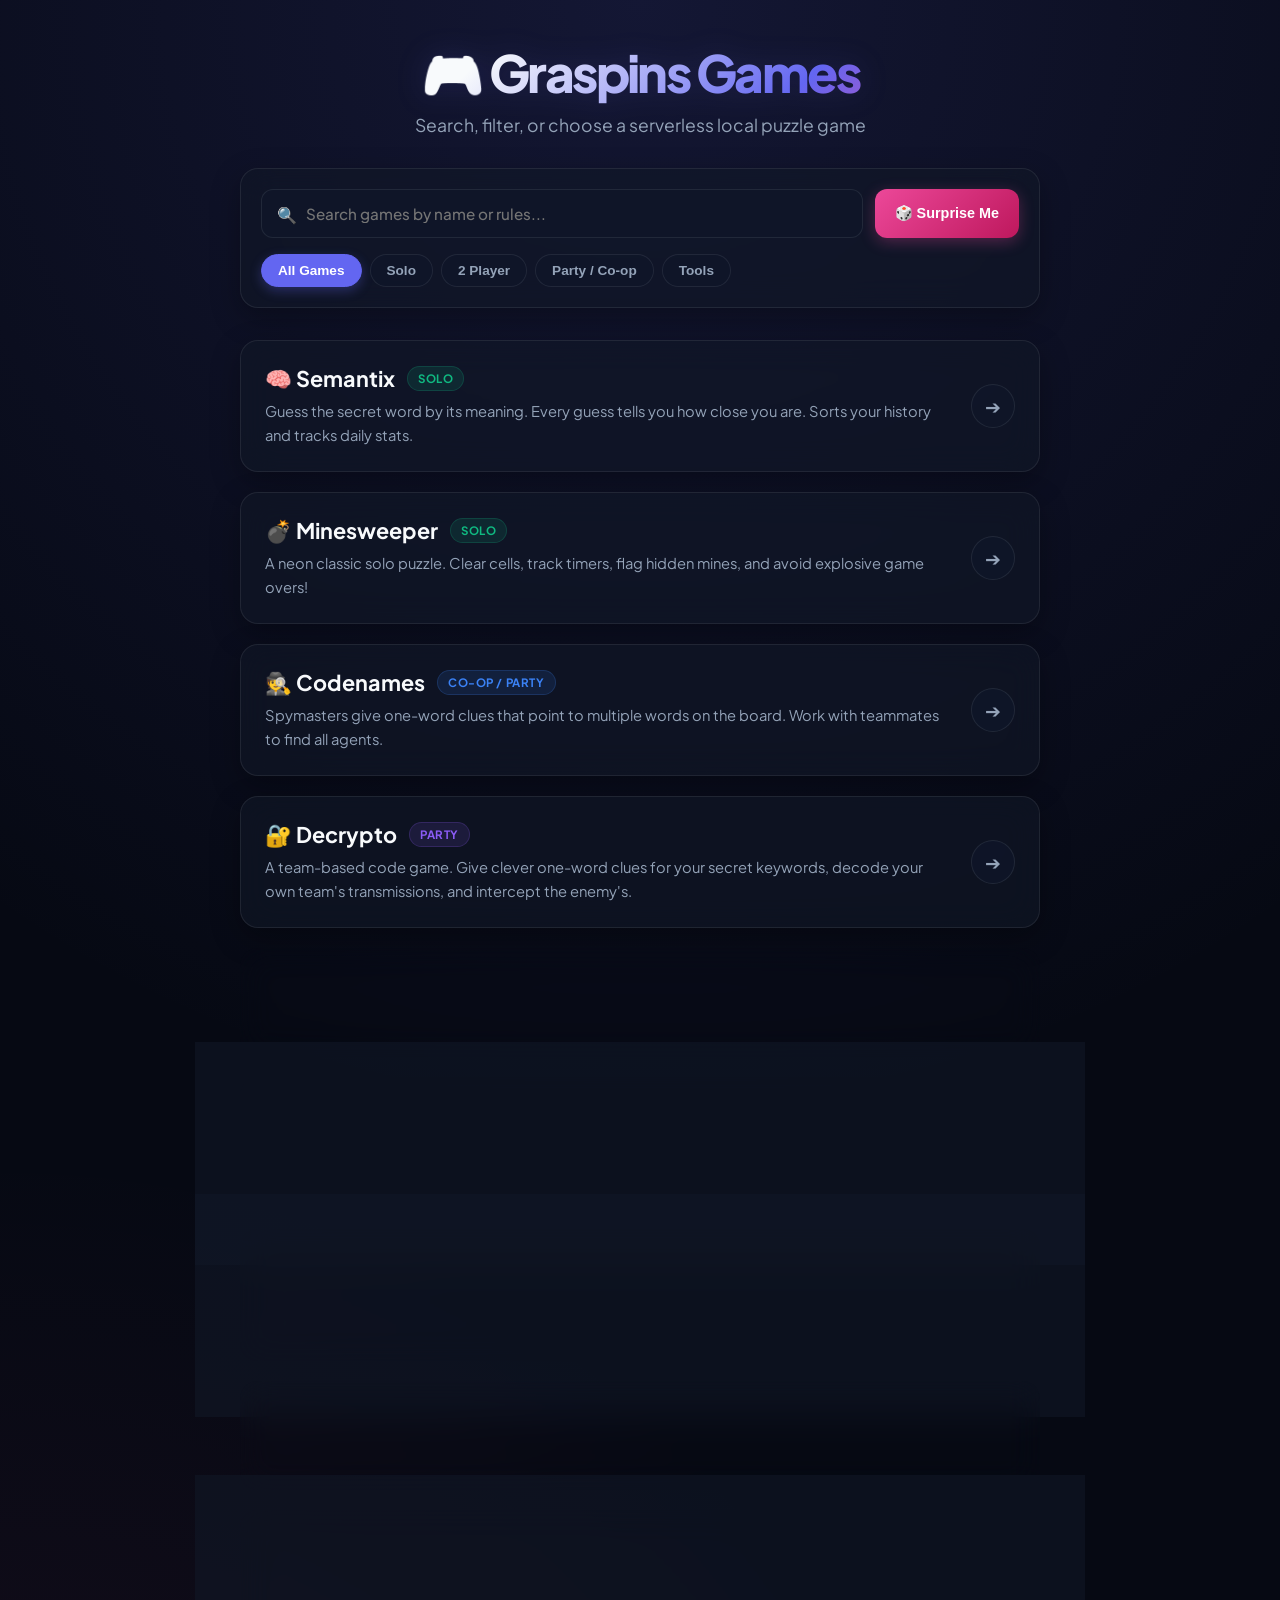
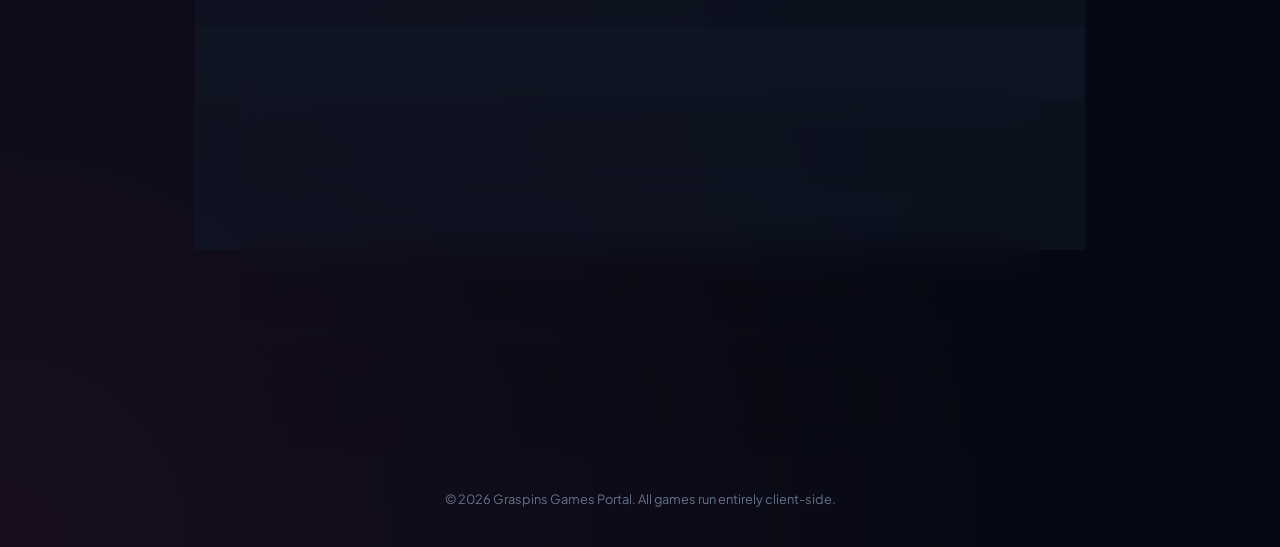
<file: index.html>
<!DOCTYPE html>
<html lang="en">
<head>
    <meta charset="UTF-8">
    <meta name="viewport" content="width=device-width, initial-scale=1.0">
    <title>Graspins Games Portal</title>
    <meta name="description" content="Play online word, logic, and local 2-player board games. Select a category or search to find your game.">
    <link rel="icon" href="data:image/svg+xml,<svg xmlns='http://www.w3.org/2000/svg' viewBox='0 0 100 100'><text y='.9em' font-size='90'>🎮</text></svg>">
    <link href="https://fonts.googleapis.com/css2?family=Plus+Jakarta+Sans:wght@300;400;500;600;700;800&display=swap" rel="stylesheet">
    <style>
        :root {
            --bg-page: #060913;
            --bg-card: rgba(17, 24, 39, 0.6);
            --bg-hover: rgba(30, 41, 59, 0.8);
            --border: rgba(255, 255, 255, 0.08);
            --border-hover: rgba(99, 102, 241, 0.4);
            --text-primary: #f8fafc;
            --text-secondary: #94a3b8;
            --text-muted: #64748b;
            --accent: #6366f1;
            --accent-hover: #4f46e5;
            --radius: 18px;
            --shadow: 0 10px 30px rgba(0, 0, 0, 0.3);
            --transition: all 0.3s cubic-bezier(0.4, 0, 0.2, 1);
        }

        * {
            box-sizing: border-box;
            margin: 0;
            padding: 0;
        }

        body {
            font-family: 'Plus Jakarta Sans', sans-serif;
            background: var(--bg-page);
            background-image: 
                radial-gradient(circle at 50% 0%, rgba(99, 102, 241, 0.15) 0%, transparent 50%),
                radial-gradient(circle at 0% 100%, rgba(236, 72, 153, 0.08) 0%, transparent 40%);
            color: var(--text-primary);
            min-height: 100vh;
            display: flex;
            flex-direction: column;
            align-items: center;
            justify-content: flex-start;
            padding: 40px 24px;
            overflow-y: scroll;
        }

        .container {
            width: 100%;
            max-width: 800px;
            text-align: center;
        }

        header {
            margin-bottom: 32px;
        }

        .logo {
            font-size: 3.2rem;
            font-weight: 800;
            letter-spacing: -0.05em;
            margin-bottom: 8px;
            background: linear-gradient(135deg, #f8fafc 30%, #6366f1 70%, #ec4899 100%);
            -webkit-background-clip: text;
            background-clip: text;
            -webkit-text-fill-color: transparent;
            filter: drop-shadow(0 0 15px rgba(99, 102, 241, 0.15));
            display: flex;
            align-items: center;
            justify-content: center;
            gap: 16px;
        }

        .subtitle {
            color: var(--text-secondary);
            font-size: 1.1rem;
            font-weight: 400;
        }

        /* Filter & Search Bar Section */
        .controls-panel {
            background: var(--bg-card);
            border: 1px solid var(--border);
            backdrop-filter: blur(16px);
            border-radius: var(--radius);
            padding: 20px;
            margin-bottom: 32px;
            box-shadow: var(--shadow);
            display: flex;
            flex-direction: column;
            gap: 16px;
        }

        .search-row {
            display: flex;
            gap: 12px;
            width: 100%;
        }

        .search-wrapper {
            position: relative;
            flex: 1;
        }

        .search-wrapper::before {
            content: "🔍";
            position: absolute;
            left: 16px;
            top: 50%;
            transform: translateY(-50%);
            font-size: 1rem;
            color: var(--text-secondary);
            pointer-events: none;
        }

        .search-input {
            width: 100%;
            background: rgba(15, 23, 42, 0.8);
            border: 1px solid var(--border);
            border-radius: 12px;
            padding: 14px 14px 14px 44px;
            color: #fff;
            font-family: inherit;
            font-size: 0.95rem;
            font-weight: 500;
            transition: var(--transition);
        }

        .search-input:focus {
            outline: none;
            border-color: var(--accent);
            box-shadow: 0 0 15px rgba(99, 102, 241, 0.2);
            background: rgba(15, 23, 42, 0.95);
        }

        .btn-surprise {
            background: linear-gradient(135deg, #ec4899 0%, #be185d 100%);
            color: #fff;
            border: none;
            border-radius: 12px;
            padding: 0 20px;
            font-size: 0.9rem;
            font-weight: 700;
            cursor: pointer;
            box-shadow: 0 4px 15px rgba(236, 72, 153, 0.3);
            white-space: nowrap;
            transition: var(--transition);
            display: flex;
            align-items: center;
            gap: 8px;
        }

        .btn-surprise:hover {
            transform: translateY(-1px);
            box-shadow: 0 6px 20px rgba(236, 72, 153, 0.45);
        }

        .btn-surprise:disabled {
            background: var(--bg-hover);
            color: var(--text-muted);
            box-shadow: none;
            cursor: not-allowed;
            transform: none;
        }

        .filter-tabs {
            display: flex;
            gap: 8px;
            flex-wrap: wrap;
            justify-content: flex-start;
        }

        .filter-tab {
            background: rgba(15, 23, 42, 0.5);
            border: 1px solid var(--border);
            color: var(--text-secondary);
            padding: 8px 16px;
            border-radius: 20px;
            font-size: 0.85rem;
            font-weight: 600;
            cursor: pointer;
            transition: var(--transition);
        }

        .filter-tab:hover {
            color: var(--text-primary);
            border-color: rgba(255, 255, 255, 0.2);
        }

        .filter-tab--active {
            background: var(--accent);
            border-color: var(--accent);
            color: #fff;
            box-shadow: 0 4px 12px rgba(99, 102, 241, 0.3);
        }

        /* Games Grid List */
        .games-grid {
            display: grid;
            grid-template-columns: 1fr;
            gap: 20px;
            margin-bottom: 40px;
        }

        .game-card {
            background: var(--bg-card);
            border: 1px solid var(--border);
            border-radius: var(--radius);
            backdrop-filter: blur(16px);
            padding: 24px;
            text-align: left;
            text-decoration: none;
            color: inherit;
            box-shadow: var(--shadow);
            display: flex;
            justify-content: space-between;
            align-items: center;
            transition: var(--transition);
            cursor: pointer;
            position: relative;
            animation: fadeIn 0.4s cubic-bezier(0.2, 0.8, 0.2, 1) forwards;
        }

        .game-card.hidden {
            display: none !important;
        }

        @keyframes fadeIn {
            from { opacity: 0; transform: translateY(16px) scale(0.98); }
            to { opacity: 1; transform: translateY(0) scale(1); }
        }

        .game-card:hover {
            transform: translateY(-3px);
            border-color: var(--border-hover);
            box-shadow: 0 10px 30px rgba(99, 102, 241, 0.15);
            background: var(--bg-hover);
        }

        /* Card highlight during Shuffle */
        .game-card.card--highlighted {
            border-color: #ec4899 !important;
            box-shadow: 0 0 25px rgba(236, 72, 153, 0.6) !important;
            transform: translateY(-6px) scale(1.02) !important;
            background: rgba(236, 72, 153, 0.12) !important;
        }

        .game-info {
            flex: 1;
            padding-right: 20px;
        }

        .game-title {
            font-size: 1.35rem;
            font-weight: 700;
            margin-bottom: 8px;
            display: flex;
            align-items: center;
            gap: 12px;
            color: var(--text-primary);
        }

        .game-desc {
            font-size: 0.92rem;
            color: var(--text-secondary);
            line-height: 1.6;
        }

        .game-arrow {
            width: 44px;
            height: 44px;
            background: rgba(15, 23, 42, 0.8);
            border: 1px solid var(--border);
            border-radius: 50%;
            display: flex;
            align-items: center;
            justify-content: center;
            font-size: 1.2rem;
            color: var(--text-secondary);
            transition: var(--transition);
        }

        .game-card:hover .game-arrow {
            background: var(--accent);
            border-color: var(--accent);
            color: #fff;
            transform: translateX(4px);
        }

        /* Disabled Card */
        .game-card--disabled {
            cursor: not-allowed;
            opacity: 0.5;
        }

        .game-card--disabled:hover {
            transform: none;
            border-color: var(--border);
            box-shadow: var(--shadow);
            background: var(--bg-card);
        }

        /* Categorized Badges */
        .badge {
            font-size: 0.72rem;
            font-weight: 700;
            padding: 4px 10px;
            border-radius: 999px;
            text-transform: uppercase;
            letter-spacing: 0.05em;
            border: 1px solid transparent;
        }

        .badge--solo { background: rgba(16, 185, 129, 0.12); color: #10b981; border-color: rgba(16, 185, 129, 0.2); }
        .badge--coop { background: rgba(59, 130, 246, 0.12); color: #3b82f6; border-color: rgba(59, 130, 246, 0.2); }
        .badge--party { background: rgba(139, 92, 246, 0.12); color: #8b5cf6; border-color: rgba(139, 92, 246, 0.2); }
        .badge--2player { background: rgba(239, 68, 68, 0.12); color: #ef4444; border-color: rgba(239, 68, 68, 0.2); }
        .badge--tool { background: rgba(13, 148, 136, 0.12); color: #0d9488; border-color: rgba(13, 148, 136, 0.2); }

        .badge--coming-soon {
            background: rgba(255, 255, 255, 0.05);
            color: var(--text-secondary);
            border-color: var(--border);
        }

        footer {
            font-size: 0.8rem;
            color: var(--text-muted);
            margin-top: 20px;
        }

        @media (max-width: 640px) {
            .logo { font-size: 2.4rem; }
            .controls-panel { padding: 14px; }
            .search-row { flex-direction: column; }
            .btn-surprise { height: 48px; justify-content: center; }
            .game-arrow { display: none; }
        }
    </style>
</head>
<body>

    <div class="container">
        <header>
            <div class="logo">🎮 Graspins Games</div>
            <div class="subtitle">Search, filter, or choose a serverless local puzzle game</div>
        </header>

        <!-- Controls Dashboard -->
        <div class="controls-panel">
            <div class="search-row">
                <div class="search-wrapper">
                    <input type="text" id="search-input" class="search-input" placeholder="Search games by name or rules..." autocomplete="off">
                </div>
                <button class="btn-surprise" id="btn-surprise">🎲 Surprise Me</button>
            </div>
            
            <div class="filter-tabs">
                <button class="filter-tab filter-tab--active" data-filter="all">All Games</button>
                <button class="filter-tab" data-filter="solo">Solo</button>
                <button class="filter-tab" data-filter="2player">2 Player</button>
                <button class="filter-tab" data-filter="party">Party / Co-op</button>
                <button class="filter-tab" data-filter="tool">Tools</button>
            </div>
        </div>

        <!-- Games List Grid -->
        <main class="games-grid" id="games-grid">

            <!-- SEMANTIX -->
            <a href="Semantix/index.html" class="game-card" data-category="solo">
                <div class="game-info">
                    <div class="game-title">
                        🧠 Semantix
                        <span class="badge badge--solo">Solo</span>
                    </div>
                    <div class="game-desc">Guess the secret word by its meaning. Every guess tells you how close you
                        are. Sorts your history and tracks daily stats.</div>
                </div>
                <div class="game-arrow">➔</div>
            </a>

            <!-- MINESWEEPER -->
            <a href="minesweeper/index.html" class="game-card" data-category="solo">
                <div class="game-info">
                    <div class="game-title">
                        💣 Minesweeper
                        <span class="badge badge--solo">Solo</span>
                    </div>
                    <div class="game-desc">A neon classic solo puzzle. Clear cells, track timers, flag hidden mines, and avoid explosive game overs!</div>
                </div>
                <div class="game-arrow">➔</div>
            </a>

            <!-- CODENAMES -->
            <a href="codenames/index.html" class="game-card" data-category="party">
                <div class="game-info">
                    <div class="game-title">
                        🕵️ Codenames
                        <span class="badge badge--coop">Co-op / Party</span>
                    </div>
                    <div class="game-desc">Spymasters give one-word clues that point to multiple words on the board.
                        Work with teammates to find all agents.</div>
                </div>
                <div class="game-arrow">➔</div>
            </a>

            <!-- DECRYPTO -->
            <a href="http://decrypto.graspins.com/" class="game-card" data-category="party">
                <div class="game-info">
                    <div class="game-title">
                        🔐 Decrypto
                        <span class="badge badge--party">Party</span>
                    </div>
                    <div class="game-desc">A team-based code game. Give clever one-word clues for your secret keywords, decode your own team's transmissions, and intercept the enemy's.</div>
                </div>
                <div class="game-arrow">➔</div>
            </a>

            <!-- CONNECT FOUR -->
            <a href="connect4/index.html" class="game-card" data-category="2player">
                <div class="game-info">
                    <div class="game-title">
                        🔴 Connect Four
                        <span class="badge badge--2player">2 Player</span>
                    </div>
                    <div class="game-desc">Drop chips into slots to form a line of four matching colors. Interactive gravity-bouncing physics!</div>
                </div>
                <div class="game-arrow">➔</div>
            </a>

            <!-- TIC-TAC-TOE -->
            <a href="tictactoe/index.html" class="game-card" data-category="2player">
                <div class="game-info">
                    <div class="game-title">
                        ❌ Tic-Tac-Toe (x0x)
                        <span class="badge badge--2player">2 Player</span>
                    </div>
                    <div class="game-desc">The classic game of X and O with a glowing neon layout, SVG mark drawing effects, and scoreboards.</div>
                </div>
                <div class="game-arrow">➔</div>
            </a>

            <!-- DOTS AND BOXES -->
            <a href="dotsandboxes/index.html" class="game-card" data-category="2player">
                <div class="game-info">
                    <div class="game-title">
                        📦 Dots & Boxes
                        <span class="badge badge--2player">2 Player</span>
                    </div>
                    <div class="game-desc">Draw lines between dots to claim boxes. A classic strategic board game, optimized for touch screens and local 2-player matches.</div>
                </div>
                <div class="game-arrow">➔</div>
            </a>

            <!-- SPY -->
            <a href="spy/index.html" class="game-card" data-category="party">
                <div class="game-info">
                    <div class="game-title">
                        🕶️ Spy (Who is the Spy?)
                        <span class="badge badge--party">Party</span>
                    </div>
                    <div class="game-desc">Find the spy among the players by asking clever questions without giving away
                        the secret location.</div>
                </div>
                <div class="game-arrow">➔</div>
            </a>

            <!-- JUST ONE -->
            <a href="justone/index.html" class="game-card" data-category="party">
                <div class="game-info">
                    <div class="game-title">
                        ☝️ Just One
                        <span class="badge badge--coop">Co-op</span>
                    </div>
                    <div class="game-desc">A cooperative party game. Write unique one-word clues to help your teammate
                        guess the secret word, but duplicates are discarded!</div>
                </div>
                <div class="game-arrow">➔</div>
            </a>

            <!-- COIN TOSS -->
            <a href="cointoss/index.html" class="game-card" data-category="tool">
                <div class="game-info">
                    <div class="game-title">
                        🪙 Coin Toss
                        <span class="badge badge--tool">Tool</span>
                    </div>
                    <div class="game-desc">Flip a custom 3D gold coin featuring a Dog Head (🐶) and Dog (🐕) with physical spinning transitions and synthesized chimes.</div>
                </div>
                <div class="game-arrow">➔</div>
            </a>

            <!-- MIXER -->
            <a href="mixer/index.html" class="game-card" data-category="tool">
                <div class="game-info">
                    <div class="game-title">
                        🎛️ Mixer
                        <span class="badge badge--tool">Tool</span>
                    </div>
                    <div class="game-desc">A handy tool to randomize teams, group pairings, and distribute players for
                        activities.</div>
                </div>
                <div class="game-arrow">➔</div>
            </a>

            <!-- FUTURE -->
            <div class="game-card game-card--disabled" id="game-future">
                <div class="game-info">
                    <div class="game-title">
                        ✨ More Games
                        <span class="badge badge--coming-soon">Planned</span>
                    </div>
                    <div class="game-desc">Stay tuned for more puzzle and multiplayer games hosted directly here.</div>
                </div>
            </div>
        </main>

        <footer>
            &copy; 2026 Graspins Games Portal. All games run entirely client-side.
        </footer>
    </div>

    <script>
        // Web Audio context for Surprise Me wheel sounds
        let audioCtx = null;
        function playTickSound(pitch = 600) {
            try {
                if (!audioCtx) {
                    audioCtx = new (window.AudioContext || window.webkitAudioContext)();
                }
                if (audioCtx.state === 'suspended') {
                    audioCtx.resume();
                }
                const osc = audioCtx.createOscillator();
                const gain = audioCtx.createGain();
                
                osc.type = 'sine';
                osc.frequency.setValueAtTime(pitch, audioCtx.currentTime);
                
                gain.gain.setValueAtTime(0.06, audioCtx.currentTime);
                gain.gain.exponentialRampToValueAtTime(0.001, audioCtx.currentTime + 0.05);
                
                osc.connect(gain);
                gain.connect(audioCtx.destination);
                osc.start();
                osc.stop(audioCtx.currentTime + 0.06);
            } catch(e) {}
        }

        // Filtering Logic
        const searchInput = document.getElementById('search-input');
        const filterTabs = document.querySelectorAll('.filter-tab');
        const cards = document.querySelectorAll('.game-card:not(#game-future)');
        let currentFilter = 'all';

        function filterGames() {
            const query = searchInput.value.toLowerCase().trim();
            cards.forEach(card => {
                const title = card.querySelector('.game-title').textContent.toLowerCase();
                const desc = card.querySelector('.game-desc').textContent.toLowerCase();
                const category = card.getAttribute('data-category');

                const matchesSearch = title.includes(query) || desc.includes(query);
                const matchesFilter = currentFilter === 'all' || category === currentFilter;

                if (matchesSearch && matchesFilter) {
                    card.classList.remove('hidden');
                } else {
                    card.classList.add('hidden');
                }
            });
        }

        // Event listeners for searching & filtering
        searchInput.addEventListener('input', filterGames);

        filterTabs.forEach(tab => {
            tab.addEventListener('click', () => {
                filterTabs.forEach(t => t.classList.remove('filter-tab--active'));
                tab.classList.add('filter-tab--active');
                currentFilter = tab.getAttribute('data-filter');
                filterGames();
            });
        });

        // "Surprise Me" Shuffle Picker
        const btnSurprise = document.getElementById('btn-surprise');
        let isShuffling = false;

        btnSurprise.addEventListener('click', () => {
            if (isShuffling) return;

            // Gather currently visible cards
            const visibleCards = Array.from(cards).filter(c => !c.classList.contains('hidden'));
            if (visibleCards.length === 0) return;

            isShuffling = true;
            btnSurprise.disabled = true;

            let currentIndex = 0;
            let duration = 60; // flash interval in ms
            let steps = 14 + Math.floor(Math.random() * 10); // total shuffle jumps
            let currentStep = 0;

            function shuffleCycle() {
                // Clear highlights
                visibleCards.forEach(c => c.classList.remove('card--highlighted'));

                // Set highlight on current element
                const activeCard = visibleCards[currentIndex];
                activeCard.classList.add('card--highlighted');
                
                // Play arcade ticking sound
                playTickSound(600 + (currentIndex * 60));

                // Move index
                currentIndex = (currentIndex + 1) % visibleCards.length;
                currentStep++;

                if (currentStep < steps) {
                    // Slow down progressively
                    if (currentStep > steps * 0.75) {
                        duration += 60;
                    } else if (currentStep > steps * 0.45) {
                        duration += 25;
                    }
                    setTimeout(shuffleCycle, duration);
                } else {
                    // Final Stop Highlight
                    playTickSound(1000);
                    setTimeout(() => {
                        activeCard.classList.remove('card--highlighted');
                        isShuffling = false;
                        btnSurprise.disabled = false;
                        activeCard.click(); // Open the chosen game!
                    }, 800);
                }
            }

            shuffleCycle();
        });
    </script>
</body>
</html>
</file>
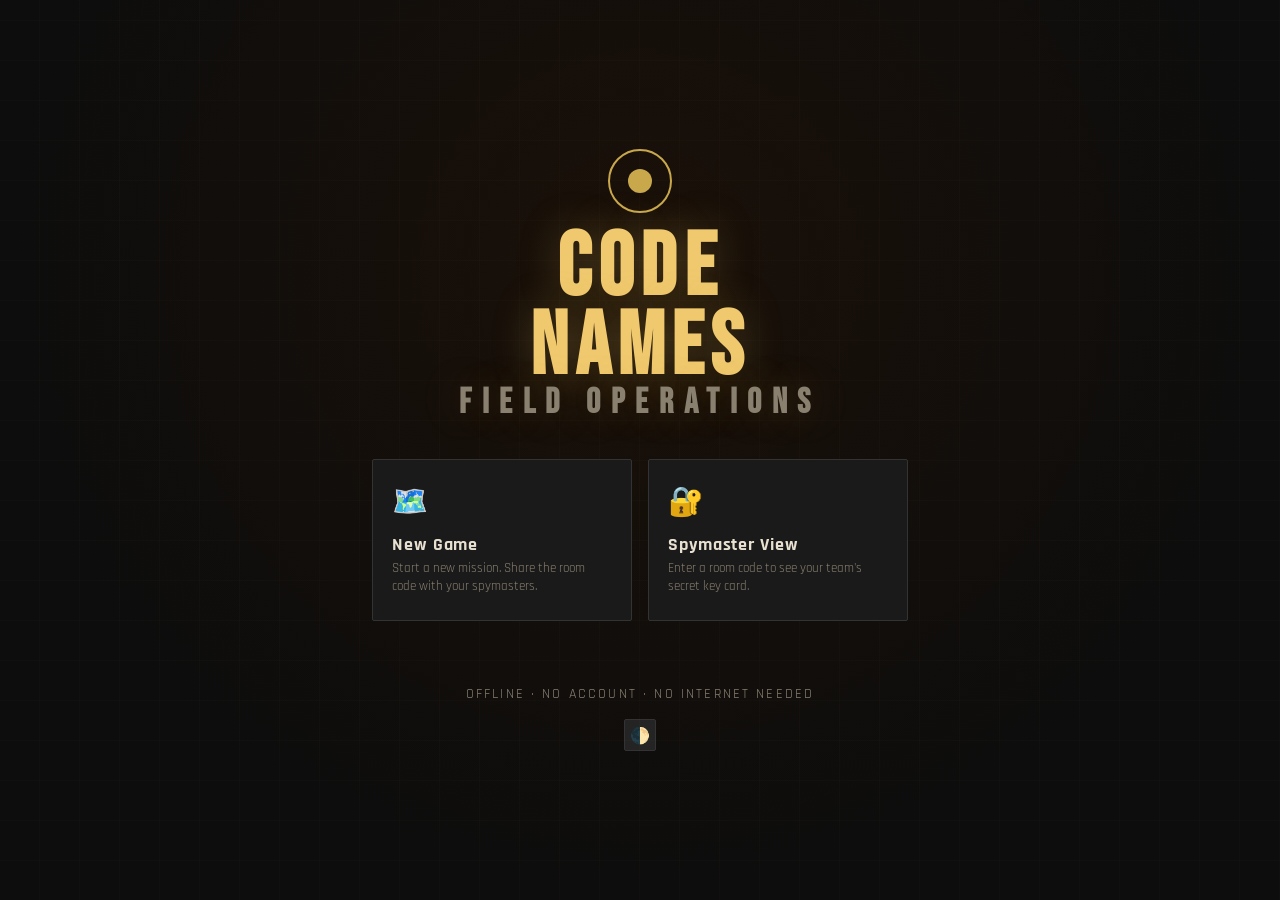
<file: codenames/index.html>
<!doctype html>
<html lang="en">
  <head>
    <meta charset="UTF-8" />
    <meta
      name="viewport"
      content="width=device-width, initial-scale=1.0, maximum-scale=1.0, user-scalable=no"
    />
    <title>Codenames</title>
    <style>
      @import url("https://fonts.googleapis.com/css2?family=Bebas+Neue&family=Rajdhani:wght@400;500;600;700&display=swap");

      :root {
        --red: #c0392b;
        --red-light: #e74c3c;
        --blue: #1a5276;
        --blue-light: #2980b9;
        --neutral: #7f8c8d;
        --assassin: #1a1a1a;
        --bystander: #d4b896;
        --bystander-dark: #b8986a;
        --bg: #0d0d0d;
        --surface: #1a1a1a;
        --surface2: #242424;
        --text: #e8e0d0;
        --text-dim: #8a8070;
        --gold: #c9a84c;
        --gold-light: #f0c96e;
        --border: #333;
      }

      /* ── LIGHT THEME ── */
      body.light {
        --bg: #f0ece4;
        --surface: #e8e2d8;
        --surface2: #ddd8ce;
        --text: #2a2218;
        --text-dim: #7a6e5e;
        --gold: #a07828;
        --gold-light: #c49a3c;
        --border: #c8c0b0;
        --assassin: #2a2a2a;
        --bystander: #c4a878;
        --bystander-dark: #9a7c4e;
      }

      body.light #home {
        background: radial-gradient(
          ellipse at 50% 30%,
          #e8dcc8 0%,
          #f0ece4 70%
        );
      }

      body.light #home::before {
        background-image:
          repeating-linear-gradient(
            0deg,
            transparent,
            transparent 39px,
            rgba(160, 120, 40, 0.06) 40px
          ),
          repeating-linear-gradient(
            90deg,
            transparent,
            transparent 39px,
            rgba(160, 120, 40, 0.06) 40px
          );
      }

      body.light input[type="text"] {
        background: #fff;
      }

      body.light .card:not(.revealed) {
        background: #fff;
      }
      body.light .card-word {
        color: var(--text);
      }
      body.light .revealed-bystander .card-word {
        color: #fff;
      }
      body.light .revealed-assassin {
        background: #2a2a2a;
      }
      body.light .revealed-assassin .card-word {
        color: #666;
      }

      body.light .spy-cell.type-bystander {
        color: #5a3a10;
      }

      /* theme toggle button */
      .theme-toggle {
        background: var(--surface2);
        border: 1px solid var(--border);
        color: var(--text-dim);
        font-size: 1rem;
        width: 32px;
        height: 32px;
        display: flex;
        align-items: center;
        justify-content: center;
        cursor: pointer;
        border-radius: 2px;
        transition: all 0.15s;
        flex-shrink: 0;
      }
      .theme-toggle:hover {
        border-color: var(--gold);
        color: var(--text);
      }

      * {
        box-sizing: border-box;
        margin: 0;
        padding: 0;
      }

      body {
        font-family: "Rajdhani", sans-serif;
        background: var(--bg);
        color: var(--text);
        min-height: 100vh;
        overflow-x: hidden;
      }

      /* ── SCREENS ── */
      .screen {
        display: none;
        min-height: 100vh;
      }
      .screen.active {
        display: flex;
        flex-direction: column;
      }

      /* ── HOME ── */
      #home {
        align-items: center;
        justify-content: center;
        background: radial-gradient(
          ellipse at 50% 30%,
          #1a1008 0%,
          #0d0d0d 70%
        );
        padding: 2rem;
        text-align: center;
        position: relative;
        overflow: hidden;
      }

      #home::before {
        content: "";
        position: absolute;
        inset: 0;
        background-image:
          repeating-linear-gradient(
            0deg,
            transparent,
            transparent 39px,
            rgba(201, 168, 76, 0.04) 40px
          ),
          repeating-linear-gradient(
            90deg,
            transparent,
            transparent 39px,
            rgba(201, 168, 76, 0.04) 40px
          );
        pointer-events: none;
      }

      .logo-wrap {
        margin-bottom: 2.5rem;
        position: relative;
      }

      .logo-eye {
        width: 64px;
        height: 64px;
        margin: 0 auto 1rem;
        border: 2px solid var(--gold);
        border-radius: 50%;
        display: flex;
        align-items: center;
        justify-content: center;
        position: relative;
        animation: pulse 3s ease-in-out infinite;
      }

      .logo-eye::after {
        content: "";
        width: 24px;
        height: 24px;
        background: var(--gold);
        border-radius: 50%;
      }

      @keyframes pulse {
        0%,
        100% {
          box-shadow: 0 0 0 0 rgba(201, 168, 76, 0.4);
        }
        50% {
          box-shadow: 0 0 0 12px rgba(201, 168, 76, 0);
        }
      }

      h1.title {
        font-family: "Bebas Neue", sans-serif;
        font-size: clamp(3rem, 10vw, 5.5rem);
        letter-spacing: 0.08em;
        color: var(--gold-light);
        text-shadow: 0 0 40px rgba(201, 168, 76, 0.3);
        line-height: 0.9;
      }

      h1.title span {
        color: var(--text-dim);
        font-size: 0.4em;
        display: block;
        letter-spacing: 0.3em;
      }

      .tagline {
        font-size: 0.9rem;
        color: var(--text-dim);
        letter-spacing: 0.15em;
        text-transform: uppercase;
        margin-top: 0.5rem;
      }

      .home-cards {
        display: flex;
        gap: 1rem;
        flex-wrap: wrap;
        justify-content: center;
        width: 100%;
        max-width: 600px;
        margin-bottom: 2rem;
      }

      .mode-card {
        flex: 1;
        min-width: 160px;
        max-width: 260px;
        background: var(--surface);
        border: 1px solid var(--border);
        border-radius: 2px;
        padding: 1.5rem 1.2rem;
        cursor: pointer;
        transition: all 0.2s;
        text-align: left;
        position: relative;
        overflow: hidden;
      }

      .mode-card::before {
        content: "";
        position: absolute;
        top: 0;
        left: 0;
        right: 0;
        height: 2px;
        transition: opacity 0.2s;
        opacity: 0;
      }

      .mode-card.red-card::before {
        background: var(--red-light);
      }
      .mode-card.blue-card::before {
        background: var(--blue-light);
      }
      .mode-card.neutral-card::before {
        background: var(--gold);
      }

      .mode-card:hover {
        border-color: var(--gold);
        transform: translateY(-2px);
      }
      .mode-card:hover::before {
        opacity: 1;
      }

      .mode-icon {
        font-size: 1.8rem;
        margin-bottom: 0.8rem;
      }
      .mode-title {
        font-size: 1.1rem;
        font-weight: 700;
        color: var(--text);
        letter-spacing: 0.05em;
        margin-bottom: 0.3rem;
      }
      .mode-desc {
        font-size: 0.8rem;
        color: var(--text-dim);
        line-height: 1.4;
      }

      .room-form {
        display: flex;
        flex-direction: column;
        gap: 0.75rem;
        width: 100%;
        max-width: 340px;
      }

      .home-section {
        display: flex;
        flex-direction: column;
        gap: 0.7rem;
        width: 100%;
        max-width: 340px;
        text-align: left;
      }

      .home-section .btn-primary {
        margin-top: 0.6rem;
      }
      .home-section .back-btn {
        width: 100%;
      }

      .hint-text {
        font-size: 0.75rem;
        color: var(--text-dim);
        margin-top: -0.3rem;
      }

      .field-label {
        font-size: 0.7rem;
        letter-spacing: 0.2em;
        text-transform: uppercase;
        color: var(--text-dim);
        margin-bottom: 0.3rem;
      }

      input[type="text"] {
        width: 100%;
        background: var(--surface2);
        border: 1px solid var(--border);
        color: var(--text);
        font-family: "Bebas Neue", sans-serif;
        font-size: 1.8rem;
        letter-spacing: 0.15em;
        padding: 0.6rem 0.8rem;
        outline: none;
        border-radius: 2px;
        text-align: center;
        text-transform: uppercase;
        transition: border-color 0.2s;
      }

      input[type="text"]:focus {
        border-color: var(--gold);
      }
      input[type="text"]::placeholder {
        color: var(--text-dim);
        opacity: 0.4;
      }

      .team-toggle {
        display: flex;
        gap: 0.5rem;
      }

      .team-btn {
        flex: 1;
        padding: 0.7rem;
        border: 1px solid var(--border);
        background: var(--surface2);
        color: var(--text-dim);
        font-family: "Rajdhani", sans-serif;
        font-size: 0.9rem;
        font-weight: 700;
        letter-spacing: 0.1em;
        text-transform: uppercase;
        cursor: pointer;
        border-radius: 2px;
        transition: all 0.15s;
      }

      .team-btn.red.active {
        background: var(--red);
        border-color: var(--red-light);
        color: white;
      }
      .team-btn.blue.active {
        background: var(--blue);
        border-color: var(--blue-light);
        color: white;
      }
      .team-btn:not(.active):hover {
        border-color: var(--gold);
        color: var(--text);
      }

      .category-toggle {
        display: flex;
        gap: 0.5rem;
      }

      .category-btn {
        flex: 1;
        padding: 0.6rem 0.3rem;
        border: 1px solid var(--border);
        background: var(--surface2);
        color: var(--text-dim);
        font-family: "Rajdhani", sans-serif;
        font-size: 0.72rem;
        font-weight: 700;
        letter-spacing: 0.05em;
        text-transform: uppercase;
        cursor: pointer;
        border-radius: 2px;
        transition: all 0.15s;
        display: flex;
        flex-direction: column;
        align-items: center;
        justify-content: flex-start;
        gap: 0.3rem;
        line-height: 1.15;
        text-align: center;
        min-width: 0;
      }

      .category-btn .cat-icon {
        font-size: 1.4rem;
        line-height: 1;
      }

      .category-btn.active {
        background: var(--gold);
        color: #0d0d0d;
        border-color: var(--gold);
      }

      .category-btn:not(.active):hover {
        border-color: var(--gold);
        color: var(--text);
      }

      .era-filter {
        display: flex;
        flex-direction: column;
        gap: 0.35rem;
        animation: era-reveal 0.2s ease-out;
      }

      @keyframes era-reveal {
        from {
          opacity: 0;
          transform: translateY(-4px);
        }
        to {
          opacity: 1;
          transform: translateY(0);
        }
      }

      .era-chips {
        display: flex;
        flex-wrap: wrap;
        gap: 0.35rem;
      }

      .era-btn {
        padding: 0.4rem 0.7rem;
        border: 1px solid var(--border);
        background: var(--surface2);
        color: var(--text-dim);
        font-family: "Rajdhani", sans-serif;
        font-size: 0.75rem;
        font-weight: 600;
        letter-spacing: 0.06em;
        text-transform: uppercase;
        cursor: pointer;
        border-radius: 12px;
        transition: all 0.15s;
        white-space: nowrap;
      }

      .era-btn.active {
        background: var(--gold);
        color: #0d0d0d;
        border-color: var(--gold);
      }

      .era-btn:not(.active):hover {
        border-color: var(--gold);
        color: var(--text);
      }

      .btn-primary {
        background: var(--gold);
        color: #0d0d0d;
        border: none;
        font-family: "Bebas Neue", sans-serif;
        font-size: 1.2rem;
        letter-spacing: 0.15em;
        padding: 0.8rem 2rem;
        cursor: pointer;
        border-radius: 2px;
        transition: all 0.15s;
        width: 100%;
      }

      .btn-primary:hover {
        background: var(--gold-light);
        transform: translateY(-1px);
      }
      .btn-primary:active {
        transform: translateY(0);
      }

      .divider {
        display: flex;
        align-items: center;
        gap: 1rem;
        color: var(--text-dim);
        font-size: 0.75rem;
        letter-spacing: 0.1em;
        margin: 0.5rem 0;
      }

      .divider::before,
      .divider::after {
        content: "";
        flex: 1;
        height: 1px;
        background: var(--border);
      }

      /* ── BOARD SCREEN ── */
      #board-screen {
        background: var(--bg);
      }

      .board-header {
        display: grid;
        grid-template-columns: auto 1fr auto auto;
        align-items: center;
        padding: 0.6rem 1rem;
        background: var(--surface);
        border-bottom: 1px solid var(--border);
        gap: 0.6rem 1rem;
      }

      .board-header .score-display {
        justify-self: center;
      }
      .board-header .turn-indicator {
        justify-self: end;
      }

      @media (max-width: 720px) {
        .board-header {
          grid-template-columns: 1fr auto;
          grid-template-areas:
            "room actions"
            "score score"
            "turn turn";
          row-gap: 0.5rem;
        }
        .board-header > .room-badge {
          grid-area: room;
          justify-self: start;
        }
        .board-header > .header-actions {
          grid-area: actions;
          justify-self: end;
        }
        .board-header > .score-display {
          grid-area: score;
          justify-self: center;
        }
        .board-header > .turn-indicator {
          grid-area: turn;
          justify-self: center;
        }
      }

      .room-badge {
        font-family: "Bebas Neue", sans-serif;
        font-size: 0.85rem;
        letter-spacing: 0.2em;
        color: var(--text-dim);
      }

      .room-badge span {
        color: var(--gold);
        font-size: 1.1rem;
      }

      .score-display {
        display: flex;
        gap: 1.5rem;
        align-items: center;
      }

      .score-team {
        display: flex;
        flex-direction: column;
        align-items: center;
        line-height: 1;
      }

      .score-num {
        font-family: "Bebas Neue", sans-serif;
        font-size: 2rem;
      }

      .score-label {
        font-size: 0.6rem;
        letter-spacing: 0.15em;
        text-transform: uppercase;
        color: var(--text-dim);
      }

      .score-team.red .score-num {
        color: var(--red-light);
      }
      .score-team.blue .score-num {
        color: var(--blue-light);
      }

      .turn-indicator {
        font-family: "Bebas Neue", sans-serif;
        font-size: 1rem;
        letter-spacing: 0.1em;
        padding: 0.3rem 0.8rem;
        border-radius: 2px;
        border: 1px solid currentColor;
      }

      .turn-indicator.red {
        color: var(--red-light);
        border-color: var(--red);
      }
      .turn-indicator.blue {
        color: var(--blue-light);
        border-color: var(--blue);
      }

      .header-actions {
        display: flex;
        gap: 0.5rem;
      }

      .btn-sm {
        background: var(--surface2);
        border: 1px solid var(--border);
        color: var(--text-dim);
        font-family: "Rajdhani", sans-serif;
        font-size: 0.75rem;
        font-weight: 600;
        letter-spacing: 0.1em;
        text-transform: uppercase;
        padding: 0.4rem 0.8rem;
        cursor: pointer;
        border-radius: 2px;
        transition: all 0.15s;
      }

      .btn-sm:hover {
        border-color: var(--gold);
        color: var(--text);
      }
      .btn-sm.danger:hover {
        border-color: var(--red-light);
        color: var(--red-light);
      }

      /* ── GRID ── */
      .grid-wrap {
        flex: 1;
        display: flex;
        align-items: center;
        justify-content: center;
        padding: 1rem;
      }

      .grid {
        display: grid;
        grid-template-columns: repeat(5, 1fr);
        gap: 0.5rem;
        width: 100%;
        max-width: 900px;
      }

      .card {
        aspect-ratio: 3/2;
        background: var(--surface2);
        border: 1px solid var(--border);
        border-radius: 3px;
        display: flex;
        align-items: center;
        justify-content: center;
        cursor: pointer;
        position: relative;
        overflow: hidden;
        transition: all 0.15s;
        user-select: none;
      }

      .card:hover:not(.revealed) {
        border-color: var(--gold);
        transform: scale(1.02);
      }
      .card:active:not(.revealed) {
        transform: scale(0.98);
      }

      .card-word {
        font-family: "Bebas Neue", sans-serif;
        font-size: clamp(1.1rem, 3vw, 1.7rem);
        letter-spacing: 0.06em;
        color: var(--text);
        text-align: center;
        padding: 0.2rem;
        transition: color 0.2s;
        z-index: 1;
        line-height: 1.05;
        word-break: break-word;
        hyphens: auto;
      }

      /* Adaptive sizing for long titles on the main board */
      .card[data-len="long"] .card-word {
        font-size: clamp(0.95rem, 2.4vw, 1.35rem);
      }
      .card[data-len="xlong"] .card-word {
        font-size: clamp(0.75rem, 1.9vw, 1.05rem);
        letter-spacing: 0.02em;
      }

      /* ── Pictures mode (official rules: 20 cards, 5x4) ── */
      .grid.pictures-mode {
        grid-template-columns: repeat(5, 1fr);
        max-width: 1000px;
      }

      .card.pic {
        aspect-ratio: 4/3;
        padding: 0;
        background: var(--surface2);
      }

      .card-pic {
        width: 100%;
        height: 100%;
        object-fit: cover;
        display: block;
        transition:
          opacity 0.2s,
          filter 0.2s;
      }

      /* Revealed picture cards: photo dims, team color floods over it */
      .card.pic.revealed .card-pic {
        opacity: 0.25;
        filter: grayscale(0.8);
      }
      .card.pic.revealed::after {
        content: "";
        position: absolute;
        inset: 0;
        pointer-events: none;
        border-radius: inherit;
      }
      .card.pic.revealed-red {
        border: 3px solid var(--red);
      }
      .card.pic.revealed-red::after {
        background: rgba(192, 57, 43, 0.45);
      }
      .card.pic.revealed-blue {
        border: 3px solid var(--blue);
      }
      .card.pic.revealed-blue::after {
        background: rgba(41, 128, 185, 0.45);
      }
      .card.pic.revealed-bystander {
        border: 3px solid var(--bystander);
      }
      .card.pic.revealed-bystander::after {
        background: rgba(212, 184, 150, 0.45);
      }
      .card.pic.revealed-assassin {
        border: 3px solid #000;
      }
      .card.pic.revealed-assassin::after {
        background: rgba(0, 0, 0, 0.75);
      }

      /* Spymaster overlay (colored background hint) */
      .card.spy-red {
        border-color: rgba(192, 57, 43, 0.6);
        background: rgba(192, 57, 43, 0.15);
      }
      .card.spy-blue {
        border-color: rgba(41, 128, 185, 0.5);
        background: rgba(41, 128, 185, 0.15);
      }
      .card.spy-assassin {
        border-color: rgba(30, 30, 30, 0.9);
        background: rgba(10, 10, 10, 0.6);
      }
      .card.spy-bystander {
        border-color: rgba(212, 184, 150, 0.4);
        background: rgba(212, 184, 150, 0.08);
      }

      /* Revealed states */
      .card.revealed {
        cursor: default;
      }
      .card.revealed:hover {
        transform: none;
        border-color: var(--border);
      }

      .card.revealed-red {
        background: var(--red);
        border-color: var(--red-light);
      }

      .card.revealed-red .card-word {
        color: white;
      }

      .card.revealed-blue {
        background: var(--blue);
        border-color: var(--blue-light);
      }

      .card.revealed-blue .card-word {
        color: white;
      }

      .card.revealed-bystander {
        background: var(--bystander-dark);
        border-color: var(--bystander);
      }

      .card.revealed-bystander .card-word {
        color: #2d1a00;
      }

      .card.revealed-assassin {
        background: #111;
        border-color: #333;
      }

      .card.revealed-assassin .card-word {
        color: #555;
      }

      .card.revealed-assassin::after {
        content: "✕";
        position: absolute;
        font-size: 2rem;
        color: #333;
        font-family: sans-serif;
      }

      .card-badge {
        position: absolute;
        top: 4px;
        right: 4px;
        width: 8px;
        height: 8px;
        border-radius: 50%;
      }

      .spy-red .card-badge {
        background: var(--red-light);
      }
      .spy-blue .card-badge {
        background: var(--blue-light);
      }
      .spy-assassin .card-badge {
        background: #555;
      }

      /* ── SPYMASTER SCREEN ── */
      #spy-screen {
        background: var(--bg);
      }

      .spy-header {
        padding: 0.6rem 0.8rem;
        background: var(--surface);
        border-bottom: 1px solid var(--border);
        display: grid;
        grid-template-columns: 1fr auto;
        gap: 0.5rem 0.8rem;
        align-items: center;
      }

      .spy-header-top {
        display: flex;
        align-items: center;
        gap: 0.8rem;
        flex-wrap: wrap;
        min-width: 0;
      }

      .spy-header-actions {
        display: flex;
        gap: 0.4rem;
        align-items: center;
        flex-shrink: 0;
      }

      .spy-header-bottom {
        grid-column: 1 / -1;
        display: flex;
        align-items: center;
        justify-content: space-between;
        gap: 0.5rem;
        flex-wrap: wrap;
      }

      @media (min-width: 600px) {
        .spy-header {
          grid-template-columns: auto 1fr auto auto;
        }
        .spy-header-bottom {
          grid-column: auto;
          justify-content: flex-end;
          gap: 1rem;
        }
      }

      .spy-title {
        font-family: "Bebas Neue", sans-serif;
        font-size: 1.1rem;
        letter-spacing: 0.15em;
      }

      .spy-title.red {
        color: var(--red-light);
      }
      .spy-title.blue {
        color: var(--blue-light);
      }

      .spy-grid-wrap {
        flex: 1;
        display: flex;
        align-items: center;
        justify-content: center;
        padding: 0.6rem;
      }

      .spy-grid {
        display: grid;
        grid-template-columns: repeat(5, 1fr);
        gap: 4px;
        width: 100%;
        max-width: 100%;
      }

      @media (min-width: 600px) {
        .spy-grid {
          max-width: 480px;
        }
        .spy-grid-wrap {
          padding: 1rem;
        }
      }

      .spy-cell {
        aspect-ratio: 1;
        border-radius: 3px;
        display: flex;
        flex-direction: column;
        align-items: center;
        justify-content: center;
        font-family: "Bebas Neue", sans-serif;
        font-size: clamp(0.7rem, 2.8vw, 1.05rem);
        letter-spacing: 0.04em;
        text-align: center;
        padding: 3px;
        border: 1px solid transparent;
        position: relative;
        transition: opacity 0.3s;
        gap: 1px;
      }

      .spy-cell.type-red {
        background: var(--red);
        color: white;
        border-color: var(--red-light);
      }
      .spy-cell.type-blue {
        background: var(--blue);
        color: white;
        border-color: var(--blue-light);
      }
      .spy-cell.type-assassin {
        background: #111;
        color: #555;
        border-color: #333;
      }
      .spy-cell.type-bystander {
        background: var(--bystander-dark);
        color: #2d1a00;
        border-color: var(--bystander);
      }
      .spy-cell.done {
        opacity: 0.35;
      }
      .spy-cell.done .spy-word {
        text-decoration: line-through;
        opacity: 0.5;
      }
      .spy-cell.done::before {
        content: "✓";
        position: absolute;
        top: 2px;
        right: 4px;
        font-size: 0.75em;
        color: rgba(255, 255, 255, 0.7);
        font-family: sans-serif;
        line-height: 1;
      }

      /* Word label centered inside cell */
      .spy-word {
        font-size: clamp(0.95rem, 3.6vw, 1.25rem);
        text-align: center;
        overflow: hidden;
        width: 100%;
        padding: 0 2px;
        opacity: 1;
        line-height: 1.05;
        letter-spacing: 0.02em;
        /* Allow wrapping for multi-word titles, with bounded line count */
        display: -webkit-box;
        -webkit-line-clamp: 3;
        -webkit-box-orient: vertical;
        word-break: break-word;
        hyphens: auto;
      }

      /* Auto-shrink the word in cells that hold longer titles */
      .spy-cell[data-len="long"] .spy-word {
        font-size: clamp(0.7rem, 2.6vw, 0.95rem);
      }
      .spy-cell[data-len="xlong"] .spy-word {
        font-size: clamp(0.55rem, 2.1vw, 0.8rem);
      }

      /* ── Spy view pictures mode ── */
      .spy-grid.pictures-mode {
        grid-template-columns: repeat(4, 1fr);
      }

      @media (min-width: 600px) {
        .spy-grid.pictures-mode {
          grid-template-columns: repeat(5, 1fr);
          max-width: 560px;
        }
      }

      .spy-cell.pic {
        aspect-ratio: 4/3;
        padding: 0;
        overflow: hidden;
        border-width: 3px;
        border-style: solid;
      }

      .spy-pic {
        width: 100%;
        height: 100%;
        object-fit: cover;
        display: block;
      }

      /* Team color comes from the border + a subtle tint overlay so the photo stays visible */
      .spy-cell.pic.type-red {
        border-color: var(--red);
        background: var(--red);
      }
      .spy-cell.pic.type-blue {
        border-color: var(--blue);
        background: var(--blue);
      }
      .spy-cell.pic.type-assassin {
        border-color: #000;
        background: #000;
      }
      .spy-cell.pic.type-bystander {
        border-color: var(--bystander);
        background: var(--bystander);
      }

      .spy-cell.pic::after {
        content: "";
        position: absolute;
        inset: 0;
        pointer-events: none;
      }
      .spy-cell.pic.type-red::after {
        background: rgba(192, 57, 43, 0.22);
      }
      .spy-cell.pic.type-blue::after {
        background: rgba(41, 128, 185, 0.22);
      }
      .spy-cell.pic.type-bystander::after {
        background: rgba(212, 184, 150, 0.18);
      }
      .spy-cell.pic.type-assassin .spy-pic {
        opacity: 0.5;
        filter: grayscale(1);
      }

      .spy-cell.pic.done .spy-pic {
        opacity: 0.25;
        filter: grayscale(0.8);
      }
      .spy-cell.pic.done::before {
        font-size: 1.3em;
        top: 4px;
        right: 6px;
        text-shadow: 0 0 4px rgba(0, 0, 0, 0.8);
      }

      .spy-legend {
        display: flex;
        justify-content: center;
        gap: 1rem;
        padding: 0.8rem 1rem;
        border-top: 1px solid var(--border);
        background: var(--surface);
        flex-wrap: wrap;
      }

      .legend-item {
        display: flex;
        align-items: center;
        gap: 0.4rem;
        font-size: 0.75rem;
        color: var(--text-dim);
        letter-spacing: 0.05em;
      }

      .legend-dot {
        width: 10px;
        height: 10px;
        border-radius: 2px;
        flex-shrink: 0;
      }

      .legend-dot.red {
        background: var(--red-light);
      }
      .legend-dot.blue {
        background: var(--blue-light);
      }
      .legend-dot.assassin {
        background: #333;
        border: 1px solid #555;
      }
      .legend-dot.bystander {
        background: var(--bystander-dark);
      }

      /* ── OVERLAY / MODALS ── */
      .modal-overlay {
        position: fixed;
        inset: 0;
        background: rgba(0, 0, 0, 0.85);
        display: flex;
        align-items: center;
        justify-content: center;
        z-index: 100;
        padding: 1rem;
      }

      .modal {
        background: var(--surface);
        border: 1px solid var(--border);
        border-radius: 3px;
        padding: 2rem;
        max-width: 400px;
        width: 100%;
        text-align: center;
      }

      .modal h2 {
        font-family: "Bebas Neue", sans-serif;
        font-size: 2rem;
        letter-spacing: 0.1em;
        margin-bottom: 0.5rem;
      }

      .modal h2.red {
        color: var(--red-light);
      }
      .modal h2.blue {
        color: var(--blue-light);
      }
      .modal h2.assassin {
        color: #888;
      }

      .modal p {
        color: var(--text-dim);
        margin-bottom: 1.5rem;
        line-height: 1.5;
      }

      .modal-btns {
        display: flex;
        gap: 0.5rem;
        align-items: stretch;
      }
      .modal-btns .btn-sm {
        padding: 0.6rem 0.8rem;
        font-size: 0.85rem;
      }

      /* ── TOAST ── */
      .toast {
        position: fixed;
        bottom: 1.5rem;
        left: 50%;
        transform: translateX(-50%) translateY(100px);
        background: var(--surface);
        border: 1px solid var(--gold);
        color: var(--gold);
        font-family: "Bebas Neue", sans-serif;
        font-size: 0.9rem;
        letter-spacing: 0.15em;
        padding: 0.6rem 1.5rem;
        border-radius: 2px;
        transition: transform 0.3s;
        z-index: 200;
        white-space: nowrap;
      }

      .toast.show {
        transform: translateX(-50%) translateY(0);
      }

      /* ── JOIN FORM IN SPYMASTER ── */
      .join-wrap {
        flex: 1;
        display: flex;
        flex-direction: column;
        align-items: center;
        justify-content: center;
        padding: 2rem;
        gap: 1.2rem;
        text-align: center;
      }

      .join-wrap h2 {
        font-family: "Bebas Neue", sans-serif;
        font-size: 1.8rem;
        letter-spacing: 0.1em;
        color: var(--gold-light);
      }

      .badge-team {
        display: inline-block;
        font-family: "Bebas Neue", sans-serif;
        font-size: 1rem;
        letter-spacing: 0.15em;
        padding: 0.2rem 0.8rem;
        border-radius: 2px;
      }

      .badge-team.red {
        background: var(--red);
        color: white;
      }
      .badge-team.blue {
        background: var(--blue);
        color: white;
      }

      /* ── HINT BAR ── */
      .hint-bar {
        padding: 0.5rem 1rem;
        background: var(--surface2);
        border-top: 1px solid var(--border);
        display: flex;
        align-items: center;
        gap: 0.5rem;
        font-size: 0.75rem;
        color: var(--text-dim);
        letter-spacing: 0.05em;
      }

      .hint-bar span {
        color: var(--gold);
      }

      /* Responsive */
      @media (max-width: 480px) {
        .board-header {
          padding: 0.4rem 0.6rem;
        }
        .grid-wrap {
          padding: 0.4rem;
        }
        .grid {
          gap: 0.3rem;
        }
        .card-word {
          font-size: 0.65rem;
        }
        .score-num {
          font-size: 1.5rem;
        }
      }
      /* ══════════════════════════════════════════════════
     MOTION & CELEBRATION
     ══════════════════════════════════════════════════ */

      /* Screen transitions: each screen fades and rises on entry */
      .screen.active {
        animation: screen-enter 0.28s cubic-bezier(0.22, 1, 0.36, 1);
      }
      @keyframes screen-enter {
        from {
          opacity: 0;
          transform: translateY(10px);
        }
        to {
          opacity: 1;
          transform: translateY(0);
        }
      }

      /* Card reveal: only the freshly revealed card flips (class set in JS) */
      .card.just-revealed {
        animation: card-flip 0.45s cubic-bezier(0.34, 1.3, 0.64, 1);
        backface-visibility: hidden;
      }
      @keyframes card-flip {
        0% {
          transform: rotateY(0deg) scale(1);
        }
        45% {
          transform: rotateY(90deg) scale(1.06);
        }
        100% {
          transform: rotateY(0deg) scale(1);
        }
      }

      .spy-cell.just-revealed {
        animation: spy-done-pop 0.4s cubic-bezier(0.34, 1.4, 0.64, 1);
      }
      @keyframes spy-done-pop {
        0% {
          transform: scale(1);
        }
        40% {
          transform: scale(0.88);
        }
        100% {
          transform: scale(1);
        }
      }

      /* Turn indicator: pulse on change (class re-triggered in JS) */
      .turn-indicator.turn-changed {
        animation: turn-pulse 0.5s cubic-bezier(0.34, 1.4, 0.64, 1);
      }
      @keyframes turn-pulse {
        0% {
          transform: scale(1);
        }
        35% {
          transform: scale(1.18);
        }
        100% {
          transform: scale(1);
        }
      }

      /* Win flash overlay: covers viewport briefly in team color */
      #win-flash {
        position: fixed;
        inset: 0;
        pointer-events: none;
        opacity: 0;
        z-index: 250;
      }
      #win-flash.flash-red {
        background: var(--red);
      }
      #win-flash.flash-blue {
        background: var(--blue);
      }
      #win-flash.flash-dark {
        background: #000;
      }
      #win-flash.flashing {
        animation: win-flash 0.5s ease-out;
      }
      @keyframes win-flash {
        0% {
          opacity: 0;
        }
        25% {
          opacity: 0.55;
        }
        100% {
          opacity: 0;
        }
      }

      /* Confetti canvas sits above everything except the modal content */
      #confetti-canvas {
        position: fixed;
        inset: 0;
        pointer-events: none;
        z-index: 300;
        display: none;
      }
      #confetti-canvas.running {
        display: block;
      }

      /* Winner modal: dramatic entrance */
      .modal.celebrate {
        animation: modal-pop 0.45s cubic-bezier(0.34, 1.56, 0.64, 1);
      }
      @keyframes modal-pop {
        0% {
          opacity: 0;
          transform: scale(0.6) translateY(30px);
        }
        100% {
          opacity: 1;
          transform: scale(1) translateY(0);
        }
      }

      .modal.celebrate #winner-title {
        animation: title-spread 0.7s 0.15s cubic-bezier(0.22, 1, 0.36, 1)
          backwards;
      }
      @keyframes title-spread {
        from {
          letter-spacing: -0.05em;
          opacity: 0;
        }
        to {
          letter-spacing: 0.12em;
          opacity: 1;
        }
      }

      /* Buttons: subtle press feedback everywhere */
      button {
        transition: transform 0.1s ease;
      }
      button:active {
        transform: scale(0.96);
      }

      /* Respect reduced motion: no flips, no confetti, no flashes */
      @media (prefers-reduced-motion: reduce) {
        .screen.active,
        .card.just-revealed,
        .spy-cell.just-revealed,
        .turn-indicator.turn-changed,
        #win-flash.flashing,
        .modal.celebrate,
        .modal.celebrate #winner-title {
          animation: none !important;
        }
        #confetti-canvas {
          display: none !important;
        }
        button {
          transition: none;
        }
      }
    </style>
  </head>
  <body>
    <!-- ══════════════════ HOME SCREEN ══════════════════ -->
    <div id="home" class="screen active">
      <div class="logo-wrap">
        <div class="logo-eye"></div>
        <h1 class="title">Code<br />names<span>field operations</span></h1>
      </div>

      <div class="home-cards">
        <div class="mode-card neutral-card" onclick="showSection('new-game')">
          <div class="mode-icon">🗺️</div>
          <div class="mode-title">New Game</div>
          <div class="mode-desc">
            Start a new mission. Share the room code with your spymasters.
          </div>
        </div>
        <div class="mode-card red-card" onclick="showSection('join-spy')">
          <div class="mode-icon">🔐</div>
          <div class="mode-title">Spymaster View</div>
          <div class="mode-desc">
            Enter a room code to see your team's secret key card.
          </div>
        </div>
      </div>

      <!-- New Game section -->
      <div id="section-new-game" class="home-section" style="display: none">
        <p class="field-label">Word Pack</p>
        <div class="category-toggle">
          <button
            class="category-btn active"
            id="cat-words"
            onclick="selectCategory('words')"
          >
            <span class="cat-icon">📝</span>
            <span class="cat-label">English Words</span>
          </button>
          <button
            class="category-btn"
            id="cat-movies"
            onclick="selectCategory('movies')"
          >
            <span class="cat-icon">🎬</span>
            <span class="cat-label">Telugu Movies</span>
          </button>
          <button
            class="category-btn"
            id="cat-pictures"
            onclick="selectCategory('pictures')"
          >
            <span class="cat-icon">🖼️</span>
            <span class="cat-label">Pictures</span>
          </button>
        </div>
        <div id="era-filter" class="era-filter" style="display: none">
          <p class="field-label">Era</p>
          <div class="era-chips">
            <button
              class="era-btn active"
              data-era="all"
              onclick="selectEra('all')"
            >
              All
            </button>
            <button
              class="era-btn"
              data-era="classics"
              onclick="selectEra('classics')"
            >
              Classics
            </button>
            <button
              class="era-btn"
              data-era="2000plus"
              onclick="selectEra('2000plus')"
            >
              2000s+
            </button>
            <button
              class="era-btn"
              data-era="2010plus"
              onclick="selectEra('2010plus')"
            >
              2010s+
            </button>
            <button
              class="era-btn"
              data-era="2020only"
              onclick="selectEra('2020only')"
            >
              2020s only
            </button>
          </div>
        </div>
        <p id="pictures-note" class="hint-text" style="display: none">
          🖼️ Pictures mode uses 20 photo cards (official Pictures rules) and
          needs an internet connection to load images.
        </p>
        <p class="field-label" style="margin-top: 0.4rem">
          Room Code (4 letters — share with spymasters)
        </p>
        <input
          type="text"
          id="room-code-input"
          maxlength="6"
          placeholder="AUTO"
          oninput="this.value = this.value.toUpperCase().replace(/[^A-Z]/g, '')"
        />
        <p class="hint-text">Leave blank to generate automatically</p>
        <button class="btn-primary" onclick="startNewGame()">
          ▶ Launch Mission
        </button>
        <button class="btn-sm back-btn" onclick="hideSection('new-game')">
          ← Back
        </button>
      </div>

      <!-- Join as Spymaster section -->
      <div id="section-join-spy" class="home-section" style="display: none">
        <p class="field-label">Room Code</p>
        <input
          type="text"
          id="spy-room-input"
          maxlength="8"
          placeholder="ENTER"
          oninput="
            this.value = this.value.toUpperCase().replace(/[^A-Z0-9-]/g, '')
          "
        />
        <p class="field-label" style="margin-top: 0.4rem">Your Team</p>
        <div class="team-toggle">
          <button class="team-btn red" id="btn-red" onclick="selectTeam('red')">
            🔴 Red
          </button>
          <button
            class="team-btn blue"
            id="btn-blue"
            onclick="selectTeam('blue')"
          >
            🔵 Blue
          </button>
        </div>
        <button class="btn-primary" onclick="joinAsSpy()">
          🔑 View Key Card
        </button>
        <button class="btn-sm back-btn" onclick="hideSection('join-spy')">
          ← Back
        </button>
      </div>

      <p class="tagline" style="margin-top: 2rem">
        Offline · No account · No internet needed
      </p>
      <button
        class="theme-toggle"
        onclick="toggleTheme()"
        title="Toggle theme"
        style="margin-top: 1rem"
      >
        🌓
      </button>
    </div>

    <!-- ══════════════════ BOARD SCREEN ══════════════════ -->
    <div id="board-screen" class="screen">
      <div class="board-header">
        <div class="room-badge">
          ROOM: <span id="display-room-code">----</span>
        </div>
        <div class="score-display">
          <div class="score-team red">
            <div class="score-num" id="red-remaining">0</div>
            <div class="score-label">Red</div>
          </div>
          <div class="score-team blue">
            <div class="score-num" id="blue-remaining">0</div>
            <div class="score-label">Blue</div>
          </div>
        </div>
        <div class="turn-indicator" id="turn-badge">RED's TURN</div>
        <div class="header-actions">
          <button
            class="theme-toggle sound-toggle"
            onclick="toggleSound(this)"
            title="Mute sounds"
          >
            🔊
          </button>
          <button
            class="theme-toggle"
            onclick="toggleTheme()"
            title="Toggle theme"
          >
            🌓
          </button>
          <button class="btn-sm" onclick="endTurn()">End Turn</button>
          <button class="btn-sm danger" onclick="confirmNewGame()">New</button>
          <button class="btn-sm" onclick="goHome()">Exit</button>
        </div>
      </div>
      <div class="grid-wrap">
        <div class="grid" id="main-grid"></div>
      </div>
      <div class="hint-bar">
        📡 Spymasters: open this game on your device and enter room code
        <span id="hint-code"></span>
      </div>
    </div>

    <!-- ══════════════════ SPYMASTER SCREEN ══════════════════ -->
    <div id="spy-screen" class="screen">
      <div class="spy-header">
        <div class="spy-header-top">
          <div class="spy-title" id="spy-team-title">SPYMASTER</div>
          <div class="room-badge">
            ROOM: <span id="spy-display-code">----</span>
          </div>
        </div>
        <div class="spy-header-actions">
          <button
            class="theme-toggle sound-toggle"
            onclick="toggleSound(this)"
            title="Mute sounds"
          >
            🔊
          </button>
          <button
            class="theme-toggle"
            onclick="toggleTheme()"
            title="Toggle theme"
          >
            🌓
          </button>
          <button class="btn-sm" onclick="goHome()">Exit</button>
        </div>
        <div class="spy-header-bottom">
          <div class="score-display">
            <div class="score-team red">
              <div class="score-num" id="spy-red-remaining">0</div>
              <div class="score-label">Red</div>
            </div>
            <div class="score-team blue">
              <div class="score-num" id="spy-blue-remaining">0</div>
              <div class="score-label">Blue</div>
            </div>
          </div>
          <div class="turn-indicator" id="spy-turn-badge">RED's TURN</div>
        </div>
      </div>
      <div class="spy-grid-wrap">
        <div class="spy-grid" id="spy-key-grid"></div>
      </div>
      <div class="spy-legend">
        <div class="legend-item">
          <div class="legend-dot red"></div>
          Red agents
        </div>
        <div class="legend-item">
          <div class="legend-dot blue"></div>
          Blue agents
        </div>
        <div class="legend-item">
          <div class="legend-dot bystander"></div>
          Bystanders
        </div>
        <div class="legend-item">
          <div class="legend-dot assassin"></div>
          Assassin
        </div>
      </div>
    </div>

    <!-- ══════════════════ WINNER MODAL ══════════════════ -->
    <div class="modal-overlay" id="winner-modal" style="display: none">
      <div class="modal">
        <h2 id="winner-title" class="red">RED WINS</h2>
        <p id="winner-msg">
          All red agents have been found. Mission accomplished!
        </p>
        <div class="modal-btns">
          <button
            class="btn-primary"
            onclick="startNewGame(true)"
            style="flex: 1"
          >
            New Game
          </button>
          <button
            class="btn-sm"
            onclick="
              document.getElementById('winner-modal').style.display = 'none'
            "
            style="flex: 1"
          >
            Review Board
          </button>
        </div>
      </div>
    </div>

    <div class="toast" id="toast"></div>

    <!-- Win celebration layers -->
    <div id="win-flash"></div>
    <canvas id="confetti-canvas"></canvas>

    <script>
      // ══════════════════════════════════════════════════════
      // WORD LISTS
      // ══════════════════════════════════════════════════════
      const WORDS = [
        "AFRICA",
        "AGENT",
        "AIR",
        "ALIEN",
        "ALPS",
        "AMAZON",
        "ANGEL",
        "ANTARCTICA",
        "APPLE",
        "ARM",
        "BACK",
        "BALL",
        "BAND",
        "BANK",
        "BAR",
        "BARK",
        "BAT",
        "BATTERY",
        "BEACH",
        "BEAR",
        "BEAT",
        "BED",
        "BELL",
        "BELT",
        "BERLIN",
        "BILL",
        "BLOCK",
        "BOARD",
        "BOLT",
        "BOMB",
        "BOND",
        "BOOM",
        "BOOT",
        "BOTTLE",
        "BOW",
        "BOX",
        "BRIDGE",
        "BUCK",
        "BUG",
        "BUGLE",
        "BUNKER",
        "BUSH",
        "BUTTON",
        "CAP",
        "CAPITAL",
        "CAR",
        "CARD",
        "CAST",
        "CAT",
        "CELL",
        "CHAIR",
        "CHANGE",
        "CHARGE",
        "CHECK",
        "CHEST",
        "CHICKEN",
        "CHICK",
        "CHINA",
        "CHOCOLATE",
        "CIRCLE",
        "CLIFF",
        "CLUB",
        "COAT",
        "CODE",
        "COLD",
        "COLUMN",
        "COMPOUND",
        "CONDUCTOR",
        "CONTRACT",
        "COOK",
        "COPPER",
        "COTTON",
        "COURT",
        "COVER",
        "CRANE",
        "CRASH",
        "CROSS",
        "CROWN",
        "CYCLE",
        "CZECH",
        "DANCE",
        "DATE",
        "DAY",
        "DEATH",
        "DECK",
        "DEGREE",
        "DIAMOND",
        "DICE",
        "DINOSAUR",
        "DISEASE",
        "DOCTOR",
        "DOG",
        "DOOR",
        "DRAFT",
        "DRAGON",
        "DRESS",
        "DRILL",
        "DRIVE",
        "DRUM",
        "DUCK",
        "DUST",
        "EAGLE",
        "EAR",
        "EARTH",
        "EGG",
        "EGYPT",
        "ENGINE",
        "EUROPE",
        "EYE",
        "FACE",
        "FAIR",
        "FALL",
        "FAN",
        "FENCE",
        "FIELD",
        "FILE",
        "FILM",
        "FIRE",
        "FISH",
        "FLUTE",
        "FLY",
        "FOOT",
        "FORCE",
        "FOREST",
        "FORK",
        "FRANCE",
        "FREEZE",
        "FROG",
        "FUEL",
        "GAME",
        "GAS",
        "GENIUS",
        "GERMANY",
        "GHOST",
        "GIANT",
        "GLASS",
        "GLOVE",
        "GOLD",
        "GRACE",
        "GRASS",
        "GREECE",
        "GREEN",
        "GROUND",
        "GUN",
        "HAMMER",
        "HAND",
        "HAM",
        "HAWK",
        "HEAD",
        "HEART",
        "HELICOPTER",
        "HIMALAYAS",
        "HOLE",
        "HOLLYWOOD",
        "HOOK",
        "HORN",
        "HORSE",
        "HOSPITAL",
        "HOTEL",
        "ICE",
        "INDIA",
        "IRON",
        "IVORY",
        "JAM",
        "JAPAN",
        "JET",
        "JUDGE",
        "JUPITER",
        "KANGAROO",
        "KIWI",
        "KNIFE",
        "KNIGHT",
        "LAB",
        "LAMP",
        "LASER",
        "LAWYER",
        "LEAD",
        "LEATHER",
        "LEMON",
        "LEPRECHAUN",
        "LIFE",
        "LIGHT",
        "LIMOUSINE",
        "LINE",
        "LINK",
        "LION",
        "LOCH NESS",
        "LOG",
        "LONDON",
        "LUCK",
        "MAIL",
        "MAMMOTH",
        "MAN",
        "MAP",
        "MARBLE",
        "MARCH",
        "MATCH",
        "MERCURY",
        "MEXICO",
        "MINE",
        "MISSILE",
        "MOLE",
        "MOON",
        "MOSCOW",
        "MOUTH",
        "MUMMY",
        "NAIL",
        "NEEDLE",
        "NET",
        "NEW YORK",
        "NIGHT",
        "NINJA",
        "NOTE",
        "NUT",
        "OIL",
        "OLIVE",
        "OLYMPUS",
        "OPERA",
        "ORANGE",
        "ORBIT",
        "ORGAN",
        "PALM",
        "PAN",
        "PAPER",
        "PARK",
        "PART",
        "PASS",
        "PASTE",
        "PENGUIN",
        "PIANO",
        "PIE",
        "PILOT",
        "PIN",
        "PIPE",
        "PIRATE",
        "PISTOL",
        "PITCH",
        "PLANE",
        "PLANT",
        "PLATE",
        "PLATYPUS",
        "PLAY",
        "PLOT",
        "POINT",
        "POISON",
        "POLAR BEAR",
        "POLICE",
        "POOL",
        "PORT",
        "POST",
        "POUND",
        "PRESS",
        "PRINCESS",
        "PRISON",
        "PROFESSOR",
        "PUMP",
        "PUMPKIN",
        "PUPIL",
        "PYRAMID",
        "QUEEN",
        "RABBIT",
        "RACKET",
        "RAY",
        "RING",
        "ROCK",
        "ROME",
        "ROOT",
        "ROSE",
        "ROUND",
        "RUBBER",
        "RUSSIA",
        "SATELLITE",
        "SATURN",
        "SCHOOL",
        "SCIENTIST",
        "SCORPION",
        "SCREEN",
        "SCUBA DIVER",
        "SEAL",
        "SERVER",
        "SHADOW",
        "SHARK",
        "SHIP",
        "SHOE",
        "SHOT",
        "SINK",
        "SLAVE",
        "SLIP",
        "SMUGGLER",
        "SNAKE",
        "SNOW",
        "SOCK",
        "SOLDIER",
        "SOUL",
        "SOUND",
        "SPACE",
        "SPELL",
        "SPIDER",
        "SPIKE",
        "SPINE",
        "SPOT",
        "SPRING",
        "SPY",
        "SQUARE",
        "STAFF",
        "STAR",
        "STATE",
        "STICK",
        "STRAW",
        "STREAM",
        "STRIKE",
        "STUDENT",
        "SUB",
        "SUIT",
        "SUPER",
        "SUPERHERO",
        "SWITCH",
        "TABLE",
        "TANK",
        "TEACHER",
        "TELESCOPE",
        "TIME",
        "TIP",
        "TOKYO",
        "TOOTH",
        "TORCH",
        "TOWER",
        "TRACK",
        "TRAIN",
        "TRIP",
        "TRUNK",
        "TUBE",
        "TURKEY",
        "UNDERTAKER",
        "UNICORN",
        "VAN",
        "VENUS",
        "VICE",
        "WAKE",
        "WALL",
        "WAR",
        "WASHINGTON",
        "WATCH",
        "WAVE",
        "WEB",
        "WELL",
        "WHALE",
        "WITCH",
        "WIZARD",
        "WORM",
      ];

      // Telugu Movies (Tollywood) — 323 unique titles, bucketed by era
      // Active pool is built by combining selected eras (see MOVIE_ERA_POOLS)
      const MOVIES_CLASSICS = [
        "MAYABAZAR",
        "PATHALA BHAIRAVI",
        "DEVADASU",
        "MISSAMMA",
        "GUNDAMMA KATHA",
        "LAVAKUSA",
        "NARTANASALA",
        "DANA VEERA SURA KARNA",
        "ADIVI RAMUDU",
        "VETAGADU",
        "DRIVER RAMUDU",
        "RAM ROBERT RAHIM",
        "BHAKTHA PRAHLADA",
        "BANGARU PAPA",
        "SAMSARAM",
        "PELLI CHESI CHOODU",
        "MOOGA MANASULU",
        "KANYASULKAM",
        "CHENCHU LAKSHMI",
        "BHOOKAILAS",
        "JAGADEKA VEERUDU",
        "DONGA RAMUDU",
        "MAYA NETHRI",
        "DEVATA",
        "BANDIPOTU",
        "DAGUDU MOOTHALU",
        "VARASATWAM",
        "JAYABHERI",
        "SIRI SAMPADALU",
        "TODI KODALLU",
        "MAALA PILLA",
        "UMA SUNDARI",
        "PELLI SANDADI",
        "JEEVITHA CHAKRAM",
        "PRATIGYA",
        "SAMPRAPTHI",
        "GUDACHARI 116",
        "YAMAGOLA",
        "ADAVI RAMUDU",
        "SANKARABHARANAM",
        "SAGARA SANGAMAM",
        "SWATHI MUTYAM",
        "SWAYAM KRUSHI",
        "RUDRAVEENA",
        "SAPTAPADI",
        "SIRIVENNELA",
        "SIRI SIRI MUVVA",
        "KHAIDI",
        "BOBBILI PULI",
        "SIMHASANAM",
        "CHALLENGE",
        "AAKHARI POARATAM",
        "KOKILAMMA",
        "STATE RAOWDY",
        "MAHARSHI",
        "SUTRADHARULU",
        "CHITRAM BHALARE VICHITRAM",
        "AAKALI RAJYAM",
        "SARDAR PAAPA RAYUDU",
        "AJEYA",
        "KONDAVEETI DONGA",
        "NIPPULANTI MANISHI",
        "PRESIDENT GARI PELLAM",
        "MAGAADU",
        "ANTULU LENI KATHA",
        "BOTTU",
        "MOSAGADU",
        "PADAHARELLA VAYASU",
        "ALLU RAMA LINGAIAH",
        "ABHILASHA",
        "JUSTICE CHAUDHARY",
        "SARDAAR PAPARAYUDU",
        "GHARANA MOGUDU",
        "BOBBILI RAJA",
        "ROJA",
        "BOMBAY",
        "NUVVE KAVALI",
        "NUVVU NAAKU NACHAV",
        "PREMIKULA ROJU",
        "TAJ MAHAL",
        "MANMADHUDU",
        "MURARI",
        "NINNE PELLADATHA",
        "SHOWMAN",
        "SUBHALAGNAM",
        "HITLER",
        "SAMARA SIMHA REDDY",
        "NARASIMHA NAIDU",
        "INDRA",
        "CHOODALANI VUNDI",
        "ANANDAM",
        "ANTAHPURAM",
        "SHIVA",
        "GAAYAM",
        "GANG LEADER",
        "ALLUDA MAJAKA",
        "PEDARAYUDU",
        "ANNAMAYYA",
        "SRI KRISHNARJUNA YUDHAM",
        "SWARNA KAMALAM",
        "SUBHA SANKALPAM",
        "BHARATHIYUDU",
        "BAVAGARU BAGUNNARA",
        "CHANDRALEKHA",
        "CHIRUNAVVUTHO",
        "KHADGAM",
        "SISINDRI",
        "NIRNAYAM",
        "GENTLEMAN",
        "SREE",
        "TAMMUDU",
        "JODI",
        "PRINCE",
        "MUTAMESTRI",
        "SAMARASIMHA REDDY",
        "MANCHI MANUSHULU",
        "VAARASUDU",
        "ARDHANGI",
        "RAYUDU",
        "CHITTI ABBAYI",
        "KUTUMBA GOWRAVAM",
        "ROWDY ALLUDU",
        "TANIKELLA",
        "KSHANA KSHANAM",
      ];

      const MOVIES_2000S = [
        "OKKADU",
        "ATHADU",
        "POKIRI",
        "JALSA",
        "ARJUN",
        "ARYA",
        "ARYA 2",
        "BUNNY",
        "HAPPY",
        "DESAMUDURU",
        "PARUGU",
        "NUVVOSTANANTE NENODDANTANI",
        "BOMMARILLU",
        "GODAVARI",
        "ANAND",
        "NUVVU NENU",
        "DIL",
        "SYE",
        "CHATRAPATI",
        "STALIN",
        "BANGARAM",
        "YAMADONGA",
        "SAINIKUDU",
        "ATHIDHI",
        "GAMYAM",
        "KANTRI",
        "KING",
        "TAGORE",
        "BOSS",
        "SHANKAR DADA MBBS",
        "SHOCK",
        "SUNDARAKANDA",
        "BUDDHA",
        "VIKRAMARKUDU",
        "ASHOK",
        "CHIRUTHA",
        "BHALEVADIVI BASU",
        "KICK",
        "CHENNAKESAVA REDDY",
        "SANDADE SANDADI",
        "VEEDU",
        "RAKHI",
        "BILLA",
        "KOMARAM PULI",
        "SIMHADRI",
        "NAYAK",
        "ANUKOKUNDA OKA ROJU",
        "NIJAM",
        "SANTOSHAM",
        "STUDENT NO 1",
        "VENKY",
        "CHEPALA POOLA STORY",
        "DEVI PUTRUDU",
        "NANI",
        "AVAKAYI BIRYANI",
        "ANUKOKKUNDA",
        "ULTIMATE STAR",
        "SONTHAMOORA",
        "PILLA",
        "TULASI",
        "ATHANOKKADE",
        "GHARSHANA",
        "MAGADU",
        "TAKKARI DONGA",
        "ROBO",
        "HOMAM",
        "EE ROJULLO",
        "ONE OK",
        "MAGADHEERA",
      ];

      const MOVIES_2010S = [
        "EEGA",
        "BAAHUBALI",
        "BAAHUBALI 2",
        "SRIMANTHUDU",
        "BHAARAT ANE NENU",
        "RANGASTHALAM",
        "ATHARINTIKI DAAREDI",
        "JULAYI",
        "DOOKUDU",
        "BUSINESSMAN",
        "RACE GURRAM",
        "SARRAINODU",
        "TEMPER",
        "JANATHA GARAGE",
        "KHAIDI NO 150",
        "SARDAAR GABBAR SINGH",
        "NANNAKU PREMATHO",
        "BRUCE LEE",
        "BABU BANGARAM",
        "OOPIRI",
        "A AA",
        "SARILERU NEEKEVVARU",
        "ALA VAIKUNTHAPURRAMULOO",
        "VENKATADRI EXPRESS",
        "SOGGADE CHINNI NAYANA",
        "MIRCHI",
        "RAMAYYA VASTHAVAYYA",
        "RABHASA",
        "AAGADU",
        "LOUKYAM",
        "GOVINDUDU ANDARIVADELE",
        "MANAM",
        "RACHA",
        "NUVVILA",
        "DHADA",
        "GABBAR SINGH",
        "BADRINATH",
        "BODYGUARD",
        "SHIRDI SAI",
        "ENDUKANTE PREMANTA",
        "KICK 2",
        "LEGEND",
        "RUDHRAMADEVI",
        "SOUKHYAM",
        "SIZE ZERO",
        "DICTATOR",
        "NENU LOCAL",
        "KATAMARAYUDU",
        "DUVVADA JAGANNADHAM",
        "SPYDER",
        "JAI LAVA KUSA",
        "FIDAA",
        "ARJUN REDDY",
        "PELLI CHOOPULU",
        "KSHANAM",
        "GHAZI",
        "BHAAGAMATHIE",
        "TAXIWALA",
        "AGENT SAI SRINIVASA ATHREYA",
        "MAJILI",
        "JERSEY",
        "DEAR COMRADE",
        "EVARU",
        "MATHU VADALARA",
        "COLOUR PHOTO",
        "RACE",
        "NUVVANTE NAKISHTAM",
        "VEDAM",
      ];

      const MOVIES_2020S = [
        "RRR",
        "PUSHPA",
        "PUSHPA 2",
        "SALAAR",
        "HI NANNA",
        "KGF",
        "JATHI RATNALU",
        "UPPENA",
        "LOVE STORY",
        "SHYAM SINGHA ROY",
        "AKHANDA",
        "BHEEMLA NAYAK",
        "DJ TILLU",
        "TILLU SQUARE",
        "KARTHIKEYA 2",
        "HANU MAN",
        "KALKI",
        "DEVARA",
        "GAME CHANGER",
        "SITA RAMAM",
        "MAJOR",
        "BIMBISARA",
        "VIRUPAKSHA",
        "BABY",
        "BALAGAM",
        "DASARA",
        "BHOLAA SHANKAR",
        "WALTAIR VEERAYYA",
        "RAVANASURA",
        "VEERA SIMHA REDDY",
        "VAATHI",
        "KUSHI",
        "SKANDA",
        "BRO",
        "MAD",
        "MAX",
        "18 PAGES",
        "RADHE SHYAM",
        "ACHARYA",
        "NAANDHI",
        "DRUSHYAM 2",
        "GANGUBAI",
        "BHAGAVANTH KESARI",
        "TIGER NAGESWARA RAO",
        "EAGLE",
        "EXTRA",
        "SARKARU VAARI PAATA",
        "KRACK",
        "VAKEEL SAAB",
        "NARAPPA",
        "REKKA",
        "SOLO BRATHUKE SO BETTER",
        "KILLER SOUP",
        "GOODACHARI",
        "SAINDHAV",
        "SAMAJAVARAGAMANA",
        "TUCK JAGADISH",
        "CHECK",
        "SHAAKUNTALAM",
        "MAESTRO",
        "MANCHI ROJULOCHAYI",
        "DRINKER SAI",
      ];

      // All movies combined (default when era = "all")
      const MOVIES = [
        ...MOVIES_CLASSICS,
        ...MOVIES_2000S,
        ...MOVIES_2010S,
        ...MOVIES_2020S,
      ];

      // Era key → pool of movies (built lazily so the combined arrays are correct)
      const MOVIE_ERA_POOLS = {
        all: MOVIES, // MA-XXXX
        classics: MOVIES_CLASSICS, // M9-XXXX (pre-2000s)
        "2000plus": [...MOVIES_2000S, ...MOVIES_2010S, ...MOVIES_2020S], // M0-XXXX
        "2010plus": [...MOVIES_2010S, ...MOVIES_2020S], // M1-XXXX
        "2020only": MOVIES_2020S, // M2-XXXX
      };

      // ══════════════════════════════════════════════════════
      // PICTURES MODE — image source configuration
      // ══════════════════════════════════════════════════════
      // The game derives 20 deterministic pictures from the room code so all
      // devices (board + spymasters) see the same cards with no server sync.
      //
      // SETUP FOR YOUR OWN SERVER:
      //   1. Put this file (renamed index.html) and a "photos" folder side by side
      //   2. Fill photos/ with images named 0.jpg, 1.jpg, ... up to poolSize-1
      //      (run the provided download_photos.py to fill it automatically)
      //   3. Make sure poolSize below matches how many photos you have
      //
      // If a photo fails to load (missing file, offline folder), the card
      // automatically falls back to a deterministic picsum.photos image,
      // so the game never breaks.
      const PICTURES_CONFIG = {
        source: "folder", // 'folder' = your photos/ directory, 'picsum' = online photos only
        folderPath: "photos/", // relative to this HTML file
        poolSize: 200, // photos are named 0.jpg ... (poolSize-1).jpg
        extension: ".jpg",
      };

      // Deterministic online fallback image for a seed string
      function picsumUrlForSeed(seed) {
        return `https://picsum.photos/seed/${encodeURIComponent(seed)}/400/300`;
      }

      // Builds 20 deterministic picture card entries for a given room code.
      // Folder mode picks 20 DISTINCT indices from the pool (no duplicate photos
      // in one game). Each card also carries a deterministic fallback URL.
      function buildPictureCards(code, rng) {
        const cards = [];
        const useFolder = PICTURES_CONFIG.source === "folder";

        let indices = [];
        if (useFolder) {
          const all = Array.from(
            { length: PICTURES_CONFIG.poolSize },
            (_, i) => i,
          );
          indices = shuffle(all, rng).slice(0, 20);
        }

        for (let i = 0; i < 20; i++) {
          const salt = Math.floor(rng() * 1e9);
          const seed = `${code}-${i}-${salt}`;
          const fallback = picsumUrlForSeed(seed);
          const img = useFolder
            ? PICTURES_CONFIG.folderPath +
              indices[i] +
              PICTURES_CONFIG.extension
            : fallback;
          cards.push({
            word: `PIC ${i + 1}`, // fallback label + accessibility
            img,
            fallbackImg: fallback,
            type: null, // assigned later
            revealed: false,
          });
        }
        return cards;
      }

      function pickWordPool(category, era) {
        if (category !== "movies") return WORDS;
        return MOVIE_ERA_POOLS[era] || MOVIES;
      }

      // Maps the single-char era code (after 'M') to an era key
      const ERA_CODE_TO_KEY = {
        A: "all", // MA-XXXX
        9: "classics", // M9-XXXX (pre-2000s)
        0: "2000plus", // M0-XXXX
        1: "2010plus", // M1-XXXX
        2: "2020only", // M2-XXXX
      };
      const ERA_KEY_TO_CODE = Object.fromEntries(
        Object.entries(ERA_CODE_TO_KEY).map(([k, v]) => [v, k]),
      );

      // ══════════════════════════════════════════════════════
      // STATE
      // ══════════════════════════════════════════════════════
      let gameState = null;
      let selectedTeam = "red";
      let selectedCategory = "words"; // 'words' or 'movies'
      let selectedEra = "all"; // 'all', 'classics', '2000plus', '2010plus', '2020only'
      let spyRoomCode = null;
      let pollInterval = null;

      function selectCategory(cat) {
        selectedCategory = cat;
        document
          .getElementById("cat-words")
          .classList.toggle("active", cat === "words");
        document
          .getElementById("cat-movies")
          .classList.toggle("active", cat === "movies");
        document
          .getElementById("cat-pictures")
          .classList.toggle("active", cat === "pictures");
        // Inline reveal of era filter only when Movies is active
        const eraFilter = document.getElementById("era-filter");
        if (eraFilter)
          eraFilter.style.display = cat === "movies" ? "flex" : "none";
        // Pictures mode needs internet - show a gentle note
        const picNote = document.getElementById("pictures-note");
        if (picNote)
          picNote.style.display = cat === "pictures" ? "block" : "none";
      }

      function selectEra(era) {
        selectedEra = era;
        document.querySelectorAll(".era-btn").forEach((btn) => {
          btn.classList.toggle("active", btn.dataset.era === era);
        });
      }

      // ══════════════════════════════════════════════════════
      // CONFETTI ENGINE (self-contained, no libraries, offline-safe)
      // ══════════════════════════════════════════════════════
      const Confetti = (() => {
        let canvas,
          ctx,
          particles = [],
          raf = null,
          endTime = 0;

        const TEAM_COLORS = {
          red: ["#c0392b", "#e74c3c", "#ff7461", "#d4af37", "#f1c40f"],
          blue: ["#2980b9", "#3498db", "#5dade2", "#d4af37", "#f1c40f"],
        };

        function ensureCanvas() {
          if (!canvas) {
            canvas = document.getElementById("confetti-canvas");
            ctx = canvas.getContext("2d");
          }
          canvas.width = window.innerWidth;
          canvas.height = window.innerHeight;
        }

        function spawnBurst(
          x,
          y,
          angle,
          spread,
          count,
          colors,
          speedMin,
          speedMax,
        ) {
          for (let i = 0; i < count; i++) {
            const a = angle + (Math.random() - 0.5) * spread;
            const speed = speedMin + Math.random() * (speedMax - speedMin);
            particles.push({
              x,
              y,
              vx: Math.cos(a) * speed,
              vy: Math.sin(a) * speed,
              size: 5 + Math.random() * 6,
              color: colors[Math.floor(Math.random() * colors.length)],
              rotation: Math.random() * Math.PI * 2,
              rotSpeed: (Math.random() - 0.5) * 0.3,
              shape: Math.random() < 0.5 ? "rect" : "circle",
              gravity: 0.18 + Math.random() * 0.08,
              drag: 0.985,
              opacity: 1,
              fade: 0.004 + Math.random() * 0.006,
            });
          }
        }

        function tick() {
          ctx.clearRect(0, 0, canvas.width, canvas.height);
          particles = particles.filter(
            (p) => p.opacity > 0 && p.y < canvas.height + 30,
          );

          for (const p of particles) {
            p.vx *= p.drag;
            p.vy = p.vy * p.drag + p.gravity;
            p.x += p.vx;
            p.y += p.vy;
            p.rotation += p.rotSpeed;
            p.opacity -= p.fade;

            ctx.save();
            ctx.globalAlpha = Math.max(0, p.opacity);
            ctx.translate(p.x, p.y);
            ctx.rotate(p.rotation);
            ctx.fillStyle = p.color;
            if (p.shape === "rect") {
              ctx.fillRect(-p.size / 2, -p.size / 4, p.size, p.size / 2);
            } else {
              ctx.beginPath();
              ctx.arc(0, 0, p.size / 2.4, 0, Math.PI * 2);
              ctx.fill();
            }
            ctx.restore();
          }

          if (particles.length > 0 || Date.now() < endTime) {
            raf = requestAnimationFrame(tick);
          } else {
            stop();
          }
        }

        function stop() {
          if (raf) cancelAnimationFrame(raf);
          raf = null;
          particles = [];
          if (canvas) {
            ctx.clearRect(0, 0, canvas.width, canvas.height);
            canvas.classList.remove("running");
          }
        }

        function celebrate(team) {
          if (window.matchMedia("(prefers-reduced-motion: reduce)").matches)
            return;
          ensureCanvas();
          canvas.classList.add("running");
          const colors = TEAM_COLORS[team] || TEAM_COLORS.red;
          const W = canvas.width,
            H = canvas.height;

          // Center burst immediately
          spawnBurst(
            W / 2,
            H * 0.4,
            -Math.PI / 2,
            Math.PI * 1.6,
            60,
            colors,
            4,
            11,
          );

          // Two corner cannons, repeated volleys for ~2.2 seconds
          let volleys = 0;
          const cannonTimer = setInterval(() => {
            spawnBurst(0, H, -Math.PI / 3.2, 0.5, 28, colors, 9, 15); // bottom-left, up-right
            spawnBurst(W, H, -Math.PI + Math.PI / 3.2, 0.5, 28, colors, 9, 15); // bottom-right, up-left
            volleys++;
            if (volleys >= 5) clearInterval(cannonTimer);
          }, 380);

          endTime = Date.now() + 2600;
          if (!raf) tick();
        }

        window.addEventListener("resize", () => {
          if (canvas && raf) ensureCanvas();
        });

        return { celebrate, stop };
      })();

      // ══════════════════════════════════════════════════════
      // SOUND ENGINE (WebAudio synthesis, no audio files)
      // ══════════════════════════════════════════════════════
      const Sound = (() => {
        let actx = null;
        let muted = localStorage.getItem("cn_muted") === "true";

        function ctxGet() {
          if (!actx) {
            const AC = window.AudioContext || window.webkitAudioContext;
            if (!AC) return null;
            actx = new AC();
          }
          if (actx.state === "suspended") actx.resume();
          return actx;
        }

        function tone(freq, duration, type = "sine", volume = 0.12, delay = 0) {
          const ac = ctxGet();
          if (!ac || muted) return;
          const osc = ac.createOscillator();
          const gain = ac.createGain();
          osc.type = type;
          osc.frequency.value = freq;
          const t0 = ac.currentTime + delay;
          gain.gain.setValueAtTime(0, t0);
          gain.gain.linearRampToValueAtTime(volume, t0 + 0.012);
          gain.gain.exponentialRampToValueAtTime(0.0001, t0 + duration);
          osc.connect(gain).connect(ac.destination);
          osc.start(t0);
          osc.stop(t0 + duration + 0.05);
        }

        return {
          // Soft tick for any card press
          reveal() {
            tone(660, 0.07, "triangle", 0.08);
          },
          // Pleasant blip when a team agent is found
          agent() {
            tone(523, 0.1, "triangle", 0.1);
            tone(784, 0.12, "triangle", 0.09, 0.06);
          },
          // Dull thud for bystander
          bystander() {
            tone(180, 0.18, "sine", 0.12);
          },
          // Low dramatic hit for assassin
          assassin() {
            tone(98, 0.5, "sawtooth", 0.1);
            tone(73, 0.6, "sine", 0.12, 0.08);
          },
          // Small ascending fanfare for the win
          fanfare() {
            tone(523, 0.14, "triangle", 0.11, 0);
            tone(659, 0.14, "triangle", 0.11, 0.12);
            tone(784, 0.16, "triangle", 0.11, 0.24);
            tone(1047, 0.4, "triangle", 0.12, 0.36);
          },
          // Gentle whoosh-like swap for turn changes
          turn() {
            tone(440, 0.06, "sine", 0.06);
            tone(330, 0.08, "sine", 0.06, 0.05);
          },
          toggleMute() {
            muted = !muted;
            localStorage.setItem("cn_muted", muted);
            return muted;
          },
          isMuted() {
            return muted;
          },
        };
      })();

      function toggleSound(btn) {
        const muted = Sound.toggleMute();
        document.querySelectorAll(".sound-toggle").forEach((b) => {
          b.textContent = muted ? "🔇" : "🔊";
          b.title = muted ? "Unmute sounds" : "Mute sounds";
        });
        if (!muted) Sound.reveal(); // tiny confirmation blip
      }

      // ══════════════════════════════════════════════════════
      // THEME
      // ══════════════════════════════════════════════════════
      function toggleTheme() {
        document.body.classList.toggle("light");
        localStorage.setItem(
          "cn_theme",
          document.body.classList.contains("light") ? "light" : "dark",
        );
      }

      // Restore saved theme on load
      if (localStorage.getItem("cn_theme") === "light") {
        document.body.classList.add("light");
      }

      // ══════════════════════════════════════════════════════
      // SEEDED RANDOM
      // ══════════════════════════════════════════════════════
      function seedRandom(seed) {
        let s = seed;
        return function () {
          s = (s * 1664525 + 1013904223) & 0xffffffff;
          return (s >>> 0) / 0xffffffff;
        };
      }

      function codeToSeed(code) {
        let n = 0;
        for (let i = 0; i < code.length; i++) {
          n = n * 31 + code.charCodeAt(i);
        }
        return Math.abs(n);
      }

      function shuffle(arr, rng) {
        const a = [...arr];
        for (let i = a.length - 1; i > 0; i--) {
          const j = Math.floor(rng() * (i + 1));
          [a[i], a[j]] = [a[j], a[i]];
        }
        return a;
      }

      // Category and era are encoded as a prefix in the room code itself,
      // so spymasters joining with just the code automatically get the right pool.
      // Formats:
      //   M<era>-XXXX → movies, <era> is A/9/0/1/2
      //   P-XXXX     → pictures
      //   XXXX       → english words
      function parseRoomCode(code) {
        if (typeof code === "string") {
          if (code.length >= 2 && code[0] === "P" && code[1] === "-") {
            return { category: "pictures", era: null };
          }
          if (code.length >= 3 && code[0] === "M" && code[2] === "-") {
            const era = ERA_CODE_TO_KEY[code[1]];
            if (era) return { category: "movies", era };
          }
        }
        return { category: "words", era: null };
      }

      // Backward-compat helper for any callers that only need the category
      function getCategoryFromCode(code) {
        return parseRoomCode(code).category;
      }

      // ══════════════════════════════════════════════════════
      // GAME GENERATION
      // ══════════════════════════════════════════════════════
      function generateGame(code) {
        const rng = seedRandom(codeToSeed(code));
        const { category, era } = parseRoomCode(code);

        let cards, redTotal, blueTotal, firstTurn;

        if (category === "pictures") {
          // Official Codenames Pictures rules: 20 cards, 8-7-1-4 distribution
          cards = buildPictureCards(code, rng);
          firstTurn = rng() < 0.5 ? "red" : "blue";
          redTotal = firstTurn === "red" ? 8 : 7;
          blueTotal = firstTurn === "blue" ? 8 : 7;
          const types = [
            ...Array(redTotal).fill("red"),
            ...Array(blueTotal).fill("blue"),
            ...Array(1).fill("assassin"),
            ...Array(4).fill("bystander"),
          ];
          const shuffledTypes = shuffle(types, rng);
          cards.forEach((card, i) => {
            card.type = shuffledTypes[i];
          });
        } else {
          // Word-based modes: 25 cards, 9-8-1-7 distribution
          const pool = pickWordPool(category, era);
          const words = shuffle(pool, rng).slice(0, 25);

          firstTurn = rng() < 0.5 ? "red" : "blue";
          redTotal = firstTurn === "red" ? 9 : 8;
          blueTotal = firstTurn === "blue" ? 9 : 8;

          const types = [
            ...Array(redTotal).fill("red"),
            ...Array(blueTotal).fill("blue"),
            ...Array(1).fill("assassin"),
            ...Array(7).fill("bystander"),
          ];
          const shuffledTypes = shuffle(types, rng);

          cards = words.map((word, i) => ({
            word,
            type: shuffledTypes[i],
            revealed: false,
          }));
        }

        return {
          code,
          category,
          era,
          cards,
          turn: firstTurn,
          redTotal,
          blueTotal,
          redRemaining: redTotal,
          blueRemaining: blueTotal,
          winner: null,
          timestamp: Date.now(),
        };
      }

      // ══════════════════════════════════════════════════════
      // STORAGE
      // ══════════════════════════════════════════════════════
      function saveGame(state) {
        localStorage.setItem("cn_game_" + state.code, JSON.stringify(state));
      }

      function loadGame(code) {
        const raw = localStorage.getItem("cn_game_" + code);
        return raw ? JSON.parse(raw) : null;
      }

      function randomCode() {
        const chars = "ABCDEFGHJKLMNPQRSTUVWXYZ";
        let code = "";
        for (let i = 0; i < 4; i++)
          code += chars[Math.floor(Math.random() * chars.length)];
        return code;
      }

      // ══════════════════════════════════════════════════════
      // UI HELPERS
      // ══════════════════════════════════════════════════════
      function showScreen(id) {
        document
          .querySelectorAll(".screen")
          .forEach((s) => s.classList.remove("active"));
        document.getElementById(id).classList.add("active");
      }

      function showSection(name) {
        document
          .querySelectorAll('[id^="section-"]')
          .forEach((s) => (s.style.display = "none"));
        document.getElementById("section-" + name).style.display = "block";
        document
          .querySelectorAll(".home-cards")
          .forEach((c) => (c.style.display = "none"));
      }

      function hideSection(name) {
        document.getElementById("section-" + name).style.display = "none";
        document
          .querySelectorAll(".home-cards")
          .forEach((c) => (c.style.display = "flex"));
      }

      function showToast(msg) {
        const t = document.getElementById("toast");
        t.textContent = msg;
        t.classList.add("show");
        setTimeout(() => t.classList.remove("show"), 2000);
      }

      function selectTeam(team) {
        selectedTeam = team;
        document
          .getElementById("btn-red")
          .classList.toggle("active", team === "red");
        document
          .getElementById("btn-blue")
          .classList.toggle("active", team === "blue");
      }

      selectTeam("red");

      // Initialize sound toggle icons from saved preference
      if (Sound.isMuted()) {
        document.querySelectorAll(".sound-toggle").forEach((b) => {
          b.textContent = "🔇";
          b.title = "Unmute sounds";
        });
      }

      // ══════════════════════════════════════════════════════
      // BOARD RENDERING
      // ══════════════════════════════════════════════════════
      // Tracks revealed card indices from the previous render per view,
      // so re-renders only animate freshly revealed cards (not all of them)
      const prevRevealed = { board: new Set(), spy: new Set() };

      function renderBoard(state, isSpymaster = false) {
        const grid = document.getElementById(
          isSpymaster ? "spy-key-grid" : "main-grid",
        );
        grid.innerHTML = "";

        const viewKey = isSpymaster ? "spy" : "board";
        const seen = prevRevealed[viewKey];
        const nowRevealed = new Set();

        const isPictures = state.category === "pictures";
        grid.classList.toggle("pictures-mode", isPictures);

        state.cards.forEach((card, idx) => {
          const el = document.createElement("div");
          if (card.revealed) nowRevealed.add(idx);
          const isFreshReveal = card.revealed && !seen.has(idx);

          if (isSpymaster) {
            el.className = `spy-cell type-${card.type}${card.revealed ? " done" : ""}`;
            if (isFreshReveal) el.classList.add("just-revealed");
            if (isPictures) {
              el.classList.add("pic");
              const imgEl = document.createElement("img");
              imgEl.className = "spy-pic";
              imgEl.src = card.img;
              imgEl.alt = card.word;
              imgEl.loading = "lazy";
              if (card.fallbackImg && card.img !== card.fallbackImg) {
                imgEl.onerror = () => {
                  imgEl.onerror = null;
                  imgEl.src = card.fallbackImg;
                };
              }
              el.appendChild(imgEl);
            } else {
              // Adaptive size hint for long titles (movies often run long)
              const len = card.word.length;
              if (len > 18) el.dataset.len = "xlong";
              else if (len > 11) el.dataset.len = "long";
              const wordEl = document.createElement("div");
              wordEl.className = "spy-word";
              wordEl.textContent = card.word;
              el.appendChild(wordEl);
            }
          } else {
            el.className = "card";

            if (card.revealed) {
              el.classList.add("revealed", "revealed-" + card.type);
              if (isFreshReveal) el.classList.add("just-revealed");
            }

            if (isPictures) {
              el.classList.add("pic");
              const imgEl = document.createElement("img");
              imgEl.className = "card-pic";
              imgEl.src = card.img;
              imgEl.alt = card.word;
              imgEl.loading = "lazy";
              if (card.fallbackImg && card.img !== card.fallbackImg) {
                imgEl.onerror = () => {
                  imgEl.onerror = null;
                  imgEl.src = card.fallbackImg;
                };
              }
              el.appendChild(imgEl);
            } else {
              // Adaptive size hint for long titles
              const len = card.word.length;
              if (len > 18) el.dataset.len = "xlong";
              else if (len > 11) el.dataset.len = "long";

              const wordEl = document.createElement("div");
              wordEl.className = "card-word";
              wordEl.textContent = card.word;
              el.appendChild(wordEl);
            }

            if (!card.revealed) {
              el.addEventListener("click", () => revealCard(idx));
            }
          }

          grid.appendChild(el);
        });

        // Update score
        const reds = state.cards.filter(
          (c) => c.type === "red" && !c.revealed,
        ).length;
        const blues = state.cards.filter(
          (c) => c.type === "blue" && !c.revealed,
        ).length;

        if (isSpymaster) {
          document.getElementById("spy-red-remaining").textContent = reds;
          document.getElementById("spy-blue-remaining").textContent = blues;
          const spyTurn = document.getElementById("spy-turn-badge");
          updateTurnBadge(spyTurn, state, " WINS");
        } else {
          document.getElementById("red-remaining").textContent = reds;
          document.getElementById("blue-remaining").textContent = blues;
          const turnBadge = document.getElementById("turn-badge");
          updateTurnBadge(turnBadge, state, " WINS!");
        }

        // Remember which cards were revealed for next render's animation diff
        prevRevealed[viewKey] = nowRevealed;
      }

      // Sets the turn badge text/class; pulses it when the turn actually changed
      function updateTurnBadge(badge, state, winSuffix) {
        const newText = state.winner
          ? state.winner.toUpperCase() + winSuffix
          : state.turn.toUpperCase() + "'S TURN";
        const changed =
          badge.textContent !== newText && badge.textContent.trim() !== "";
        badge.textContent = newText;
        badge.className = "turn-indicator " + (state.winner || state.turn);
        if (changed && !state.winner) {
          badge.classList.remove("turn-changed");
          void badge.offsetWidth; // restart animation
          badge.classList.add("turn-changed");
        }
      }

      // ══════════════════════════════════════════════════════
      // ACTIONS
      // ══════════════════════════════════════════════════════
      function startNewGame(force = false) {
        // Strip any existing prefix the user might have pasted in
        const input = document
          .getElementById("room-code-input")
          .value.trim()
          .toUpperCase()
          .replace(/^M[A-Z0-9]-/, "")
          .replace(/^P-/, "");
        const baseCode = input || randomCode();
        let code;
        if (selectedCategory === "movies") {
          const eraChar = ERA_KEY_TO_CODE[selectedEra] || "A";
          code = "M" + eraChar + "-" + baseCode;
        } else if (selectedCategory === "pictures") {
          code = "P-" + baseCode;
        } else {
          code = baseCode;
        }
        gameState = generateGame(code);
        saveGame(gameState);
        prevRevealed.board = new Set();

        document.getElementById("display-room-code").textContent = code;
        document.getElementById("hint-code").textContent = code;
        renderBoard(gameState);
        showScreen("board-screen");
        hideSection("new-game");
        document.getElementById("room-code-input").value = "";

        if (document.getElementById("winner-modal").style.display !== "none") {
          document.getElementById("winner-modal").style.display = "none";
        }
        Confetti.stop();

        showToast("ROOM: " + code + " — MISSION START");
      }

      function revealCard(idx) {
        if (!gameState || gameState.winner) return;
        const card = gameState.cards[idx];
        if (card.revealed) return;

        card.revealed = true;
        const currentTurn = gameState.turn;

        if (card.type === "assassin") {
          Sound.assassin();
          gameState.winner = currentTurn === "red" ? "blue" : "red";
        } else if (card.type === "red") {
          Sound.agent();
          gameState.redRemaining--;
          if (gameState.redRemaining === 0) {
            gameState.winner = "red";
          } else if (currentTurn !== "red") {
            gameState.turn = "red";
          }
        } else if (card.type === "blue") {
          Sound.agent();
          gameState.blueRemaining--;
          if (gameState.blueRemaining === 0) {
            gameState.winner = "blue";
          } else if (currentTurn !== "blue") {
            gameState.turn = "blue";
          }
        } else {
          // Bystander → always end current turn
          Sound.bystander();
          gameState.turn = currentTurn === "red" ? "blue" : "red";
        }

        saveGame(gameState);
        renderBoard(gameState);

        if (gameState.winner)
          showWinner(gameState.winner, card.type === "assassin");
      }

      function endTurn() {
        if (!gameState || gameState.winner) return;
        gameState.turn = gameState.turn === "red" ? "blue" : "red";
        Sound.turn();
        saveGame(gameState);
        renderBoard(gameState);
        showToast(gameState.turn.toUpperCase() + "'S TURN");
      }

      function showWinner(team, byAssassin) {
        const modal = document.getElementById("winner-modal");
        const box = modal.querySelector(".modal");
        const title = document.getElementById("winner-title");
        const msg = document.getElementById("winner-msg");
        title.textContent = team.toUpperCase() + " WINS";
        title.className = team;
        msg.textContent = byAssassin
          ? `The assassin was found! ${team.toUpperCase()} team wins by default.`
          : `All ${team} agents have been contacted. Mission accomplished!`;

        // ── Orchestration ──
        // 1. Screen flash: team color for a clean win, blackout for assassin endings
        const flash = document.getElementById("win-flash");
        flash.className = byAssassin ? "flash-dark" : "flash-" + team;
        flash.classList.remove("flashing");
        void flash.offsetWidth;
        flash.classList.add("flashing");

        // 2. Modal pops in after the flash peaks
        modal.style.display = "none";
        setTimeout(() => {
          modal.style.display = "flex";
          box.classList.remove("celebrate");
          void box.offsetWidth;
          box.classList.add("celebrate");
        }, 350);

        // 3. Confetti cannons + fanfare ride in with the modal
        setTimeout(() => {
          Confetti.celebrate(team);
          Sound.fanfare();
        }, 500);
      }

      function confirmNewGame() {
        if (confirm("Start a new game? Current game will be lost.")) {
          startNewGame(true);
        }
      }

      function joinAsSpy() {
        const code = document
          .getElementById("spy-room-input")
          .value.trim()
          .toUpperCase();
        if (code.length < 2) {
          showToast("ENTER A ROOM CODE");
          return;
        }

        // Try to load existing game; if not found, generate from code so it's deterministic
        let state = loadGame(code);
        if (!state) {
          state = generateGame(code);
          // Don't save — board device is the host
        }

        spyRoomCode = code;
        gameState = state;

        // Prime the animation tracker so joining an in-progress game
        // doesn't animate every already-revealed card at once
        prevRevealed.spy = new Set(
          state.cards
            .map((c, i) => (c.revealed ? i : -1))
            .filter((i) => i >= 0),
        );

        document.getElementById("spy-display-code").textContent = code;
        const teamTitle = document.getElementById("spy-team-title");
        teamTitle.textContent = selectedTeam.toUpperCase() + " SPYMASTER";
        teamTitle.className = "spy-title " + selectedTeam;

        renderBoard(state, true);
        showScreen("spy-screen");
        hideSection("join-spy");
        document.getElementById("spy-room-input").value = "";

        // Poll for updates
        if (pollInterval) clearInterval(pollInterval);
        pollInterval = setInterval(() => {
          const fresh = loadGame(code);
          if (fresh && fresh.timestamp !== gameState.timestamp) {
            gameState = fresh;
            renderBoard(fresh, true);
          }
        }, 1000);
      }

      function goHome() {
        if (pollInterval) {
          clearInterval(pollInterval);
          pollInterval = null;
        }
        spyRoomCode = null;
        showScreen("home");
        document
          .querySelectorAll('[id^="section-"]')
          .forEach((s) => (s.style.display = "none"));
        document
          .querySelectorAll(".home-cards")
          .forEach((c) => (c.style.display = "flex"));
      }

      // Re-render spy view when this tab gets focus (in case board changed)
      document.addEventListener("visibilitychange", () => {
        if (!document.hidden && spyRoomCode) {
          const fresh = loadGame(spyRoomCode);
          if (fresh) {
            gameState = fresh;
            renderBoard(fresh, true);
          }
        }
      });
    </script>
  </body>
</html>
</file>
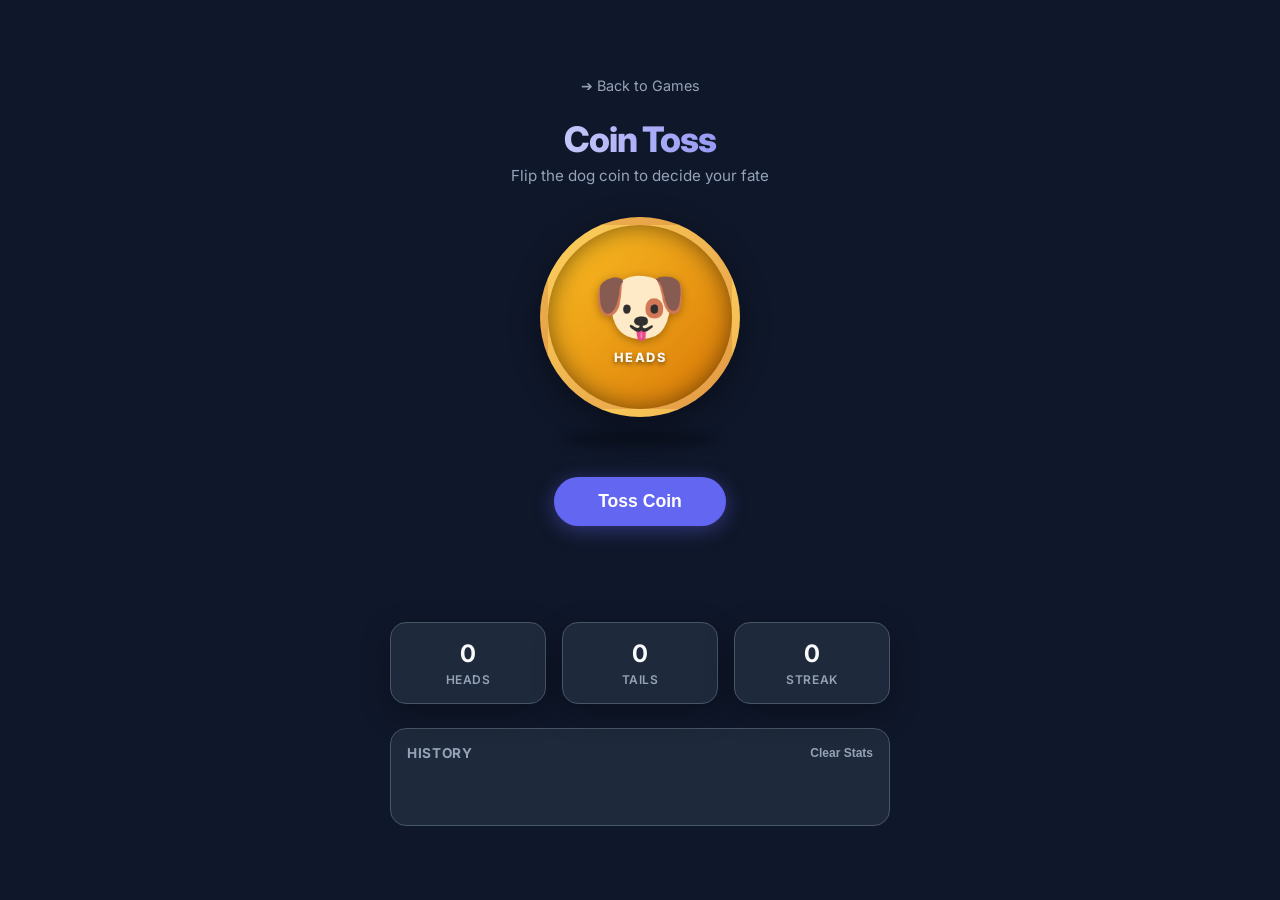
<file: cointoss/index.html>
<!DOCTYPE html>
<html lang="en">
<head>
    <meta charset="UTF-8">
    <meta name="viewport" content="width=device-width, initial-scale=1.0">
    <title>Coin Toss — Graspins Games</title>
    <meta name="description" content="Flip a coin with realistic 3D animations and audio feedback. Featuring a custom dog coin.">
    <link rel="icon" href="data:image/svg+xml,<svg xmlns='http://www.w3.org/2000/svg' viewBox='0 0 100 100'><text y='.9em' font-size='90'>🪙</text></svg>">
    <link href="https://fonts.googleapis.com/css2?family=Inter:wght@300;400;500;600;700;800&display=swap" rel="stylesheet">
    <style>
        :root {
            --bg-page: #0f172a;
            --bg-card: #1e293b;
            --bg-hover: #334155;
            --border: #475569;
            --text-primary: #f8fafc;
            --text-secondary: #94a3b8;
            --accent: #6366f1;
            --accent-hover: #4f46e5;
            --gold: linear-gradient(135deg, #fbbf24 0%, #d97706 100%);
            --radius: 16px;
            --shadow: 0 10px 30px rgba(0, 0, 0, 0.3);
            --transition: all 0.3s cubic-bezier(0.4, 0, 0.2, 1);
        }

        * {
            box-sizing: border-box;
            margin: 0;
            padding: 0;
        }

        body {
            font-family: 'Inter', -apple-system, BlinkMacSystemFont, sans-serif;
            background: var(--bg-page);
            color: var(--text-primary);
            min-height: 100vh;
            display: flex;
            flex-direction: column;
            align-items: center;
            justify-content: center;
            padding: 24px;
            overflow-x: hidden;
        }

        .container {
            width: 100%;
            max-width: 500px;
            text-align: center;
        }

        .back-link {
            display: inline-flex;
            align-items: center;
            gap: 8px;
            color: var(--text-secondary);
            text-decoration: none;
            font-size: 0.9rem;
            margin-bottom: 24px;
            transition: var(--transition);
        }

        .back-link:hover {
            color: var(--text-primary);
            transform: translateX(-4px);
        }

        header {
            margin-bottom: 32px;
        }

        .title {
            font-size: 2.2rem;
            font-weight: 800;
            letter-spacing: -0.03em;
            margin-bottom: 6px;
            background: linear-gradient(to right, #f8fafc, #6366f1);
            -webkit-background-clip: text;
            background-clip: text;
            -webkit-text-fill-color: transparent;
        }

        .subtitle {
            color: var(--text-secondary);
            font-size: 0.95rem;
        }

        /* 3D Coin Container */
        .coin-wrapper {
            perspective: 1000px;
            width: 200px;
            height: 200px;
            margin: 0 auto 36px auto;
            position: relative;
        }

        .coin {
            width: 100%;
            height: 100%;
            position: absolute;
            transform-style: preserve-3d;
            transition: transform 0.1s linear;
            cursor: pointer;
        }

        .coin-shadow {
            width: 160px;
            height: 12px;
            background: rgba(0, 0, 0, 0.4);
            border-radius: 50%;
            margin: -20px auto 32px auto;
            filter: blur(6px);
            transition: var(--transition);
        }

        .coin.flipping + .coin-shadow {
            transform: scale(0.6);
            opacity: 0.3;
            filter: blur(10px);
        }

        .side {
            position: absolute;
            width: 100%;
            height: 100%;
            border-radius: 50%;
            backface-visibility: hidden;
            display: flex;
            flex-direction: column;
            align-items: center;
            justify-content: center;
            font-weight: 800;
            background: var(--gold);
            border: 8px solid rgba(255, 255, 255, 0.25);
            box-shadow: inset 0 0 24px rgba(0, 0, 0, 0.5), 0 8px 30px rgba(0, 0, 0, 0.4);
            color: #fff;
        }

        .side.tails {
            transform: rotateY(180deg);
        }

        .coin-icon {
            font-size: 4.8rem;
            margin-bottom: 2px;
            line-height: 1;
            filter: drop-shadow(0 2px 4px rgba(0,0,0,0.3));
        }

        .coin-label {
            font-size: 0.8rem;
            font-weight: 800;
            letter-spacing: 0.12em;
            text-transform: uppercase;
            color: rgba(255, 255, 255, 0.95);
            text-shadow: 0 2px 4px rgba(0, 0, 0, 0.5);
            margin-top: 4px;
        }

        /* Controls */
        .btn-flip {
            background: var(--accent);
            color: #fff;
            border: none;
            padding: 14px 44px;
            font-size: 1.1rem;
            font-weight: 700;
            border-radius: 30px;
            cursor: pointer;
            box-shadow: 0 4px 20px rgba(99, 102, 241, 0.4);
            transition: var(--transition);
            margin-bottom: 24px;
        }

        .btn-flip:hover {
            background: var(--accent-hover);
            transform: translateY(-2px);
            box-shadow: 0 6px 24px rgba(99, 102, 241, 0.5);
        }

        .btn-flip:active {
            transform: translateY(0);
        }

        /* Result display */
        .result-box {
            min-height: 48px;
            margin-bottom: 24px;
        }

        .result-text {
            font-size: 1.8rem;
            font-weight: 800;
            letter-spacing: -0.02em;
            opacity: 0;
            transform: translateY(10px);
            transition: var(--transition);
        }

        .result-text.visible {
            opacity: 1;
            transform: translateY(0);
        }

        .result-text--heads {
            background: linear-gradient(to right, #fbbf24, #f59e0b);
            -webkit-background-clip: text;
            background-clip: text;
            -webkit-text-fill-color: transparent;
        }

        .result-text--tails {
            background: linear-gradient(to right, #fbbf24, #ea580c);
            -webkit-background-clip: text;
            background-clip: text;
            -webkit-text-fill-color: transparent;
        }

        /* Stats Panel */
        .stats-grid {
            display: grid;
            grid-template-columns: repeat(3, 1fr);
            gap: 16px;
            margin-bottom: 24px;
        }

        .stat-card {
            background: var(--bg-card);
            border: 1px solid var(--border);
            border-radius: var(--radius);
            padding: 16px 12px;
            box-shadow: var(--shadow);
        }

        .stat-value {
            font-size: 1.5rem;
            font-weight: 700;
            margin-bottom: 4px;
        }

        .stat-label {
            font-size: 0.75rem;
            color: var(--text-secondary);
            text-transform: uppercase;
            font-weight: 600;
            letter-spacing: 0.05em;
        }

        /* History roll */
        .history-box {
            background: var(--bg-card);
            border: 1px solid var(--border);
            border-radius: var(--radius);
            padding: 16px;
            text-align: left;
        }

        .history-title {
            font-size: 0.85rem;
            font-weight: 700;
            color: var(--text-secondary);
            margin-bottom: 12px;
            text-transform: uppercase;
            letter-spacing: 0.05em;
            display: flex;
            justify-content: space-between;
            align-items: center;
        }

        .btn-reset {
            background: none;
            border: none;
            color: var(--text-secondary);
            font-size: 0.75rem;
            cursor: pointer;
            font-weight: 600;
            transition: var(--transition);
        }

        .btn-reset:hover {
            color: #ef4444;
        }

        .history-items {
            display: flex;
            gap: 8px;
            overflow-x: auto;
            padding-bottom: 4px;
            min-height: 36px;
            align-items: center;
        }

        .history-item {
            width: 32px;
            height: 32px;
            border-radius: 50%;
            display: flex;
            align-items: center;
            justify-content: center;
            font-weight: 800;
            font-size: 0.8rem;
            flex-shrink: 0;
            animation: popIn 0.3s cubic-bezier(0.34, 1.56, 0.64, 1) forwards;
            box-shadow: 0 2px 6px rgba(0,0,0,0.3);
        }

        .history-item--heads {
            background: var(--gold);
            color: #fff;
        }

        .history-item--tails {
            background: var(--gold);
            color: #fff;
            filter: hue-rotate(15deg) brightness(0.9);
        }

        @keyframes popIn {
            0% { transform: scale(0); opacity: 0; }
            100% { transform: scale(1); opacity: 1; }
        }

        @media (max-width: 480px) {
            .title { font-size: 1.8rem; }
            .coin-wrapper { width: 160px; height: 160px; }
            .side { border-width: 6px; }
            .coin-icon { font-size: 3.8rem; }
            .btn-flip { width: 100%; }
        }
    </style>
</head>
<body>

    <div class="container">
        <a href="../index.html" class="back-link">➔ Back to Games</a>

        <header>
            <h1 class="title">Coin Toss</h1>
            <p class="subtitle">Flip the dog coin to decide your fate</p>
        </header>

        <!-- Dynamic 3D Coin -->
        <div class="coin-wrapper" id="coin-container">
            <div class="coin" id="coin-element">
                <div class="side heads">
                    <span class="coin-icon">🐶</span>
                    <span class="coin-label">Heads</span>
                </div>
                <div class="side tails">
                    <span class="coin-icon">🐕</span>
                    <span class="coin-label">Tails</span>
                </div>
            </div>
        </div>
        <div class="coin-shadow"></div>

        <!-- Controls -->
        <button class="btn-flip" id="btn-flip">Toss Coin</button>

        <!-- Result announcement -->
        <div class="result-box">
            <div class="result-text" id="result-text">Heads</div>
        </div>

        <!-- Stats Grid -->
        <div class="stats-grid">
            <div class="stat-card">
                <div class="stat-value" id="stat-heads">0</div>
                <div class="stat-label">Heads</div>
            </div>
            <div class="stat-card">
                <div class="stat-value" id="stat-tails">0</div>
                <div class="stat-label">Tails</div>
            </div>
            <div class="stat-card">
                <div class="stat-value" id="stat-streak">0</div>
                <div class="stat-label">Streak</div>
            </div>
        </div>

        <!-- Flip History -->
        <div class="history-box">
            <div class="history-title">
                <span>History</span>
                <button class="btn-reset" id="btn-reset">Clear Stats</button>
            </div>
            <div class="history-items" id="history-container">
                <!-- Rolling history tokens -->
            </div>
        </div>
    </div>

    <script>
        // Web Audio Context Synthesizer
        let audioCtx = null;
        function getAudioContext() {
            if (!audioCtx) {
                audioCtx = new (window.AudioContext || window.webkitAudioContext)();
            }
            if (audioCtx.state === 'suspended') {
                audioCtx.resume();
            }
            return audioCtx;
        }

        // Sound 1: Coin flip ring
        function playFlipSound() {
            try {
                const ctx = getAudioContext();
                const now = ctx.currentTime;
                
                // Ring tone oscillators
                const osc1 = ctx.createOscillator();
                const osc2 = ctx.createOscillator();
                const gainNode = ctx.createGain();

                osc1.type = 'sine';
                osc1.frequency.setValueAtTime(880, now); // A5
                osc1.frequency.exponentialRampToValueAtTime(1200, now + 0.4);

                osc2.type = 'sine';
                osc2.frequency.setValueAtTime(885, now); // slightly detuned for chorus ring
                osc2.frequency.exponentialRampToValueAtTime(1205, now + 0.4);

                gainNode.gain.setValueAtTime(0.15, now);
                gainNode.gain.exponentialRampToValueAtTime(0.001, now + 0.5);

                osc1.connect(gainNode);
                osc2.connect(gainNode);
                gainNode.connect(ctx.destination);

                osc1.start(now);
                osc2.start(now);
                osc1.stop(now + 0.5);
                osc2.stop(now + 0.5);
            } catch (e) {
                console.error("Audio synthesis blocked", e);
            }
        }

        // Sound 2: Catch/Bounce
        function playCatchSound() {
            try {
                const ctx = getAudioContext();
                const now = ctx.currentTime;
                
                const osc = ctx.createOscillator();
                const gainNode = ctx.createGain();
                const filter = ctx.createBiquadFilter();

                osc.type = 'triangle';
                osc.frequency.setValueAtTime(150, now);
                osc.frequency.exponentialRampToValueAtTime(40, now + 0.1);

                filter.type = 'lowpass';
                filter.frequency.setValueAtTime(200, now);

                gainNode.gain.setValueAtTime(0.3, now);
                gainNode.gain.exponentialRampToValueAtTime(0.001, now + 0.12);

                osc.connect(filter);
                filter.connect(gainNode);
                gainNode.connect(ctx.destination);

                osc.start(now);
                osc.stop(now + 0.15);
            } catch (e) {
                console.error(e);
            }
        }

        // State & Settings
        let headsCount = 0;
        let tailsCount = 0;
        let currentStreak = 0;
        let streakType = ''; // 'H' or 'T'
        let history = [];
        let isFlipping = false;

        const STORAGE_KEY = 'graspins_cointoss_v1';

        // Elements
        const coinEl = document.getElementById('coin-element');
        const btnFlip = document.getElementById('btn-flip');
        const resultText = document.getElementById('result-text');
        const statHeads = document.getElementById('stat-heads');
        const statTails = document.getElementById('stat-tails');
        const statStreak = document.getElementById('stat-streak');
        const historyContainer = document.getElementById('history-container');
        const btnReset = document.getElementById('btn-reset');

        // Load stats
        function loadStats() {
            try {
                const saved = localStorage.getItem(STORAGE_KEY);
                if (saved) {
                    const data = JSON.parse(saved);
                    headsCount = data.headsCount || 0;
                    tailsCount = data.tailsCount || 0;
                    currentStreak = data.currentStreak || 0;
                    streakType = data.streakType || '';
                    history = data.history || [];
                    
                    updateUIStats();
                    renderHistory();
                }
            } catch (e) {}
        }

        // Save stats
        function saveStats() {
            try {
                const data = {
                    headsCount,
                    tailsCount,
                    currentStreak,
                    streakType,
                    history
                };
                localStorage.setItem(STORAGE_KEY, JSON.stringify(data));
            } catch(e) {}
        }

        function updateUIStats() {
            statHeads.textContent = headsCount;
            statTails.textContent = tailsCount;
            statStreak.textContent = currentStreak > 0 ? `${currentStreak}${streakType}` : '0';
        }

        function renderHistory() {
            historyContainer.innerHTML = '';
            const recent = history.slice(-10);
            recent.forEach(outcome => {
                const item = document.createElement('div');
                item.className = `history-item history-item--${outcome === 'H' ? 'heads' : 'tails'}`;
                item.textContent = outcome;
                historyContainer.appendChild(item);
            });
        }

        // Toss Coin
        function flipCoin() {
            if (isFlipping) return;
            isFlipping = true;
            resultText.classList.remove('visible');

            playFlipSound();
            coinEl.classList.add('flipping');

            // Generate result
            const isHeads = Math.random() < 0.5;
            const outcome = isHeads ? 'H' : 'T';

            const rotationsX = 1440 + Math.floor(Math.random() * 360);
            const rotationsY = 1440 + (isHeads ? 0 : 180);

            // Trigger physical transition
            coinEl.style.transition = 'transform 1.4s cubic-bezier(0.25, 1, 0.2, 1)';
            coinEl.style.transform = `rotateX(${rotationsX}deg) rotateY(${rotationsY}deg)`;

            setTimeout(() => {
                coinEl.classList.remove('flipping');
                playCatchSound();

                // Reset rotation cleanly
                coinEl.style.transition = 'none';
                coinEl.style.transform = `rotateX(0deg) rotateY(${isHeads ? 0 : 180}deg)`;

                // Update data
                if (isHeads) {
                    headsCount++;
                    if (streakType === 'H') currentStreak++;
                    else { currentStreak = 1; streakType = 'H'; }
                } else {
                    tailsCount++;
                    if (streakType === 'T') currentStreak++;
                    else { currentStreak = 1; streakType = 'T'; }
                }

                history.push(outcome);
                if (history.length > 20) history.shift();

                saveStats();
                updateUIStats();
                renderHistory();

                // Display result text
                resultText.textContent = isHeads ? 'Heads' : 'Tails';
                resultText.className = `result-text visible result-text--${isHeads ? 'heads' : 'tails'}`;

                isFlipping = false;
            }, 1400);
        }

        // Listeners
        btnFlip.addEventListener('click', flipCoin);
        coinEl.addEventListener('click', flipCoin);

        btnReset.addEventListener('click', () => {
            if (isFlipping) return;
            if (confirm('Clear all statistics and history?')) {
                headsCount = 0;
                tailsCount = 0;
                currentStreak = 0;
                streakType = '';
                history = [];
                saveState();
                updateUIStats();
                renderHistory();
                resultText.classList.remove('visible');
            }
        });

        // Init
        loadStats();
    </script>
</body>
</html>
</file>
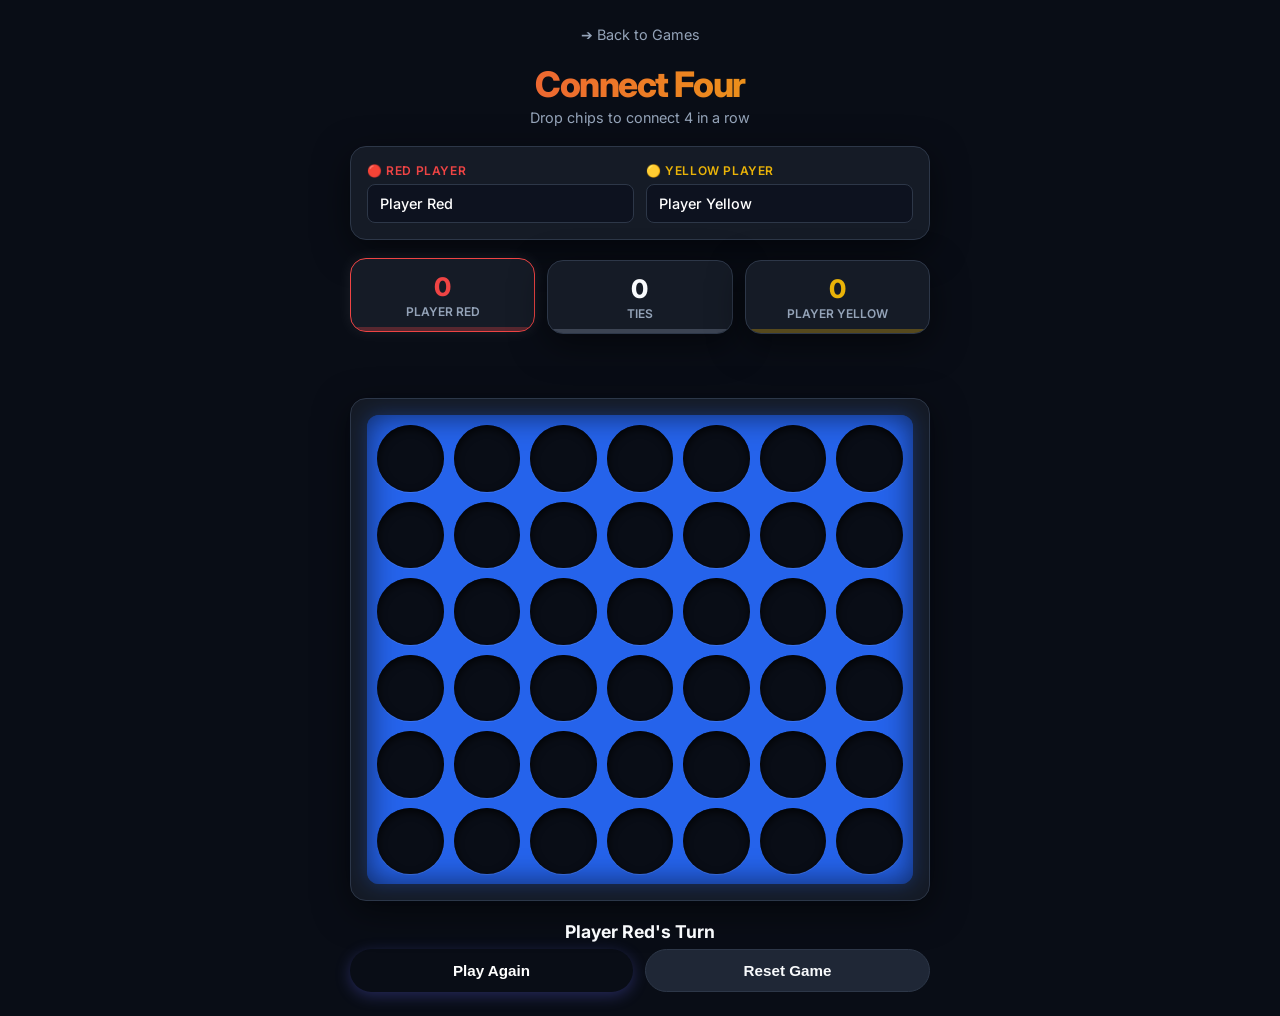
<file: connect4/index.html>
<!DOCTYPE html>
<html lang="en">
<head>
    <meta charset="UTF-8">
    <meta name="viewport" content="width=device-width, initial-scale=1.0">
    <title>Connect Four — Graspins Games</title>
    <meta name="description" content="Play local 2-player Connect Four with physical gravity animations and synthesized audio drops.">
    <link rel="icon" href="data:image/svg+xml,<svg xmlns='http://www.w3.org/2000/svg' viewBox='0 0 100 100'><text y='.9em' font-size='90'>🔴</text></svg>">
    <link href="https://fonts.googleapis.com/css2?family=Inter:wght@300;400;500;600;700;800&display=swap" rel="stylesheet">
    <style>
        :root {
            --bg-page: #090d16;
            --bg-card: #151b26;
            --bg-hover: #1f2736;
            --border: #2d3748;
            --text-primary: #f8fafc;
            --text-secondary: #94a3b8;
            --red-player: #ef4444;
            --red-glow: rgba(239, 68, 68, 0.4);
            --yellow-player: #eab308;
            --yellow-glow: rgba(234, 179, 8, 0.4);
            --board-color: #2563eb;
            --board-glow: rgba(37, 99, 235, 0.35);
            --radius: 16px;
            --shadow: 0 10px 35px rgba(0, 0, 0, 0.5);
            --transition: all 0.3s cubic-bezier(0.4, 0, 0.2, 1);
        }

        * {
            box-sizing: border-box;
            margin: 0;
            padding: 0;
        }

        body {
            font-family: 'Inter', -apple-system, BlinkMacSystemFont, sans-serif;
            background: var(--bg-page);
            color: var(--text-primary);
            min-height: 100vh;
            display: flex;
            flex-direction: column;
            align-items: center;
            justify-content: center;
            padding: 24px;
            overflow-x: hidden;
        }

        .container {
            width: 100%;
            max-width: 580px;
            text-align: center;
        }

        .back-link {
            display: inline-flex;
            align-items: center;
            gap: 8px;
            color: var(--text-secondary);
            text-decoration: none;
            font-size: 0.9rem;
            margin-bottom: 20px;
            transition: var(--transition);
        }

        .back-link:hover {
            color: var(--text-primary);
            transform: translateX(-4px);
        }

        header {
            margin-bottom: 20px;
        }

        .title {
            font-size: 2.2rem;
            font-weight: 800;
            letter-spacing: -0.04em;
            margin-bottom: 4px;
            background: linear-gradient(to right, #ef4444, #eab308);
            -webkit-background-clip: text;
            -webkit-text-fill-color: transparent;
        }

        .subtitle {
            color: var(--text-secondary);
            font-size: 0.9rem;
        }

        /* Players Config */
        .config-card {
            background: var(--bg-card);
            border: 1px solid var(--border);
            border-radius: var(--radius);
            padding: 16px;
            box-shadow: var(--shadow);
            margin-bottom: 20px;
        }

        .input-row {
            display: grid;
            grid-template-columns: 1fr 1fr;
            gap: 12px;
        }

        .input-group {
            text-align: left;
        }

        .input-label {
            font-size: 0.75rem;
            font-weight: 600;
            margin-bottom: 6px;
            text-transform: uppercase;
            letter-spacing: 0.05em;
            display: flex;
            align-items: center;
            gap: 6px;
        }

        .input-label--red { color: var(--red-player); }
        .input-label--yellow { color: var(--yellow-player); }

        .input-field {
            width: 100%;
            background: #0d121f;
            border: 1px solid var(--border);
            border-radius: 8px;
            padding: 10px 12px;
            color: #fff;
            font-family: inherit;
            font-size: 0.9rem;
            font-weight: 500;
            transition: var(--transition);
        }

        .input-field:focus {
            outline: none;
            border-color: var(--text-secondary);
        }

        /* Scoreboard */
        .scoreboard {
            display: grid;
            grid-template-columns: repeat(3, 1fr);
            gap: 12px;
            margin-bottom: 20px;
        }

        .score-card {
            background: var(--bg-card);
            border: 1px solid var(--border);
            border-radius: var(--radius);
            padding: 12px;
            box-shadow: var(--shadow);
            position: relative;
            overflow: hidden;
            transition: var(--transition);
        }

        .score-card::after {
            content: '';
            position: absolute;
            bottom: 0;
            left: 0;
            width: 100%;
            height: 4px;
            opacity: 0.3;
        }

        .score-card--red::after { background: var(--red-player); }
        .score-card--yellow::after { background: var(--yellow-player); }
        .score-card--draw::after { background: var(--text-secondary); }

        .score-card--active {
            transform: translateY(-2px);
            box-shadow: 0 0 15px rgba(255, 255, 255, 0.08);
        }
        .score-card--active.score-card--red { border-color: var(--red-player); }
        .score-card--active.score-card--yellow { border-color: var(--yellow-player); }

        .score-val {
            font-size: 1.6rem;
            font-weight: 800;
            margin-bottom: 2px;
        }

        .score-card--red .score-val { color: var(--red-player); }
        .score-card--yellow .score-val { color: var(--yellow-player); }

        .score-lbl {
            font-size: 0.75rem;
            color: var(--text-secondary);
            font-weight: 600;
            text-transform: uppercase;
        }

        /* Interactive Column Hover Slots */
        .preview-row {
            display: grid;
            grid-template-columns: repeat(7, 1fr);
            gap: 8px;
            padding: 0 16px;
            height: 44px;
            align-items: center;
        }

        .preview-slot {
            aspect-ratio: 1;
            border-radius: 50%;
            opacity: 0;
            transform: scale(0.7);
            transition: var(--transition);
        }

        .preview-slot.visible {
            opacity: 0.5;
            transform: scale(0.9);
        }

        .preview-slot--red { background: var(--red-player); box-shadow: 0 0 10px var(--red-glow); }
        .preview-slot--yellow { background: var(--yellow-player); box-shadow: 0 0 10px var(--yellow-glow); }

        /* Connect Four Grid Board */
        .board-wrapper {
            background: var(--bg-card);
            border: 1px solid var(--border);
            border-radius: var(--radius);
            padding: 16px;
            box-shadow: var(--shadow);
            margin-bottom: 20px;
        }

        .board-frame {
            position: relative;
            background: var(--board-color);
            border-radius: 12px;
            padding: 10px;
            box-shadow: inset 0 0 30px rgba(0,0,0,0.6), 0 0 20px var(--board-glow);
            overflow: hidden;
        }

        .board-grid {
            display: grid;
            grid-template-columns: repeat(7, 1fr);
            gap: 10px;
            position: relative;
            z-index: 5;
        }

        .board-column {
            display: contents; /* flat rendering for grid cell placement */
        }

        .board-cell {
            aspect-ratio: 1;
            background: #090d16; /* hollow slot look */
            border-radius: 50%;
            box-shadow: inset 0 3px 8px rgba(0, 0, 0, 0.8), 0 1px 0 rgba(255, 255, 255, 0.1);
            position: relative;
            cursor: pointer;
            overflow: hidden;
        }

        /* Chip rendering */
        .chip {
            position: absolute;
            top: 2px;
            left: 2px;
            right: 2px;
            bottom: 2px;
            border-radius: 50%;
            box-shadow: inset 0 -4px 10px rgba(0,0,0,0.4), inset 0 4px 10px rgba(255,255,255,0.3), 0 4px 12px rgba(0,0,0,0.5);
            animation: dropBounce 0.45s cubic-bezier(0.25, 1, 0.5, 1.1) forwards;
            z-index: 2;
        }

        .chip--red {
            background: radial-gradient(circle at 35% 35%, #fca5a5 0%, #ef4444 50%, #991b1b 100%);
            border: 2px solid #b91c1c;
        }

        .chip--yellow {
            background: radial-gradient(circle at 35% 35%, #fef08a 0%, #eab308 50%, #854d0e 100%);
            border: 2px solid #a16207;
        }

        .chip--winning {
            animation: pulseWin 0.8s ease-in-out infinite alternate;
        }

        @keyframes dropBounce {
            0% { transform: translateY(-400px); }
            60% { transform: translateY(0); }
            75% { transform: translateY(-20px); }
            90% { transform: translateY(0); }
            95% { transform: translateY(-6px); }
            100% { transform: translateY(0); }
        }

        @keyframes pulseWin {
            0% { transform: scale(1); filter: brightness(1) drop-shadow(0 0 4px rgba(255,255,255,0.4)); }
            100% { transform: scale(1.1); filter: brightness(1.3) drop-shadow(0 0 12px #fff); }
        }

        /* Action Controls */
        .controls-row {
            display: flex;
            gap: 12px;
        }

        .btn {
            flex: 1;
            padding: 12px 20px;
            font-size: 0.95rem;
            font-weight: 700;
            border-radius: 30px;
            cursor: pointer;
            border: none;
            transition: var(--transition);
        }

        .btn-reset-board {
            background: var(--accent);
            color: #fff;
            box-shadow: 0 4px 15px rgba(99, 102, 241, 0.3);
        }

        .btn-reset-board:hover {
            background: var(--accent-hover);
            transform: translateY(-1px);
        }

        .btn-clear-scores {
            background: var(--bg-hover);
            color: var(--text-primary);
            border: 1px solid var(--border);
        }

        .btn-clear-scores:hover {
            background: #ef4444;
            border-color: #ef4444;
            color: #fff;
        }

        .status-bar {
            margin-top: 16px;
            font-size: 1.1rem;
            font-weight: 700;
            min-height: 28px;
            transition: var(--transition);
        }

        .status-bar--red { color: var(--red-player); }
        .status-bar--yellow { color: var(--yellow-player); }

        @media (max-width: 520px) {
            .title { font-size: 1.8rem; }
            .board-wrapper { padding: 8px; }
            .board-frame { padding: 6px; }
            .board-grid { gap: 6px; }
            .preview-row { display: none; } /* hide preview for space on mobile */
        }
    </style>
</head>
<body>

    <div class="container">
        <a href="../index.html" class="back-link">➔ Back to Games</a>

        <header>
            <h1 class="title">Connect Four</h1>
            <p class="subtitle">Drop chips to connect 4 in a row</p>
        </header>

        <!-- Player Config -->
        <div class="config-card">
            <div class="input-row">
                <div class="input-group">
                    <label class="input-label input-label--red">🔴 Red Player</label>
                    <input type="text" id="name-red" class="input-field" value="Player Red" maxlength="12">
                </div>
                <div class="input-group">
                    <label class="input-label input-label--yellow">🟡 Yellow Player</label>
                    <input type="text" id="name-yellow" class="input-field" value="Player Yellow" maxlength="12">
                </div>
            </div>
        </div>

        <!-- Scoreboard -->
        <div class="scoreboard">
            <div class="score-card score-card--red score-card--active" id="card-red">
                <div class="score-val" id="score-red">0</div>
                <div class="score-lbl" id="lbl-red">Player Red</div>
            </div>
            <div class="score-card score-card--draw">
                <div class="score-val" id="score-ties">0</div>
                <div class="score-lbl">Ties</div>
            </div>
            <div class="score-card score-card--yellow" id="card-yellow">
                <div class="score-val" id="score-yellow">0</div>
                <div class="score-lbl" id="lbl-yellow">Player Yellow</div>
            </div>
        </div>

        <!-- Column hover preview -->
        <div class="preview-row" id="preview-row">
            <div class="preview-slot" data-col="0"></div>
            <div class="preview-slot" data-col="1"></div>
            <div class="preview-slot" data-col="2"></div>
            <div class="preview-slot" data-col="3"></div>
            <div class="preview-slot" data-col="4"></div>
            <div class="preview-slot" data-col="5"></div>
            <div class="preview-slot" data-col="6"></div>
        </div>

        <!-- Board Grid -->
        <div class="board-wrapper">
            <div class="board-frame">
                <div class="board-grid" id="board-grid">
                    <!-- Dynamic rendering of 42 slots (6 rows, 7 cols) -->
                </div>
            </div>
        </div>

        <!-- Status & Actions -->
        <div class="status-bar" id="status-bar">Player Red's Turn</div>

        <div class="controls-row">
            <button class="btn btn-reset-board" id="btn-reset-board">Play Again</button>
            <button class="btn btn-clear-scores" id="btn-clear-scores">Reset Game</button>
        </div>
    </div>

    <script>
        // Web Audio Synthesizer
        let audioCtx = null;
        function getAudioContext() {
            if (!audioCtx) {
                audioCtx = new (window.AudioContext || window.webkitAudioContext)();
            }
            if (audioCtx.state === 'suspended') {
                audioCtx.resume();
            }
            return audioCtx;
        }

        // Sound: Chip dropping physics
        function playDropSound() {
            try {
                const ctx = getAudioContext();
                const now = ctx.currentTime;
                
                // Plop Sound
                const osc = ctx.createOscillator();
                const gain = ctx.createGain();
                const filter = ctx.createBiquadFilter();

                osc.type = 'sine';
                osc.frequency.setValueAtTime(300, now);
                osc.frequency.exponentialRampToValueAtTime(100, now + 0.15);

                filter.type = 'lowpass';
                filter.frequency.setValueAtTime(400, now);

                gain.gain.setValueAtTime(0.2, now);
                gain.gain.exponentialRampToValueAtTime(0.001, now + 0.18);

                osc.connect(filter);
                filter.connect(gain);
                gain.connect(ctx.destination);

                osc.start(now);
                osc.stop(now + 0.2);

                // Small metallic contact hit
                setTimeout(() => {
                    const osc2 = ctx.createOscillator();
                    const gain2 = ctx.createGain();
                    osc2.type = 'triangle';
                    osc2.frequency.setValueAtTime(180, ctx.currentTime);
                    gain2.gain.setValueAtTime(0.08, ctx.currentTime);
                    gain2.gain.exponentialRampToValueAtTime(0.001, ctx.currentTime + 0.05);
                    osc2.connect(gain2);
                    gain2.connect(ctx.destination);
                    osc2.start();
                    osc2.stop(ctx.currentTime + 0.06);
                }, 120);

            } catch(e) {}
        }

        // Sound: Triumphant arpeggio win
        function playWinSound() {
            try {
                const ctx = getAudioContext();
                const now = ctx.currentTime;

                const chord = [261.63, 329.63, 392.00, 523.25, 659.25]; // C major
                chord.forEach((freq, idx) => {
                    const osc = ctx.createOscillator();
                    const gain = ctx.createGain();
                    
                    osc.type = 'sine';
                    osc.frequency.setValueAtTime(freq, now + idx * 0.08);
                    
                    gain.gain.setValueAtTime(0.12, now + idx * 0.08);
                    gain.gain.exponentialRampToValueAtTime(0.001, now + idx * 0.08 + 0.3);

                    osc.connect(gain);
                    gain.connect(ctx.destination);
                    osc.start(now + idx * 0.08);
                    osc.stop(now + idx * 0.08 + 0.35);
                });
            } catch(e) {}
        }

        // Sound: Draw
        function playTieSound() {
            try {
                const ctx = getAudioContext();
                const now = ctx.currentTime;
                const osc = ctx.createOscillator();
                const gain = ctx.createGain();

                osc.type = 'triangle';
                osc.frequency.setValueAtTime(200, now);
                osc.frequency.linearRampToValueAtTime(120, now + 0.4);

                gain.gain.setValueAtTime(0.15, now);
                gain.gain.exponentialRampToValueAtTime(0.001, now + 0.4);

                osc.connect(gain);
                gain.connect(ctx.destination);
                osc.start(now);
                osc.stop(now + 0.4);
            } catch(e) {}
        }

        // Game Configuration
        const ROWS = 6;
        const COLS = 7;
        const STORAGE_KEY = 'graspins_connect4_v1';

        let grid = Array(ROWS).fill(null).map(() => Array(COLS).fill(''));
        let currentPlayer = 'R'; // 'R' = Red, 'Y' = Yellow
        let gameActive = true;
        let scoreRed = 0;
        let scoreYellow = 0;
        let ties = 0;
        let nameRed = 'Player Red';
        let nameYellow = 'Player Yellow';

        // Elements
        const boardGrid = document.getElementById('board-grid');
        const previewSlots = document.querySelectorAll('.preview-slot');
        const statusBar = document.getElementById('status-bar');
        const scoreRedEl = document.getElementById('score-red');
        const scoreYellowEl = document.getElementById('score-yellow');
        const scoreTiesEl = document.getElementById('score-ties');
        const nameRedInput = document.getElementById('name-red');
        const nameYellowInput = document.getElementById('name-yellow');
        const cardRed = document.getElementById('card-red');
        const cardYellow = document.getElementById('card-yellow');
        const lblRed = document.getElementById('lbl-red');
        const lblYellow = document.getElementById('lbl-yellow');
        const btnResetBoard = document.getElementById('btn-reset-board');
        const btnClearScores = document.getElementById('btn-clear-scores');

        // Render slots
        function createBoardHTML() {
            boardGrid.innerHTML = '';
            for (let r = 0; r < ROWS; r++) {
                for (let c = 0; c < COLS; c++) {
                    const cell = document.createElement('div');
                    cell.className = 'board-cell';
                    cell.dataset.row = r;
                    cell.dataset.col = c;
                    boardGrid.appendChild(cell);
                }
            }
        }

        function loadState() {
            try {
                const saved = localStorage.getItem(STORAGE_KEY);
                if (saved) {
                    const data = JSON.parse(saved);
                    scoreRed = data.scoreRed || 0;
                    scoreYellow = data.scoreYellow || 0;
                    ties = data.ties || 0;
                    nameRed = data.nameRed || 'Player Red';
                    nameYellow = data.nameYellow || 'Player Yellow';

                    nameRedInput.value = nameRed;
                    nameYellowInput.value = nameYellow;
                    updateNames();
                    updateScores();
                }
            } catch (e) {}
        }

        function saveState() {
            try {
                const data = { scoreRed, scoreYellow, ties, nameRed, nameYellow };
                localStorage.setItem(STORAGE_KEY, JSON.stringify(data));
            } catch(e) {}
        }

        function updateNames() {
            nameRed = nameRedInput.value.trim() || 'Player Red';
            nameYellow = nameYellowInput.value.trim() || 'Player Yellow';
            lblRed.textContent = nameRed;
            lblYellow.textContent = nameYellow;
            updateTurnText();
            saveState();
        }

        function updateScores() {
            scoreRedEl.textContent = scoreRed;
            scoreYellowEl.textContent = scoreYellow;
            scoreTiesEl.textContent = ties;
        }

        function updateTurnText() {
            if (!gameActive) return;
            statusBar.textContent = currentPlayer === 'R' 
                ? `${nameRed}'s Turn (🔴)` 
                : `${nameYellow}'s Turn (🟡)`;
            statusBar.className = `status-bar status-bar--${currentPlayer === 'R' ? 'red' : 'yellow'}`;

            if (currentPlayer === 'R') {
                cardRed.classList.add('score-card--active');
                cardYellow.classList.remove('score-card--active');
            } else {
                cardYellow.classList.add('score-card--active');
                cardRed.classList.remove('score-card--active');
            }
        }

        // Hover Column Previews
        function showColumnPreview(colIndex) {
            if (!gameActive) return;
            previewSlots.forEach((slot, idx) => {
                if (idx === colIndex) {
                    slot.className = `preview-slot visible preview-slot--${currentPlayer === 'R' ? 'red' : 'yellow'}`;
                } else {
                    slot.className = 'preview-slot';
                }
            });
        }

        function hideColumnPreviews() {
            previewSlots.forEach(slot => slot.className = 'preview-slot');
        }

        // Chip Placement logic
        function dropChip(colIndex) {
            if (!gameActive) return;

            // Find lowest empty row in column
            let targetRow = -1;
            for (let r = ROWS - 1; r >= 0; r--) {
                if (grid[r][colIndex] === '') {
                    targetRow = r;
                    break;
                }
            }

            // Column is full
            if (targetRow === -1) return;

            grid[targetRow][colIndex] = currentPlayer;

            // Find DOM element and append chip
            const cell = document.querySelector(`.board-cell[data-row="${targetRow}"][data-col="${colIndex}"]`);
            const chip = document.createElement('div');
            chip.className = `chip chip--${currentPlayer === 'R' ? 'red' : 'yellow'}`;
            cell.appendChild(chip);

            playDropSound();
            checkResult(targetRow, colIndex);
        }

        function checkResult(row, col) {
            const checkWin = () => {
                const directions = [
                    { r: 0, c: 1 },  // horizontal
                    { r: 1, c: 0 },  // vertical
                    { r: 1, c: 1 },  // diagonal down-right
                    { r: 1, c: -1 }  // diagonal down-left
                ];

                for (const d of directions) {
                    let winningCells = [{ r: row, c: col }];
                    
                    // Search forward
                    let r = row + d.r, c = col + d.c;
                    while (r >= 0 && r < ROWS && c >= 0 && c < COLS && grid[r][c] === currentPlayer) {
                        winningCells.push({ r, c });
                        r += d.r;
                        c += d.c;
                    }

                    // Search backward
                    r = row - d.r; c = col - d.c;
                    while (r >= 0 && r < ROWS && c >= 0 && c < COLS && grid[r][c] === currentPlayer) {
                        winningCells.push({ r, c });
                        r -= d.r;
                        c -= d.c;
                    }

                    if (winningCells.length >= 4) {
                        return winningCells;
                    }
                }
                return null;
            };

            const winningSlots = checkWin();

            if (winningSlots) {
                gameActive = false;
                playWinSound();
                hideColumnPreviews();

                // Highlight winning chips
                winningSlots.forEach(slot => {
                    const winCell = document.querySelector(`.board-cell[data-row="${slot.r}"][data-col="${slot.c}"]`);
                    const winChip = winCell.querySelector('.chip');
                    if (winChip) winChip.classList.add('chip--winning');
                });

                if (currentPlayer === 'R') {
                    scoreRed++;
                    statusBar.textContent = `🎉 ${nameRed} Wins!`;
                    statusBar.className = 'status-bar status-bar--red';
                } else {
                    scoreYellow++;
                    statusBar.textContent = `🎉 ${nameYellow} Wins!`;
                    statusBar.className = 'status-bar status-bar--yellow';
                }
                updateScores();
                saveState();
                spawnConfetti();
                return;
            }

            // Draw Check
            let isBoardFull = true;
            for (let c = 0; c < COLS; c++) {
                if (grid[0][c] === '') {
                    isBoardFull = false;
                    break;
                }
            }

            if (isBoardFull) {
                gameActive = false;
                ties++;
                playTieSound();
                statusBar.textContent = `🤝 It's a Tie!`;
                statusBar.className = 'status-bar';
                updateScores();
                saveState();
                return;
            }

            // Toggle Turn
            currentPlayer = currentPlayer === 'R' ? 'Y' : 'R';
            updateTurnText();

            // Refresh column preview
            showColumnPreview(col);
        }

        function resetBoard() {
            grid = Array(ROWS).fill(null).map(() => Array(COLS).fill(''));
            gameActive = true;
            currentPlayer = 'R';
            
            const chips = document.querySelectorAll('.chip');
            chips.forEach(chip => chip.remove());

            updateTurnText();
        }

        function spawnConfetti() {
            const colors = ['#ef4444', '#eab308', '#3b82f6', '#10b981'];
            const container = document.createElement('div');
            container.style.position = 'fixed';
            container.style.top = '0';
            container.style.left = '0';
            container.style.width = '100vw';
            container.style.height = '100vh';
            container.style.pointerEvents = 'none';
            container.style.zIndex = '999';
            document.body.appendChild(container);

            for (let i = 0; i < 70; i++) {
                const particle = document.createElement('div');
                particle.style.position = 'absolute';
                particle.style.width = `${Math.random() * 8 + 6}px`;
                particle.style.height = `${Math.random() * 8 + 6}px`;
                particle.style.background = colors[Math.floor(Math.random() * colors.length)];
                particle.style.left = `${Math.random() * 100}vw`;
                particle.style.top = `-20px`;
                particle.style.borderRadius = Math.random() > 0.5 ? '50%' : '2px';
                
                const duration = 2 + Math.random() * 2;
                const delay = Math.random() * 1.5;
                particle.style.transition = `transform ${duration}s linear ${delay}s, opacity ${duration}s ease ${delay}s`;
                container.appendChild(particle);

                setTimeout(() => {
                    particle.style.transform = `translateY(110vh) rotate(${Math.random() * 360}deg)`;
                    particle.style.opacity = '0';
                }, 50);
            }

            setTimeout(() => container.remove(), 4500);
        }

        // Listeners Setup
        boardGrid.addEventListener('click', (e) => {
            const cell = e.target.closest('.board-cell');
            if (!cell) return;
            const col = parseInt(cell.dataset.col);
            dropChip(col);
        });

        boardGrid.addEventListener('mousemove', (e) => {
            const cell = e.target.closest('.board-cell');
            if (!cell) return;
            const col = parseInt(cell.dataset.col);
            showColumnPreview(col);
        });

        boardGrid.addEventListener('mouseleave', hideColumnPreviews);

        nameRedInput.addEventListener('input', updateNames);
        nameYellowInput.addEventListener('input', updateNames);
        btnResetBoard.addEventListener('click', resetBoard);

        btnClearScores.addEventListener('click', () => {
            if (confirm('Are you sure you want to reset the scoreboard and players?')) {
                scoreRed = 0;
                scoreYellow = 0;
                ties = 0;
                nameRedInput.value = 'Player Red';
                nameYellowInput.value = 'Player Yellow';
                updateNames();
                updateScores();
                resetBoard();
            }
        });

        // Init
        createBoardHTML();
        loadState();
    </script>
</body>
</html>
</file>
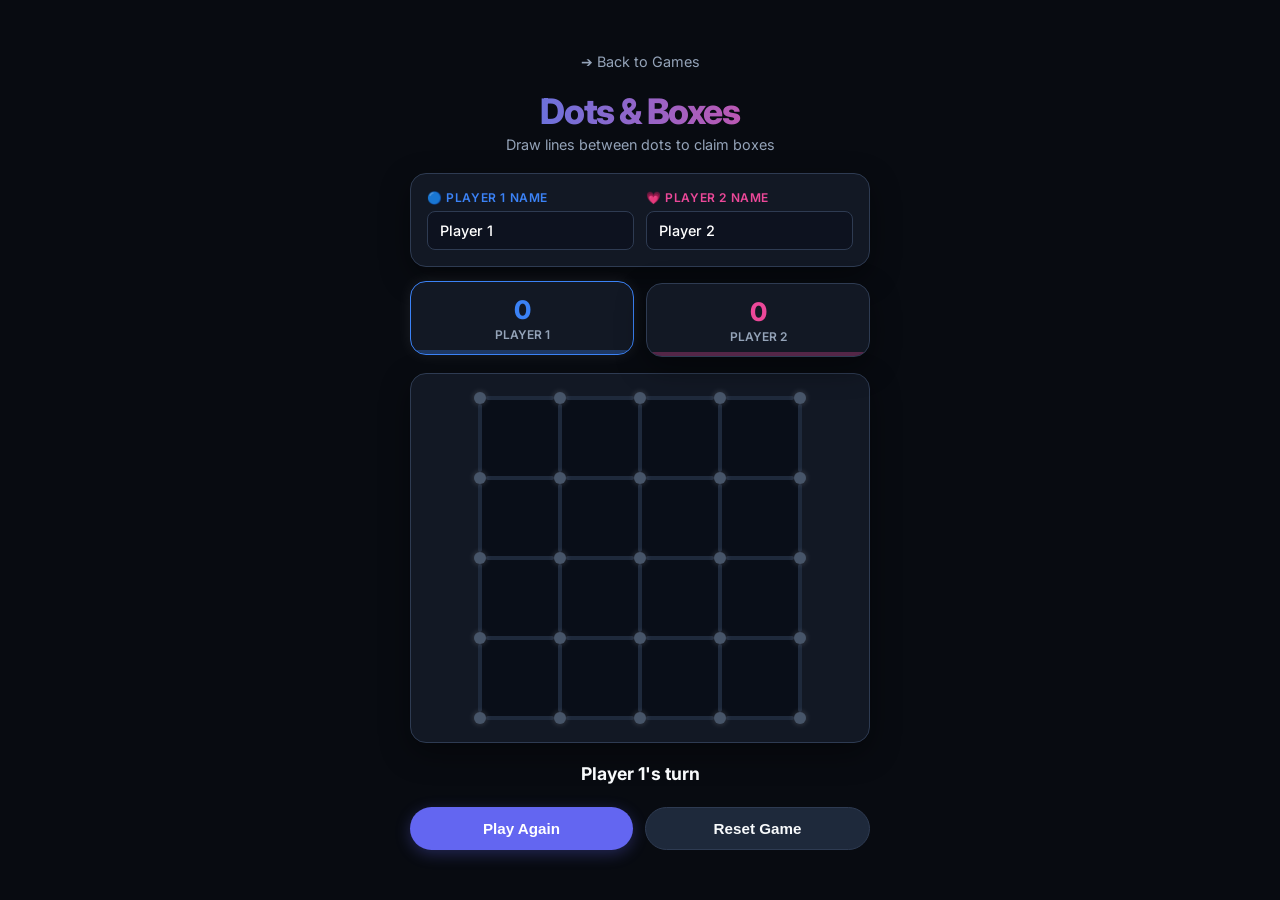
<file: dotsandboxes/index.html>
<!DOCTYPE html>
<html lang="en">
<head>
    <meta charset="UTF-8">
    <meta name="viewport" content="width=device-width, initial-scale=1.0">
    <title>Dots and Boxes — Graspins Games</title>
    <meta name="description" content="Play local 2-player Dots and Boxes. Take turns connecting dots to claim boxes. Perfect for mobile and tablet screens.">
    <link rel="icon" href="data:image/svg+xml,<svg xmlns='http://www.w3.org/2000/svg' viewBox='0 0 100 100'><text y='.9em' font-size='90'>📦</text></svg>">
    <link href="https://fonts.googleapis.com/css2?family=Inter:wght@300;400;500;600;700;800&display=swap" rel="stylesheet">
    <style>
        :root {
            --bg-page: #080b11;
            --bg-card: #121824;
            --bg-hover: #1e293b;
            --border: #2e3b52;
            --text-primary: #f8fafc;
            --text-secondary: #94a3b8;
            --p1-color: #3b82f6;
            --p1-glow: rgba(59, 130, 246, 0.4);
            --p1-bg: rgba(59, 130, 246, 0.15);
            --p2-color: #ec4899;
            --p2-glow: rgba(236, 72, 153, 0.4);
            --p2-bg: rgba(236, 72, 153, 0.15);
            --accent: #6366f1;
            --accent-hover: #4f46e5;
            --radius: 16px;
            --shadow: 0 10px 30px rgba(0, 0, 0, 0.4);
            --transition: all 0.25s ease;
        }

        * {
            box-sizing: border-box;
            margin: 0;
            padding: 0;
        }

        body {
            font-family: 'Inter', -apple-system, BlinkMacSystemFont, sans-serif;
            background: var(--bg-page);
            color: var(--text-primary);
            min-height: 100vh;
            min-height: 100dvh;
            display: flex;
            flex-direction: column;
            align-items: center;
            justify-content: center;
            padding: 24px;
            overflow-x: hidden;
        }

        /* On short screens, pin to top and allow scrolling instead of clipping. */
        @media (max-height: 800px) {
            body { justify-content: flex-start; }
        }

        .container {
            width: 100%;
            max-width: 460px;
            text-align: center;
        }

        .back-link {
            display: inline-flex;
            align-items: center;
            gap: 8px;
            color: var(--text-secondary);
            text-decoration: none;
            font-size: 0.9rem;
            margin-bottom: 20px;
            transition: var(--transition);
        }

        .back-link:hover {
            color: var(--text-primary);
            transform: translateX(-4px);
        }

        header {
            margin-bottom: 20px;
        }

        .title {
            font-size: 2.2rem;
            font-weight: 800;
            letter-spacing: -0.04em;
            margin-bottom: 4px;
            background: linear-gradient(to right, #3b82f6, #ec4899);
            -webkit-background-clip: text;
            background-clip: text;
            -webkit-text-fill-color: transparent;
        }

        .subtitle {
            color: var(--text-secondary);
            font-size: 0.9rem;
        }

        /* Players Config */
        .config-card {
            background: var(--bg-card);
            border: 1px solid var(--border);
            border-radius: var(--radius);
            padding: 16px;
            box-shadow: var(--shadow);
            margin-bottom: 16px;
        }

        .input-row {
            display: grid;
            grid-template-columns: 1fr 1fr;
            gap: 12px;
        }

        .input-group {
            text-align: left;
        }

        .input-label {
            font-size: 0.75rem;
            font-weight: 600;
            margin-bottom: 6px;
            text-transform: uppercase;
            letter-spacing: 0.05em;
            display: flex;
            align-items: center;
            gap: 6px;
        }

        .input-label--p1 { color: var(--p1-color); }
        .input-label--p2 { color: var(--p2-color); }

        .input-field {
            width: 100%;
            background: #0d121f;
            border: 1px solid var(--border);
            border-radius: 8px;
            padding: 10px 12px;
            color: #fff;
            font-family: inherit;
            font-size: 0.9rem;
            font-weight: 500;
            transition: var(--transition);
        }

        .input-field:focus {
            outline: none;
            border-color: var(--text-secondary);
        }

        /* Scoreboard */
        .scoreboard {
            display: grid;
            grid-template-columns: repeat(2, 1fr);
            gap: 12px;
            margin-bottom: 16px;
        }

        .score-card {
            background: var(--bg-card);
            border: 1px solid var(--border);
            border-radius: var(--radius);
            padding: 12px;
            box-shadow: var(--shadow);
            position: relative;
            overflow: hidden;
            transition: var(--transition);
        }

        .score-card::after {
            content: '';
            position: absolute;
            bottom: 0;
            left: 0;
            width: 100%;
            height: 4px;
            opacity: 0.3;
        }

        .score-card--p1::after { background: var(--p1-color); }
        .score-card--p2::after { background: var(--p2-color); }

        .score-card--active {
            transform: translateY(-2px);
            box-shadow: 0 0 15px rgba(255, 255, 255, 0.08);
        }
        .score-card--active.score-card--p1 { border-color: var(--p1-color); }
        .score-card--active.score-card--p2 { border-color: var(--p2-color); }

        .score-val {
            font-size: 1.6rem;
            font-weight: 800;
            margin-bottom: 2px;
        }

        .score-card--p1 .score-val { color: var(--p1-color); }
        .score-card--p2 .score-val { color: var(--p2-color); }

        .score-lbl {
            font-size: 0.75rem;
            color: var(--text-secondary);
            font-weight: 600;
            text-transform: uppercase;
        }

        /* Game Board */
        .board-container {
            background: var(--bg-card);
            border: 1px solid var(--border);
            border-radius: var(--radius);
            padding: 24px;
            box-shadow: var(--shadow);
            margin-bottom: 20px;
            display: flex;
            align-items: center;
            justify-content: center;
        }

        .board-grid {
            position: relative;
            width: 100%;
            max-width: 320px;
            aspect-ratio: 1 / 1;
            margin: 0 auto;
            background: #090e18;
            border-radius: 8px;
        }

        /* Grid Dots */
        .dot {
            position: absolute;
            width: 12px;
            height: 12px;
            background: #475569;
            border-radius: 50%;
            transform: translate(-50%, -50%);
            z-index: 10;
            box-shadow: 0 0 6px rgba(255, 255, 255, 0.2);
        }

        /* Lines */
        .line {
            position: absolute;
            background: transparent;
            cursor: pointer;
            z-index: 5;
            transition: var(--transition);
        }

        /* Horizontal lines */
        .line--h {
            height: 16px;
            margin-top: -8px; /* centering */
            transform: translate(0, 0);
        }

        .line--h::before {
            content: '';
            position: absolute;
            left: 6px;
            right: 6px;
            top: 6px;
            height: 4px;
            background: #1e293b;
            border-radius: 2px;
            transition: var(--transition);
        }

        .line--h:hover::before {
            background: #334155;
            box-shadow: 0 0 8px rgba(255, 255, 255, 0.1);
        }

        /* Vertical lines */
        .line--v {
            width: 16px;
            margin-left: -8px; /* centering */
        }

        .line--v::before {
            content: '';
            position: absolute;
            top: 6px;
            bottom: 6px;
            left: 6px;
            width: 4px;
            background: #1e293b;
            border-radius: 2px;
            transition: var(--transition);
        }

        .line--v:hover::before {
            background: #334155;
            box-shadow: 0 0 8px rgba(255, 255, 255, 0.1);
        }

        /* Claimed line states */
        .line--claimed-p1::before {
            background: var(--p1-color) !important;
            box-shadow: 0 0 10px var(--p1-glow);
            height: 6px !important;
            top: 5px !important;
        }

        .line--v.line--claimed-p1::before {
            width: 6px !important;
            left: 5px !important;
            height: auto !important;
            top: 6px !important;
            bottom: 6px !important;
        }

        .line--claimed-p2::before {
            background: var(--p2-color) !important;
            box-shadow: 0 0 10px var(--p2-glow);
            height: 6px !important;
            top: 5px !important;
        }

        .line--v.line--claimed-p2::before {
            width: 6px !important;
            left: 5px !important;
            height: auto !important;
            top: 6px !important;
            bottom: 6px !important;
        }

        /* claimed boxes */
        .box {
            position: absolute;
            transform: translate(0, 0);
            z-index: 2;
            display: flex;
            align-items: center;
            justify-content: center;
            font-size: 1.4rem;
            font-weight: 800;
            border-radius: 4px;
            opacity: 0;
            transition: all 0.4s cubic-bezier(0.34, 1.56, 0.64, 1);
        }

        .box--claimed {
            opacity: 1;
        }

        .box--p1 {
            background: var(--p1-bg);
            color: var(--p1-color);
            text-shadow: 0 0 8px var(--p1-glow);
        }

        .box--p2 {
            background: var(--p2-bg);
            color: var(--p2-color);
            text-shadow: 0 0 8px var(--p2-glow);
        }

        /* Status & Actions */
        .status-bar {
            margin-top: 16px;
            font-size: 1.1rem;
            font-weight: 700;
            min-height: 28px;
            transition: var(--transition);
        }

        .status-bar--p1 { color: var(--p1-color); }
        .status-bar--p2 { color: var(--p2-color); }

        .controls-row {
            display: flex;
            gap: 12px;
            margin-top: 16px;
        }

        .btn {
            flex: 1;
            padding: 12px 20px;
            font-size: 0.95rem;
            font-weight: 700;
            border-radius: 30px;
            cursor: pointer;
            border: none;
            transition: var(--transition);
        }

        .btn-reset-board {
            background: var(--accent);
            color: #fff;
            box-shadow: 0 4px 15px rgba(99, 102, 241, 0.3);
        }

        .btn-reset-board:hover {
            background: var(--accent-hover);
            transform: translateY(-1px);
        }

        .btn-clear-scores {
            background: var(--bg-hover);
            color: var(--text-primary);
            border: 1px solid var(--border);
        }

        .btn-clear-scores:hover {
            background: #ef4444;
            border-color: #ef4444;
            color: #fff;
        }

        @media (max-width: 480px) {
            body { padding: 16px 12px; }
            .title { font-size: 1.8rem; }
            .back-link { margin-bottom: 14px; }
            header { margin-bottom: 16px; }
            .board-container { padding: 14px; }
            .dot { width: 10px; height: 10px; }
            .box { font-size: 1.2rem; }
        }
    </style>
</head>
<body>

    <div class="container">
        <a href="../index.html" class="back-link">➔ Back to Games</a>

        <header>
            <h1 class="title">Dots & Boxes</h1>
            <p class="subtitle">Draw lines between dots to claim boxes</p>
        </header>

        <!-- Player config -->
        <div class="config-card">
            <div class="input-row">
                <div class="input-group">
                    <label class="input-label input-label--p1">🔵 Player 1 Name</label>
                    <input type="text" id="name-p1" class="input-field" value="Player 1" maxlength="12">
                </div>
                <div class="input-group">
                    <label class="input-label input-label--p2">💗 Player 2 Name</label>
                    <input type="text" id="name-p2" class="input-field" value="Player 2" maxlength="12">
                </div>
            </div>
        </div>

        <!-- Scoreboard -->
        <div class="scoreboard">
            <div class="score-card score-card--p1 score-card--active" id="card-p1">
                <div class="score-val" id="score-p1">0</div>
                <div class="score-lbl" id="lbl-p1">Player 1</div>
            </div>
            <div class="score-card score-card--p2" id="card-p2">
                <div class="score-val" id="score-p2">0</div>
                <div class="score-lbl" id="lbl-p2">Player 2</div>
            </div>
        </div>

        <!-- Board Grid viewport -->
        <div class="board-container">
            <div class="board-grid" id="board-grid">
                <!-- Dots, lines, and boxes dynamically generated -->
            </div>
        </div>

        <div class="status-bar" id="status-bar">Player 1's turn</div>

        <div class="controls-row">
            <button class="btn btn-reset-board" id="btn-reset-board">Play Again</button>
            <button class="btn btn-clear-scores" id="btn-clear-scores">Reset Game</button>
        </div>
    </div>

    <script>
        // Web Audio Synthesizer
        let audioCtx = null;
        function getAudioContext() {
            if (!audioCtx) {
                audioCtx = new (window.AudioContext || window.webkitAudioContext)();
            }
            if (audioCtx.state === 'suspended') {
                audioCtx.resume();
            }
            return audioCtx;
        }

        // Sound: line placed
        function playPlaceSound() {
            try {
                const ctx = getAudioContext();
                const now = ctx.currentTime;
                const osc = ctx.createOscillator();
                const gain = ctx.createGain();

                osc.type = 'triangle';
                osc.frequency.setValueAtTime(400, now);
                osc.frequency.exponentialRampToValueAtTime(100, now + 0.05);

                gain.gain.setValueAtTime(0.1, now);
                gain.gain.exponentialRampToValueAtTime(0.001, now + 0.05);

                osc.connect(gain);
                gain.connect(ctx.destination);
                osc.start();
                osc.stop(now + 0.06);
            } catch(e) {}
        }

        // Sound: box completed
        function playBoxClaimSound() {
            try {
                const ctx = getAudioContext();
                const now = ctx.currentTime;
                const osc = ctx.createOscillator();
                const gain = ctx.createGain();

                osc.type = 'sine';
                osc.frequency.setValueAtTime(523.25, now); // C5
                osc.frequency.exponentialRampToValueAtTime(880, now + 0.1); // A5

                gain.gain.setValueAtTime(0.12, now);
                gain.gain.exponentialRampToValueAtTime(0.001, now + 0.12);

                osc.connect(gain);
                gain.connect(ctx.destination);
                osc.start();
                osc.stop(now + 0.15);
            } catch(e) {}
        }

        // Sound: Win scale
        function playWinSound() {
            try {
                const ctx = getAudioContext();
                const now = ctx.currentTime;
                const notes = [261.63, 329.63, 392.00, 523.25]; // C, E, G, C

                notes.forEach((freq, idx) => {
                    const osc = ctx.createOscillator();
                    const gain = ctx.createGain();
                    
                    osc.type = 'sine';
                    osc.frequency.setValueAtTime(freq, now + idx * 0.08);
                    gain.gain.setValueAtTime(0.12, now + idx * 0.08);
                    gain.gain.exponentialRampToValueAtTime(0.001, now + idx * 0.08 + 0.25);

                    osc.connect(gain);
                    gain.connect(ctx.destination);
                    osc.start(now + idx * 0.08);
                    osc.stop(now + idx * 0.08 + 0.3);
                });
            } catch(e) {}
        }

        // Game Configuration
        const GRID_DOTS = 5;
        const BOXES_SIZE = 4;
        // Percentage-based coordinate system so the board scales fluidly to any width.
        const PCT = 100 / (GRID_DOTS - 1); // gap between dots, as % of board size

        let claimedLines = {}; // key -> '1' or '2'
        let claimedBoxes = {}; // key -> '1' or '2'
        let currentPlayer = '1'; // '1' or '2'
        let p1Score = 0;
        let p2Score = 0;
        let gameActive = true;
        let nameP1 = 'Player 1';
        let nameP2 = 'Player 2';

        const STORAGE_KEY = 'graspins_dots_v1';

        // Elements
        const boardGrid = document.getElementById('board-grid');
        const statusBar = document.getElementById('status-bar');
        const scoreP1El = document.getElementById('score-p1');
        const scoreP2El = document.getElementById('score-p2');
        const nameP1Input = document.getElementById('name-p1');
        const nameP2Input = document.getElementById('name-p2');
        const cardP1 = document.getElementById('card-p1');
        const cardP2 = document.getElementById('card-p2');
        const lblP1 = document.getElementById('lbl-p1');
        const lblP2 = document.getElementById('lbl-p2');
        const btnResetBoard = document.getElementById('btn-reset-board');
        const btnClearScores = document.getElementById('btn-clear-scores');

        function loadState() {
            try {
                const saved = localStorage.getItem(STORAGE_KEY);
                if (saved) {
                    const data = JSON.parse(saved);
                    nameP1 = data.nameP1 || 'Player 1';
                    nameP2 = data.nameP2 || 'Player 2';
                    nameP1Input.value = nameP1;
                    nameP2Input.value = nameP2;
                    updateNames();
                }
            } catch(e) {}
        }

        function saveState() {
            try {
                const data = { nameP1, nameP2 };
                localStorage.setItem(STORAGE_KEY, JSON.stringify(data));
            } catch(e) {}
        }

        function updateNames() {
            nameP1 = nameP1Input.value.trim() || 'Player 1';
            nameP2 = nameP2Input.value.trim() || 'Player 2';
            lblP1.textContent = nameP1;
            lblP2.textContent = nameP2;
            updateTurnText();
            saveState();
        }

        function updateTurnText() {
            if (!gameActive) return;
            statusBar.textContent = currentPlayer === '1'
                ? `${nameP1}'s Turn (🔵)`
                : `${nameP2}'s Turn (💗)`;
            statusBar.className = `status-bar status-bar--p${currentPlayer}`;

            if (currentPlayer === '1') {
                cardP1.classList.add('score-card--active');
                cardP2.classList.remove('score-card--active');
            } else {
                cardP2.classList.add('score-card--active');
                cardP1.classList.remove('score-card--active');
            }
        }

        // Render board layout
        function buildBoard() {
            boardGrid.innerHTML = '';
            
            // 1. Render Boxes (hollow containers that fill on claim)
            for (let r = 0; r < BOXES_SIZE; r++) {
                for (let c = 0; c < BOXES_SIZE; c++) {
                    const box = document.createElement('div');
                    box.className = 'box';
                    box.id = `box_${r}_${c}`;
                    
                    // Style coordinates (percent-based, inset by 6px to sit inside the lines)
                    box.style.left = `calc(${c * PCT}% + 6px)`;
                    box.style.top = `calc(${r * PCT}% + 6px)`;
                    box.style.width = `calc(${PCT}% - 12px)`;
                    box.style.height = `calc(${PCT}% - 12px)`;

                    boardGrid.appendChild(box);
                }
            }

            // 2. Render Lines
            // Horizontal lines: 5 rows of 4 lines
            for (let r = 0; r < GRID_DOTS; r++) {
                for (let c = 0; c < BOXES_SIZE; c++) {
                    const line = document.createElement('div');
                    line.className = 'line line--h';
                    line.id = `h_${r}_${c}`;
                    
                    // Coordinates
                    line.style.left = `${c * PCT}%`;
                    line.style.top = `${r * PCT}%`;
                    line.style.width = `${PCT}%`;

                    line.addEventListener('click', () => claimLine('h', r, c));
                    boardGrid.appendChild(line);
                }
            }

            // Vertical lines: 4 rows of 5 lines
            for (let r = 0; r < BOXES_SIZE; r++) {
                for (let c = 0; c < GRID_DOTS; c++) {
                    const line = document.createElement('div');
                    line.className = 'line line--v';
                    line.id = `v_${r}_${c}`;

                    // Coordinates
                    line.style.left = `${c * PCT}%`;
                    line.style.top = `${r * PCT}%`;
                    line.style.height = `${PCT}%`;

                    line.addEventListener('click', () => claimLine('v', r, c));
                    boardGrid.appendChild(line);
                }
            }

            // 3. Render Dots
            for (let r = 0; r < GRID_DOTS; r++) {
                for (let c = 0; c < GRID_DOTS; c++) {
                    const dot = document.createElement('div');
                    dot.className = 'dot';
                    dot.style.left = `${c * PCT}%`;
                    dot.style.top = `${r * PCT}%`;
                    boardGrid.appendChild(dot);
                }
            }
        }

        function claimLine(type, r, c) {
            if (!gameActive) return;
            const key = `${type}_${r}_${c}`;
            if (claimedLines[key]) return; // already taken

            claimedLines[key] = currentPlayer;
            const lineEl = document.getElementById(key);
            lineEl.classList.add(`line--claimed-p${currentPlayer}`);
            playPlaceSound();

            const completedBoxes = checkBoxes(type, r, c);

            if (completedBoxes.length > 0) {
                // Completed boxes! Player scores points and takes another turn
                playBoxClaimSound();
                completedBoxes.forEach(boxKey => {
                    claimedBoxes[boxKey] = currentPlayer;
                    
                    const boxEl = document.getElementById(`box_${boxKey}`);
                    boxEl.classList.add('box--claimed', `box--p${currentPlayer}`);
                    boxEl.textContent = currentPlayer === '1' ? 'A' : 'B'; // short initial marks

                    if (currentPlayer === '1') p1Score++;
                    else p2Score++;
                });

                scoreP1El.textContent = p1Score;
                scoreP2El.textContent = p2Score;
                
                checkVictory();
            } else {
                // Toggle players turn
                currentPlayer = currentPlayer === '1' ? '2' : '1';
                updateTurnText();
            }
        }

        // Check if any boxes surrounding the drawn line are now completed
        function checkBoxes(type, r, c) {
            const boxesCompleted = [];

            if (type === 'h') {
                // Horizontal line can complete box above (r-1) and box below (r)
                if (r > 0) {
                    // check box above
                    if (isBoxFilled(r - 1, c)) boxesCompleted.push(`${r-1}_${c}`);
                }
                if (r < BOXES_SIZE) {
                    // check box below
                    if (isBoxFilled(r, c)) boxesCompleted.push(`${r}_${c}`);
                }
            } else {
                // Vertical line can complete box to the left (c-1) and box to the right (c)
                if (c > 0) {
                    // check box left
                    if (isBoxFilled(r, c - 1)) boxesCompleted.push(`${r}_${c-1}`);
                }
                if (c < BOXES_SIZE) {
                    // check box right
                    if (isBoxFilled(r, c)) boxesCompleted.push(`${r}_${c}`);
                }
            }

            return boxesCompleted;
        }

        function isBoxFilled(r, c) {
            // Check top, bottom, left, and right lines of box (r, c)
            const top = `h_${r}_${c}`;
            const bottom = `h_${r+1}_${c}`;
            const left = `v_${r}_${c}`;
            const right = `v_${r}_${c+1}`;

            return claimedLines[top] && claimedLines[bottom] && claimedLines[left] && claimedLines[right];
        }

        function checkVictory() {
            // Check if all 16 boxes are claimed
            const totalBoxes = BOXES_SIZE * BOXES_SIZE;
            const claimedCount = Object.keys(claimedBoxes).length;

            if (claimedCount === totalBoxes) {
                gameActive = false;
                playWinSound();
                spawnConfetti();

                if (p1Score > p2Score) {
                    statusBar.textContent = `🎉 ${nameP1} Wins!`;
                    statusBar.className = 'status-bar status-bar--p1';
                } else if (p2Score > p1Score) {
                    statusBar.textContent = `🎉 ${nameP2} Wins!`;
                    statusBar.className = 'status-bar status-bar--p2';
                } else {
                    statusBar.textContent = `🤝 It's a Tie!`;
                    statusBar.className = 'status-bar';
                }

                cardP1.classList.remove('score-card--active');
                cardP2.classList.remove('score-card--active');
            }
        }

        function resetBoard() {
            claimedLines = {};
            claimedBoxes = {};
            p1Score = 0;
            p2Score = 0;
            gameActive = true;
            currentPlayer = '1';

            scoreP1El.textContent = '0';
            scoreP2El.textContent = '0';
            
            buildBoard();
            updateTurnText();
        }

        function spawnConfetti() {
            const colors = ['#3b82f6', '#ec4899', '#f59e0b', '#10b981'];
            const container = document.createElement('div');
            container.style.position = 'fixed';
            container.style.top = '0';
            container.style.left = '0';
            container.style.width = '100vw';
            container.style.height = '100vh';
            container.style.pointerEvents = 'none';
            container.style.zIndex = '999';
            document.body.appendChild(container);

            for (let i = 0; i < 50; i++) {
                const particle = document.createElement('div');
                particle.style.position = 'absolute';
                particle.style.width = `${Math.random() * 8 + 6}px`;
                particle.style.height = `${Math.random() * 8 + 6}px`;
                particle.style.background = colors[Math.floor(Math.random() * colors.length)];
                particle.style.left = `${Math.random() * 100}vw`;
                particle.style.top = `-20px`;
                particle.style.borderRadius = Math.random() > 0.5 ? '50%' : '2px';
                
                const duration = 2 + Math.random() * 2;
                const delay = Math.random() * 1.2;
                particle.style.transition = `transform ${duration}s linear ${delay}s, opacity ${duration}s ease ${delay}s`;
                container.appendChild(particle);

                setTimeout(() => {
                    particle.style.transform = `translateY(110vh) rotate(${Math.random() * 360}deg)`;
                    particle.style.opacity = '0';
                }, 50);
            }

            setTimeout(() => container.remove(), 4000);
        }

        // Listeners
        nameP1Input.addEventListener('input', updateNames);
        nameP2Input.addEventListener('input', updateNames);
        btnResetBoard.addEventListener('click', resetBoard);

        btnClearScores.addEventListener('click', () => {
            if (confirm('Reset custom player names and scores?')) {
                nameP1Input.value = 'Player 1';
                nameP2Input.value = 'Player 2';
                updateNames();
                resetBoard();
            }
        });

        // Run Init
        buildBoard();
        loadState();
    </script>
</body>
</html>
</file>
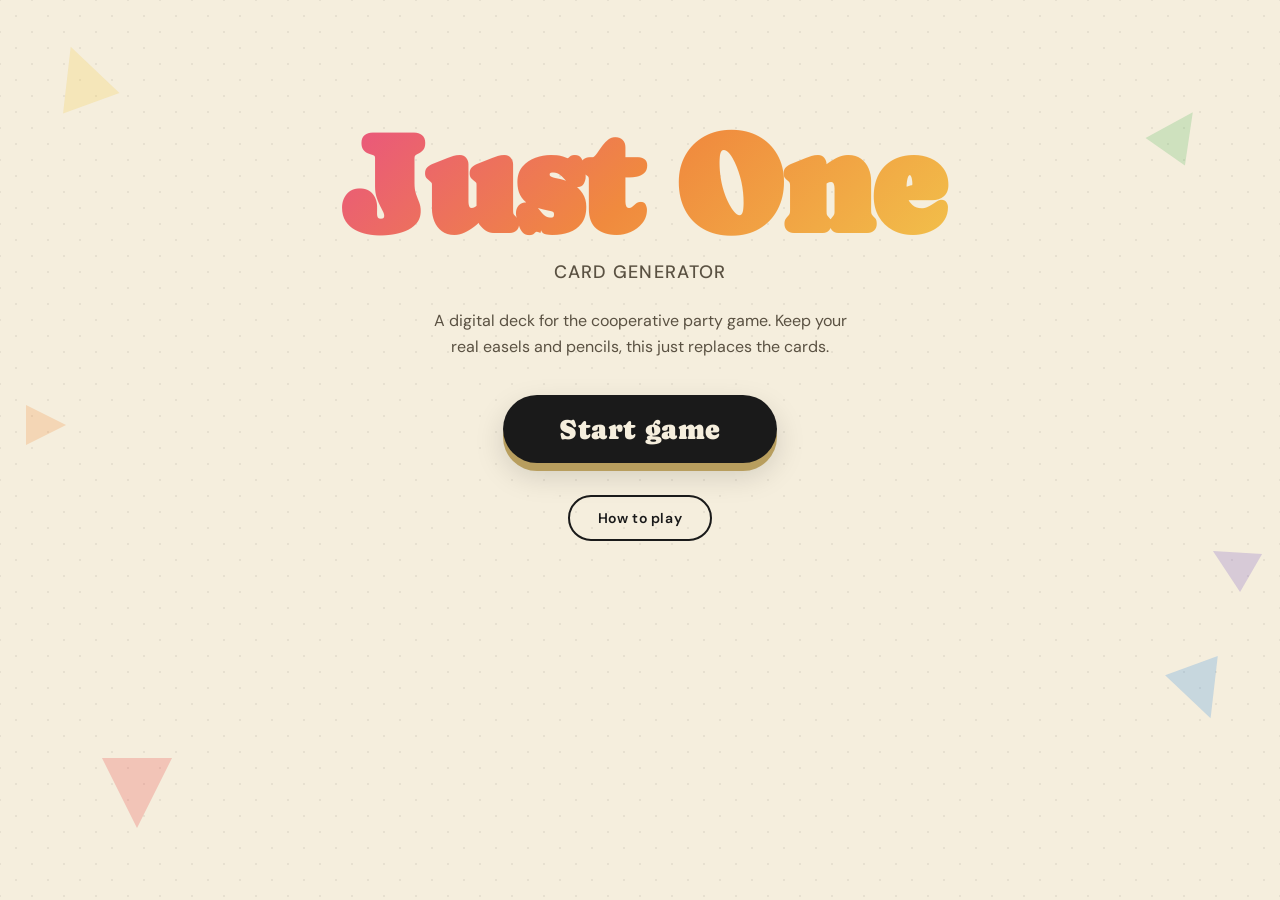
<file: justone/index.html>
<!DOCTYPE html>
<html lang="en">
<head>
<meta charset="UTF-8">
<meta name="viewport" content="width=device-width, initial-scale=1.0, viewport-fit=cover">
<meta name="theme-color" content="#F5EEDD">
<title>Just One - Card generator</title>
<link rel="preconnect" href="https://fonts.googleapis.com">
<link rel="preconnect" href="https://fonts.gstatic.com" crossorigin>
<link href="https://fonts.googleapis.com/css2?family=Caprasimo&family=DM+Sans:wght@400;500;600;700&display=swap" rel="stylesheet">
<style>
  * { box-sizing: border-box; }
  html, body { margin: 0; padding: 0; }
  body {
    font-family: 'DM Sans', system-ui, sans-serif;
    background: #F5EEDD;
    background-image:
      radial-gradient(rgba(0,0,0,0.06) 1px, transparent 1px),
      radial-gradient(rgba(0,0,0,0.06) 1px, #F5EEDD 1px);
    background-size: 32px 32px, 32px 32px;
    background-position: 0 0, 16px 16px;
    color: #1a1a1a;
    min-height: 100vh;
    overflow-x: hidden;
    -webkit-tap-highlight-color: transparent;
  }
  button { font-family: inherit; }
  #app { position: relative; min-height: 100vh; }
  .triangle { position: absolute; width: 0; height: 0; opacity: 0.25; pointer-events: none; z-index: 1; }
  .container { position: relative; max-width: 780px; margin: 0 auto; padding: 32px 20px 60px; z-index: 2; }
  .hidden { display: none !important; }

  @keyframes fadeIn { from { opacity: 0; transform: translateY(20px); } to { opacity: 1; transform: translateY(0); } }
  @keyframes popIn { 0% { opacity: 0; transform: scale(0.7); } 100% { opacity: 1; transform: scale(1); } }
  @keyframes slideIn { from { opacity: 0; transform: translateX(-20px); } to { opacity: 1; transform: translateX(0); } }
  @keyframes bounceIn { 0% { transform: scale(0) rotate(-180deg); opacity: 0; } 50% { transform: scale(1.1) rotate(-20deg); } 100% { transform: scale(1) rotate(0deg); opacity: 1; } }
  @keyframes cardEntry { 0% { transform: rotate(-2deg) scale(0.95); opacity: 0; } 100% { transform: rotate(0) scale(1); opacity: 1; } }

  .screen { animation: fadeIn 0.4s ease; }
  .phase { animation: fadeIn 0.35s ease; }

  /* Home */
  #home { text-align: center; padding-top: 10vh; }
  .title-jo {
    font-family: 'Caprasimo', serif;
    font-size: clamp(64px, 16vw, 140px);
    line-height: 0.9; margin: 0; letter-spacing: -0.02em;
    background: linear-gradient(135deg, #E84A8C 0%, #F08A3E 50%, #F2C94C 100%);
    -webkit-background-clip: text; -webkit-text-fill-color: transparent; background-clip: text;
    animation: popIn 0.5s cubic-bezier(0.34, 1.56, 0.64, 1);
  }
  .subtitle { margin-top: 12px; font-size: 18px; color: #5a5142; font-weight: 500; letter-spacing: 0.06em; text-transform: uppercase; }
  .lead { max-width: 420px; margin: 24px auto 36px; font-size: 16px; line-height: 1.6; color: #5a5142; }

  .btn-primary {
    font-family: 'Caprasimo', serif; font-size: 28px;
    background: #1a1a1a; color: #F5EEDD; border: none;
    padding: 18px 56px; border-radius: 999px; cursor: pointer;
    box-shadow: 0 8px 0 #b89e5e, 0 12px 30px rgba(0,0,0,0.15);
    letter-spacing: 0.02em;
    transition: transform 0.15s, box-shadow 0.15s;
  }
  .btn-primary:hover { transform: scale(1.04); }
  .btn-primary:active { transform: scale(0.97) translateY(4px); box-shadow: 0 4px 0 #b89e5e, 0 6px 16px rgba(0,0,0,0.15); }
  .btn-primary.small { font-size: 22px; padding: 14px 38px; box-shadow: 0 6px 0 #b89e5e; }
  .btn-primary.small:active { box-shadow: 0 3px 0 #b89e5e; }

  .btn-secondary {
    background: transparent; border: 2px solid #1a1a1a;
    padding: 12px 28px; border-radius: 999px; font-size: 14px;
    font-weight: 600; cursor: pointer; color: #1a1a1a;
    letter-spacing: 0.04em;
  }
  .btn-secondary:hover { background: #1a1a1a; color: #F5EEDD; }

  .btn-row { margin-top: 32px; display: flex; justify-content: center; gap: 32px; align-items: center; flex-wrap: wrap; }
  .best-score { font-size: 14px; color: #5a5142; font-weight: 500; }
  .best-score strong { color: #1a1a1a; font-size: 16px; }

  /* Top bar */
  .topbar { display: flex; justify-content: space-between; align-items: center; margin-bottom: 28px; gap: 16px; flex-wrap: wrap; }
  .dots { display: flex; gap: 6px; }
  .dot { width: 12px; height: 12px; border-radius: 6px; background: #d9cfb8; border: 1px solid #c0b59a; transition: all 0.2s; position: relative; }
  .dot.current { width: 18px; background: #1a1a1a; border: none; }
  .dot.won { background: #58B662; border: none; }
  .dot.pass { background: #F2C94C; border: none; }
  .dot.wrong, .dot.removed, .dot.demoted { background: #E64545; border: none; }
  .dot.removed::after, .dot.demoted::after {
    content: '×'; position: absolute; top: -3px; left: 0; right: 0;
    text-align: center; font-size: 10px; color: #fff; line-height: 12px; font-weight: 700;
  }
  .dot.demoted::after { content: '−'; }
  .won-count { font-size: 13px; color: #5a5142; font-weight: 600; letter-spacing: 0.04em; text-transform: uppercase; }
  .won-count strong { color: #1a1a1a; font-size: 16px; }

  .prompt-line { text-align: center; margin: 0 0 18px; font-size: 12px; color: #5a5142; font-weight: 600; letter-spacing: 0.1em; text-transform: uppercase; }

  /* Cover phase */
  .cover { text-align: center; padding-top: 6vh; }
  .cover-q { font-size: 80px; margin-bottom: 12px; font-family: 'Caprasimo', serif; color: #E84A8C; line-height: 1; animation: popIn 0.5s cubic-bezier(0.34, 1.56, 0.64, 1) 0.1s both; }
  .cover h2 { font-family: 'Caprasimo', serif; font-size: clamp(34px, 7vw, 52px); margin: 0 0 12px; line-height: 1.1; color: #1a1a1a; }
  .cover .cover-text { margin: 0 auto 36px; max-width: 380px; font-size: 16px; color: #5a5142; line-height: 1.5; }

  /* Card */
  .card { background: #fff; padding: 16px; border-radius: 18px; display: flex; flex-direction: column; gap: 8px; box-shadow: 0 12px 36px rgba(0,0,0,0.12), 0 2px 6px rgba(0,0,0,0.06); animation: cardEntry 0.5s cubic-bezier(0.34, 1.56, 0.64, 1); }
  .word-row {
    padding: 16px 22px; display: flex; align-items: center; gap: 18px;
    font-family: 'Caprasimo', serif; font-size: clamp(22px, 5vw, 32px);
    border-radius: 10px; line-height: 1.1;
    transition: all 0.3s ease;
    opacity: 0; animation: slideIn 0.35s ease forwards;
  }
  .word-row:nth-child(1) { animation-delay: 0s; }
  .word-row:nth-child(2) { animation-delay: 0.08s; }
  .word-row:nth-child(3) { animation-delay: 0.16s; }
  .word-row:nth-child(4) { animation-delay: 0.24s; }
  .word-row:nth-child(5) { animation-delay: 0.32s; }
  .word-row .num {
    width: 36px; height: 36px; border-radius: 50%;
    background: rgba(0,0,0,0.18);
    display: flex; align-items: center; justify-content: center;
    font-size: 18px; font-family: 'DM Sans', sans-serif; font-weight: 700;
    flex-shrink: 0;
  }
  .row-1 { background: #F2C94C; color: #1a1a1a; }
  .row-2 { background: #58B662; color: #fff; }
  .row-3 { background: #E84A8C; color: #fff; }
  .row-4 { background: #3E8FE0; color: #fff; }
  .row-5 { background: #F08A3E; color: #fff; }

  .word-row.dim { opacity: 0.28; transform: scale(0.96); padding: 12px 22px; font-size: clamp(18px, 4vw, 24px); animation: none; }
  .word-row.dim .num { width: 30px; height: 30px; font-size: 14px; }
  .word-row.chosen { padding: 26px 22px; font-size: clamp(30px, 7vw, 46px); box-shadow: 0 6px 18px rgba(0,0,0,0.12); animation: none; opacity: 1; }
  .word-row.chosen .num { width: 44px; height: 44px; font-size: 22px; }
  .mystery-badge { margin-left: auto; font-size: 11px; font-family: 'DM Sans', sans-serif; background: rgba(0,0,0,0.25); padding: 4px 10px; border-radius: 999px; font-weight: 700; letter-spacing: 0.06em; text-transform: uppercase; color: #fff; }
  .row-1 .mystery-badge { color: #1a1a1a; background: rgba(0,0,0,0.18); }

  /* Number picker */
  .num-picker { margin-top: 28px; display: flex; gap: 10px; justify-content: center; flex-wrap: wrap; }
  .num-btn {
    width: 64px; height: 64px; border-radius: 50%;
    border: 3px solid #1a1a1a;
    font-family: 'Caprasimo', serif; font-size: 26px;
    cursor: pointer; box-shadow: 0 4px 0 #1a1a1a;
    transition: transform 0.15s, box-shadow 0.15s;
  }
  .num-btn:hover { transform: translateY(-3px) scale(1.08); }
  .num-btn:active { transform: scale(0.95) translateY(2px); box-shadow: 0 2px 0 #1a1a1a; }
  .num-btn.n1 { background: #F2C94C; color: #1a1a1a; }
  .num-btn.n2 { background: #58B662; color: #fff; }
  .num-btn.n3 { background: #E84A8C; color: #fff; }
  .num-btn.n4 { background: #3E8FE0; color: #fff; }
  .num-btn.n5 { background: #F08A3E; color: #fff; }
  .picker-hint { text-align: center; margin-top: 14px; font-size: 13px; color: #5a5142; }

  /* Result panel */
  .result-panel { margin-top: 28px; background: #fff; border-radius: 16px; padding: 20px; box-shadow: 0 4px 20px rgba(0,0,0,0.06); }
  .result-panel-title { margin: 0 0 14px; font-size: 13px; color: #5a5142; text-align: center; font-weight: 600; letter-spacing: 0.04em; text-transform: uppercase; }
  .result-grid { display: grid; grid-template-columns: 1fr 1fr 1fr; gap: 10px; }
  .result-btn { border: none; padding: 14px 12px; border-radius: 12px; font-weight: 700; font-size: 15px; cursor: pointer; letter-spacing: 0.02em; transition: transform 0.15s; }
  .result-btn:hover { transform: translateY(-2px); }
  .result-btn:active { transform: scale(0.96); }
  .result-btn.won { background: #58B662; color: #fff; }
  .result-btn.pass { background: #F2C94C; color: #1a1a1a; }
  .result-btn.wrong { background: #E64545; color: #fff; }

  /* Result screen */
  .result-screen { text-align: center; padding-top: 8vh; }
  .result-icon { width: 120px; height: 120px; border-radius: 50%; color: #fff; font-family: 'Caprasimo', serif; font-size: 72px; display: flex; align-items: center; justify-content: center; margin: 0 auto 28px; line-height: 1; animation: bounceIn 0.5s cubic-bezier(0.34, 1.56, 0.64, 1) 0.1s both; }
  .result-icon.won { background: #58B662; }
  .result-icon.pass { background: #F2C94C; color: #1a1a1a; }
  .result-icon.wrong { background: #E64545; }
  .result-title { font-family: 'Caprasimo', serif; font-size: clamp(40px, 9vw, 64px); margin: 0; }
  .result-title.won { color: #58B662; }
  .result-title.pass { color: #ad8d20; }
  .result-title.wrong { color: #E64545; }
  .result-msg { margin: 12px auto 36px; max-width: 360px; font-size: 16px; color: #5a5142; line-height: 1.5; }

  /* End screen */
  .end-screen { text-align: center; padding-top: 6vh; }
  .end-label { font-size: 13px; color: #5a5142; letter-spacing: 0.1em; text-transform: uppercase; font-weight: 600; margin: 0; }
  .end-score { margin: 16px 0 8px; animation: popIn 0.6s cubic-bezier(0.34, 1.56, 0.64, 1) 0.2s both; }
  .end-score-num { font-family: 'Caprasimo', serif; font-size: clamp(120px, 28vw, 220px); line-height: 0.9; }
  .end-score-of { font-family: 'Caprasimo', serif; font-size: clamp(40px, 8vw, 60px); color: #5a5142; margin-left: 12px; }
  .end-level-title { font-family: 'Caprasimo', serif; font-size: clamp(36px, 7vw, 54px); margin: 8px 0 4px; animation: fadeIn 0.5s ease 0.5s both; }
  .end-level-msg { font-size: 18px; color: #5a5142; max-width: 420px; margin: 0 auto; line-height: 1.5; animation: fadeIn 0.5s ease 0.5s both; }
  .new-best { display: inline-block; margin-top: 24px; background: #1a1a1a; color: #F5EEDD; padding: 8px 18px; border-radius: 999px; font-family: 'Caprasimo', serif; font-size: 18px; transform: rotate(-3deg); animation: bounceIn 0.5s cubic-bezier(0.34, 1.56, 0.64, 1) 0.8s both; }
  .end-actions { margin-top: 40px; display: flex; gap: 14px; justify-content: center; flex-wrap: wrap; }
  .levels-table { margin: 50px auto 0; max-width: 420px; text-align: left; }
  .levels-table-title { font-size: 12px; color: #5a5142; letter-spacing: 0.1em; text-transform: uppercase; font-weight: 600; margin: 0 0 12px; text-align: center; }
  .levels-list { background: #fff; border-radius: 12px; padding: 6px; box-shadow: 0 4px 14px rgba(0,0,0,0.05); }
  .level-row { display: flex; align-items: center; gap: 14px; padding: 8px 12px; border-radius: 8px; font-size: 14px; }
  .level-row.current { background: #F5EEDD; }
  .level-range { width: 50px; font-family: 'Caprasimo', serif; font-size: 18px; flex-shrink: 0; }

  /* Modal */
  .modal { position: fixed; inset: 0; background: rgba(26,26,26,0.5); z-index: 100; display: flex; align-items: center; justify-content: center; padding: 20px; animation: fadeIn 0.3s ease; }
  .modal-content { background: #F5EEDD; border-radius: 20px; padding: 28px; max-width: 520px; width: 100%; max-height: 85vh; overflow-y: auto; animation: popIn 0.4s cubic-bezier(0.34, 1.56, 0.64, 1); }
  .modal-content h3 { font-family: 'Caprasimo', serif; font-size: 36px; margin: 0 0 16px; color: #E84A8C; }
  .modal-content ol { padding-left: 22px; line-height: 1.7; font-size: 15px; margin: 0; }
  .modal-content li { margin-bottom: 4px; }
  .small-cap { margin: 16px 0 4px; font-size: 12px; color: #5a5142; letter-spacing: 0.08em; text-transform: uppercase; font-weight: 600; }
  .modal-close { margin-top: 22px; width: 100%; background: #1a1a1a; color: #F5EEDD; border: none; padding: 12px; border-radius: 999px; cursor: pointer; font-family: 'Caprasimo', serif; font-size: 18px; }
</style>
</head>
<body>
<div id="app">
  <div class="triangle" style="top:5%; left:4%; border-left:30px solid transparent; border-right:30px solid transparent; border-bottom:60px solid #F2C94C; transform: rotate(-20deg);"></div>
  <div class="triangle" style="top:12%; right:6%; border-left:24px solid transparent; border-right:24px solid transparent; border-bottom:48px solid #58B662; transform: rotate(35deg);"></div>
  <div class="triangle" style="bottom:8%; left:8%; border-left:35px solid transparent; border-right:35px solid transparent; border-bottom:70px solid #E64545; transform: rotate(180deg);"></div>
  <div class="triangle" style="bottom:20%; right:4%; border-left:28px solid transparent; border-right:28px solid transparent; border-bottom:56px solid #3E8FE0; transform: rotate(160deg);"></div>
  <div class="triangle" style="top:45%; left:2%; border-left:20px solid transparent; border-right:20px solid transparent; border-bottom:40px solid #F08A3E; transform: rotate(90deg);"></div>
  <div class="triangle" style="top:60%; right:2%; border-left:22px solid transparent; border-right:22px solid transparent; border-bottom:44px solid #7B5BC4; transform: rotate(-60deg);"></div>

  <div class="container">
    <div id="home" class="screen">
      <h1 class="title-jo">Just One</h1>
      <p class="subtitle">Card generator</p>
      <p class="lead">A digital deck for the cooperative party game. Keep your real easels and pencils, this just replaces the cards.</p>
      <button class="btn-primary" id="btn-start">Start game</button>
      <div class="btn-row">
        <button class="btn-secondary" id="btn-rules">How to play</button>
        <div class="best-score hidden" id="best-score-display">
          <span style="opacity:0.7">Best score</span> <strong id="best-score-val"></strong>
        </div>
      </div>
    </div>

    <div id="playing" class="screen hidden">
      <div class="topbar">
        <div class="dots" id="dots"></div>
        <div class="won-count">Won: <strong id="won-count">0</strong></div>
      </div>

      <div id="phase-cover" class="phase cover">
        <div class="cover-q">?</div>
        <h2>Active player,<br>look away!</h2>
        <p class="cover-text">Everyone else: when the active player is not looking, tap below to reveal the card.</p>
        <button class="btn-primary small" id="btn-reveal">Reveal the card</button>
      </div>

      <div id="phase-showing" class="phase hidden">
        <p class="prompt-line">The card · Active player picks a number</p>
        <div class="card" id="card-showing"></div>
        <div class="num-picker" id="num-picker"></div>
        <p class="picker-hint">Tap the number the active player called out</p>
      </div>

      <div id="phase-mystery" class="phase hidden">
        <p class="prompt-line">Mystery word · Write your clues on the easels</p>
        <div class="card" id="card-mystery"></div>
        <div class="result-panel">
          <p class="result-panel-title">After the guess, what happened?</p>
          <div class="result-grid">
            <button class="result-btn won" data-result="won">Correct</button>
            <button class="result-btn pass" data-result="pass">Passed</button>
            <button class="result-btn wrong" data-result="wrong">Wrong</button>
          </div>
        </div>
      </div>

      <div id="phase-result" class="phase hidden result-screen">
        <div class="result-icon" id="result-icon"></div>
        <h2 class="result-title" id="result-title"></h2>
        <p class="result-msg" id="result-msg"></p>
        <button class="btn-primary small" id="btn-next">Next round</button>
      </div>
    </div>

    <div id="ended" class="screen hidden end-screen">
      <p class="end-label">Game over</p>
      <div class="end-score">
        <span class="end-score-num" id="end-score-num"></span><span class="end-score-of">/13</span>
      </div>
      <h2 class="end-level-title" id="end-level-title"></h2>
      <p class="end-level-msg" id="end-level-msg"></p>
      <div class="new-best hidden" id="new-best">New best score!</div>
      <div class="end-actions">
        <button class="btn-primary small" id="btn-play-again">Play again</button>
        <button class="btn-secondary" id="btn-home">Home</button>
      </div>
      <div class="levels-table">
        <p class="levels-table-title">Score levels</p>
        <div class="levels-list" id="levels-list"></div>
      </div>
    </div>

    <div id="rules-modal" class="modal hidden">
      <div class="modal-content">
        <h3>How to play</h3>
        <ol>
          <li>The active player picks a number from 1 to 5 without seeing the card. Everyone else sees the five words.</li>
          <li>The active player closes their eyes. Everyone else writes a one-word clue on their easel.</li>
          <li>Compare clues. Any identical or invalid clues are canceled (hide those easels).</li>
          <li>The active player opens their eyes and makes one guess from the remaining clues, or passes.</li>
          <li>Tap the result in the app. After 13 cards, check your score. Try to beat your record.</li>
        </ol>
        <p class="small-cap">Wrong guess penalty</p>
        <p style="margin:0; font-size:14px; line-height:1.5;">A wrong guess loses two cards: this one plus the next in the deck (or a previously won card if the deck is empty).</p>
        <button class="modal-close" id="btn-close-rules">Got it</button>
      </div>
    </div>
  </div>
</div>

<script>
// ---- Word pool (curated, in the spirit of the game) ----
const WORD_POOL = [
  "Tiger","Lion","Elephant","Giraffe","Zebra","Monkey","Panda","Wolf","Fox","Rabbit",
  "Squirrel","Hedgehog","Deer","Horse","Cow","Pig","Sheep","Chicken","Duck","Owl",
  "Eagle","Penguin","Flamingo","Peacock","Swan","Parrot","Hummingbird","Butterfly","Bee","Ladybug",
  "Dragonfly","Spider","Snail","Octopus","Dolphin","Whale","Shark","Seahorse","Jellyfish","Crab",
  "Starfish","Turtle","Frog","Crocodile","Snake","Camel","Kangaroo","Koala","Sloth","Hippo",
  "Rhino","Beaver","Otter","Bat","Hamster","Dinosaur","Unicorn","Dragon","Walrus","Toucan",
  "Pizza","Spaghetti","Bread","Croissant","Donut","Cake","Cookie","Chocolate","Honey","Cheese",
  "Butter","Bacon","Burger","Taco","Sushi","Pancake","Soup","Salad","Apple","Banana",
  "Cherry","Grape","Lemon","Watermelon","Mango","Pineapple","Strawberry","Avocado","Coconut","Tomato",
  "Carrot","Onion","Garlic","Mushroom","Pumpkin","Olive","Truffle","Coffee","Tea","Wine",
  "Champagne","Cocktail","Lemonade","Cinnamon","Vanilla","Mustard","Ketchup","Sugar","Pepper","Ginger",
  "Chair","Table","Pillow","Lamp","Candle","Clock","Mirror","Vase","Carpet","Window",
  "Key","Knife","Spoon","Plate","Mug","Bottle","Kettle","Toaster","Fridge","Broom",
  "Bucket","Sponge","Soap","Towel","Toothbrush","Scissors","Hammer","Screwdriver","Nail","Ladder",
  "Rope","Magnet","Battery","Pencil","Eraser","Notebook","Stamp","Map","Compass","Telescope",
  "Microscope","Camera","Binoculars","Glasses","Hat","Crown","Mask","Scarf","Belt","Glove",
  "Boot","Dress","Umbrella","Wallet","Backpack","Suitcase","Bicycle","Skateboard","Helmet","Saddle",
  "Trumpet","Drum","Piano","Guitar","Violin","Flute","Saxophone","Bell","Whistle","Headphones",
  "Microphone","Radio","Television","Computer","Phone",
  "Beach","Mountain","Forest","Jungle","Desert","Island","Volcano","Cave","Valley","River",
  "Lake","Waterfall","Ocean","Glacier","Iceberg","Castle","Palace","Cathedral","Pyramid","Tower",
  "Bridge","Tunnel","Statue","Fountain","Stadium","Theater","Cinema","Museum","Library","Bakery",
  "Hospital","School","Factory","Farm","Garden","Park","Zoo","Aquarium","Circus","Airport",
  "Lighthouse","Igloo","Skyscraper","Cabin","Treehouse",
  "Sky","Cloud","Sun","Moon","Star","Galaxy","Comet","Rainbow","Lightning","Storm",
  "Tornado","Hurricane","Earthquake","Wind","Snow","Fog","Ice","Fire","Smoke","Lava",
  "Sand","Rock","Diamond","Gold","Silver","Leaf","Rose","Sunflower","Cactus","Aurora",
  "Football","Basketball","Tennis","Golf","Volleyball","Boxing","Karate","Yoga","Running","Hiking",
  "Climbing","Swimming","Surfing","Sailing","Skating","Skiing","Snowboarding","Dancing","Singing","Painting",
  "Knitting","Cooking","Baking","Gardening","Fishing","Camping","Reading","Writing","Marathon","Bowling",
  "Love","Joy","Fear","Magic","Spell","Secret","Mystery","Dream","Nightmare","Memory",
  "Wisdom","Beauty","Strength","Time","Eternity","Birthday","Wedding","Christmas","Halloween","Vacation",
  "Eyebrow","Tongue","Beard","Mustache","Elbow","Thumb","Heart","Brain","Skeleton","Knee",
  "Doctor","Nurse","Pilot","Astronaut","Firefighter","Detective","Spy","Teacher","Chef","Farmer",
  "Sailor","Scientist","Inventor","Painter","Musician","Singer","Dancer","Actor","Writer","Photographer",
  "Carpenter","Plumber","Mechanic","Waiter","Bartender","Gardener","Hairdresser","Magician","Clown","Acrobat",
  "Knight","Pirate","Cowboy","Ninja","Vampire","Witch","Wizard","Ghost","Zombie","Robot","Alien",
  "Einstein","Mozart","Shakespeare","Picasso","Napoleon","Cleopatra","Gandhi","Stonehenge","Sphinx","Everest",
  "Sahara","Hollywood","Titanic","Apollo","Mars","Jupiter"
];

// ---- Levels ----
const LEVELS = [
  { min: 0, max: 3, title: "Eek...", msg: "What happened?", color: "#E64545" },
  { min: 4, max: 6, title: "Not bad.", msg: "You could certainly do better.", color: "#F08A3E" },
  { min: 7, max: 8, title: "Average.", msg: "It is a good start. Try again!", color: "#F2C94C" },
  { min: 9, max: 10, title: "Good.", msg: "A first step towards glory?", color: "#58B662" },
  { min: 11, max: 11, title: "Very good!", msg: "You should be proud!", color: "#3E8FE0" },
  { min: 12, max: 12, title: "Impressive!", msg: "You are almost champions!", color: "#E84A8C" },
  { min: 13, max: 13, title: "Incredible!", msg: "A perfect score!", color: "#7B5BC4" },
];

// ---- State ----
const state = {
  deck: [],
  statuses: new Array(13).fill('unplayed'),
  currentIdx: 0,
  chosenNum: null,
  lastResult: null,
  bestScore: null,
  isNewBest: false,
};

// ---- Helpers ----
function shuffle(arr) {
  const a = arr.slice();
  for (let i = a.length - 1; i > 0; i--) {
    const j = Math.floor(Math.random() * (i + 1));
    [a[i], a[j]] = [a[j], a[i]];
  }
  return a;
}
function generateDeck(pool) {
  const s = shuffle(pool);
  const cards = [];
  for (let i = 0; i < 13; i++) cards.push(s.slice(i * 5, i * 5 + 5));
  return cards;
}
function getLevel(score) { return LEVELS.find(l => score >= l.min && score <= l.max) || LEVELS[0]; }

function storageGet(key) {
  try { return localStorage.getItem(key); } catch (e) { return null; }
}
function storageSet(key, val) {
  try { localStorage.setItem(key, val); } catch (e) { /* silently fail in sandboxed contexts */ }
}

function escapeHtml(s) {
  return String(s).replace(/[&<>"']/g, c => ({'&':'&amp;','<':'&lt;','>':'&gt;','"':'&quot;',"'":'&#39;'}[c]));
}

function restartAnim(el) {
  if (!el) return;
  el.style.animation = 'none';
  void el.offsetWidth;
  el.style.animation = '';
}

// ---- Rendering ----
function showScreen(name) {
  ['home','playing','ended'].forEach(id => {
    document.getElementById(id).classList.toggle('hidden', id !== name);
  });
  restartAnim(document.getElementById(name));
}

function showPhase(name) {
  ['cover','showing','mystery','result'].forEach(p => {
    document.getElementById('phase-' + p).classList.toggle('hidden', p !== name);
  });
  restartAnim(document.getElementById('phase-' + name));
}

function renderTopbar() {
  const dotsEl = document.getElementById('dots');
  dotsEl.innerHTML = '';
  state.statuses.forEach((s, i) => {
    const d = document.createElement('div');
    d.className = 'dot';
    if (s === 'unplayed' && i === state.currentIdx) d.classList.add('current');
    else if (s !== 'unplayed') d.classList.add(s);
    dotsEl.appendChild(d);
  });
  document.getElementById('won-count').textContent = state.statuses.filter(s => s === 'won').length;
}

function renderShowingCard() {
  const cardEl = document.getElementById('card-showing');
  cardEl.innerHTML = '';
  const card = state.deck[state.currentIdx] || [];
  card.forEach((word, i) => {
    const row = document.createElement('div');
    row.className = 'word-row row-' + (i + 1);
    row.innerHTML = '<span class="num">' + (i + 1) + '</span><span>' + escapeHtml(word) + '</span>';
    cardEl.appendChild(row);
  });
  restartAnim(cardEl);

  const picker = document.getElementById('num-picker');
  picker.innerHTML = '';
  for (let n = 1; n <= 5; n++) {
    const btn = document.createElement('button');
    btn.className = 'num-btn n' + n;
    btn.textContent = n;
    btn.addEventListener('click', () => handleNumberPick(n));
    picker.appendChild(btn);
  }
}

function renderMysteryCard() {
  const cardEl = document.getElementById('card-mystery');
  cardEl.innerHTML = '';
  const card = state.deck[state.currentIdx] || [];
  const chosen = state.chosenNum - 1;
  card.forEach((word, i) => {
    const row = document.createElement('div');
    row.className = 'word-row row-' + (i + 1) + (i === chosen ? ' chosen' : ' dim');
    let html = '<span class="num">' + (i + 1) + '</span><span>' + escapeHtml(word) + '</span>';
    if (i === chosen) html += '<span class="mystery-badge">Mystery</span>';
    row.innerHTML = html;
    cardEl.appendChild(row);
  });
  restartAnim(cardEl);
}

function renderResult() {
  const cfg = {
    won:   { icon: '\u2713', title: 'Correct!',    msg: 'Card added to your won pile.' },
    pass:  { icon: '\u2014', title: 'Passed',      msg: 'Round lost. Card returned to the box.' },
    wrong: { icon: '\u00D7', title: 'Wrong guess', msg: 'Round lost twice. The next card is also removed.' },
  }[state.lastResult];

  const icon = document.getElementById('result-icon');
  icon.textContent = cfg.icon;
  icon.className = 'result-icon ' + state.lastResult;

  const title = document.getElementById('result-title');
  title.textContent = cfg.title;
  title.className = 'result-title ' + state.lastResult;

  document.getElementById('result-msg').textContent = cfg.msg;
  restartAnim(icon);
}

function renderEnd() {
  const score = state.statuses.filter(s => s === 'won').length;
  const level = getLevel(score);
  const scoreEl = document.getElementById('end-score-num');
  scoreEl.textContent = score;
  scoreEl.style.color = level.color;
  const titleEl = document.getElementById('end-level-title');
  titleEl.textContent = level.title;
  titleEl.style.color = level.color;
  document.getElementById('end-level-msg').textContent = level.msg;
  document.getElementById('new-best').classList.toggle('hidden', !state.isNewBest);

  const list = document.getElementById('levels-list');
  list.innerHTML = '';
  LEVELS.forEach(l => {
    const isCurrent = score >= l.min && score <= l.max;
    const row = document.createElement('div');
    row.className = 'level-row' + (isCurrent ? ' current' : '');
    const range = l.min === l.max ? String(l.min) : (l.min + '-' + l.max);
    row.innerHTML =
      '<span class="level-range" style="color:' + l.color + '">' + range + '</span>' +
      '<span style="color:#1a1a1a; font-weight:' + (isCurrent ? 700 : 500) + '">' +
        '<strong>' + escapeHtml(l.title) + '</strong> ' +
        '<span style="color:#5a5142; font-weight:400">' + escapeHtml(l.msg) + '</span>' +
      '</span>';
    list.appendChild(row);
  });
}

function renderBestScore() {
  const el = document.getElementById('best-score-display');
  if (state.bestScore !== null) {
    el.classList.remove('hidden');
    document.getElementById('best-score-val').textContent = state.bestScore + '/13';
  } else {
    el.classList.add('hidden');
  }
}

// ---- Game logic ----
function startGame() {
  state.deck = generateDeck(WORD_POOL);
  state.statuses = new Array(13).fill('unplayed');
  state.currentIdx = 0;
  state.chosenNum = null;
  state.lastResult = null;
  state.isNewBest = false;

  showScreen('playing');
  showPhase('cover');
  renderTopbar();
}

function handleReveal() {
  renderShowingCard();
  showPhase('showing');
}

function handleNumberPick(n) {
  state.chosenNum = n;
  renderMysteryCard();
  showPhase('mystery');
}

function handleResult(result) {
  const ns = state.statuses.slice();
  if (result === 'won') ns[state.currentIdx] = 'won';
  else if (result === 'pass') ns[state.currentIdx] = 'pass';
  else if (result === 'wrong') {
    ns[state.currentIdx] = 'wrong';
    let nextRemoval = -1;
    for (let i = state.currentIdx + 1; i < 13; i++) {
      if (ns[i] === 'unplayed') { nextRemoval = i; break; }
    }
    if (nextRemoval !== -1) {
      ns[nextRemoval] = 'removed';
    } else {
      for (let i = ns.length - 1; i >= 0; i--) {
        if (ns[i] === 'won') { ns[i] = 'demoted'; break; }
      }
    }
  }
  state.statuses = ns;
  state.lastResult = result;
  renderTopbar();
  renderResult();
  showPhase('result');
}

function nextRound() {
  let next = -1;
  for (let i = state.currentIdx + 1; i < 13; i++) {
    if (state.statuses[i] === 'unplayed') { next = i; break; }
  }
  if (next === -1) {
    const finalScore = state.statuses.filter(s => s === 'won').length;
    if (state.bestScore === null || finalScore > state.bestScore) {
      state.bestScore = finalScore;
      state.isNewBest = true;
      storageSet('justone_bestScore', String(finalScore));
    } else {
      state.isNewBest = false;
    }
    renderEnd();
    showScreen('ended');
    renderBestScore();
  } else {
    state.currentIdx = next;
    state.chosenNum = null;
    state.lastResult = null;
    renderTopbar();
    showPhase('cover');
  }
}

// ---- Init ----
function init() {
  const stored = storageGet('justone_bestScore');
  if (stored !== null) {
    const n = parseInt(stored, 10);
    if (!isNaN(n)) state.bestScore = n;
  }
  renderBestScore();

  document.getElementById('btn-start').addEventListener('click', startGame);
  document.getElementById('btn-rules').addEventListener('click', () => {
    document.getElementById('rules-modal').classList.remove('hidden');
  });
  document.getElementById('btn-close-rules').addEventListener('click', () => {
    document.getElementById('rules-modal').classList.add('hidden');
  });
  document.getElementById('rules-modal').addEventListener('click', (e) => {
    if (e.target === e.currentTarget) e.currentTarget.classList.add('hidden');
  });
  document.getElementById('btn-reveal').addEventListener('click', handleReveal);
  document.querySelectorAll('.result-btn').forEach(b => {
    b.addEventListener('click', () => handleResult(b.getAttribute('data-result')));
  });
  document.getElementById('btn-next').addEventListener('click', nextRound);
  document.getElementById('btn-play-again').addEventListener('click', () => {
    startGame();
  });
  document.getElementById('btn-home').addEventListener('click', () => {
    showScreen('home');
    renderBestScore();
  });
}

init();
</script>
</body>
</html>
</file>
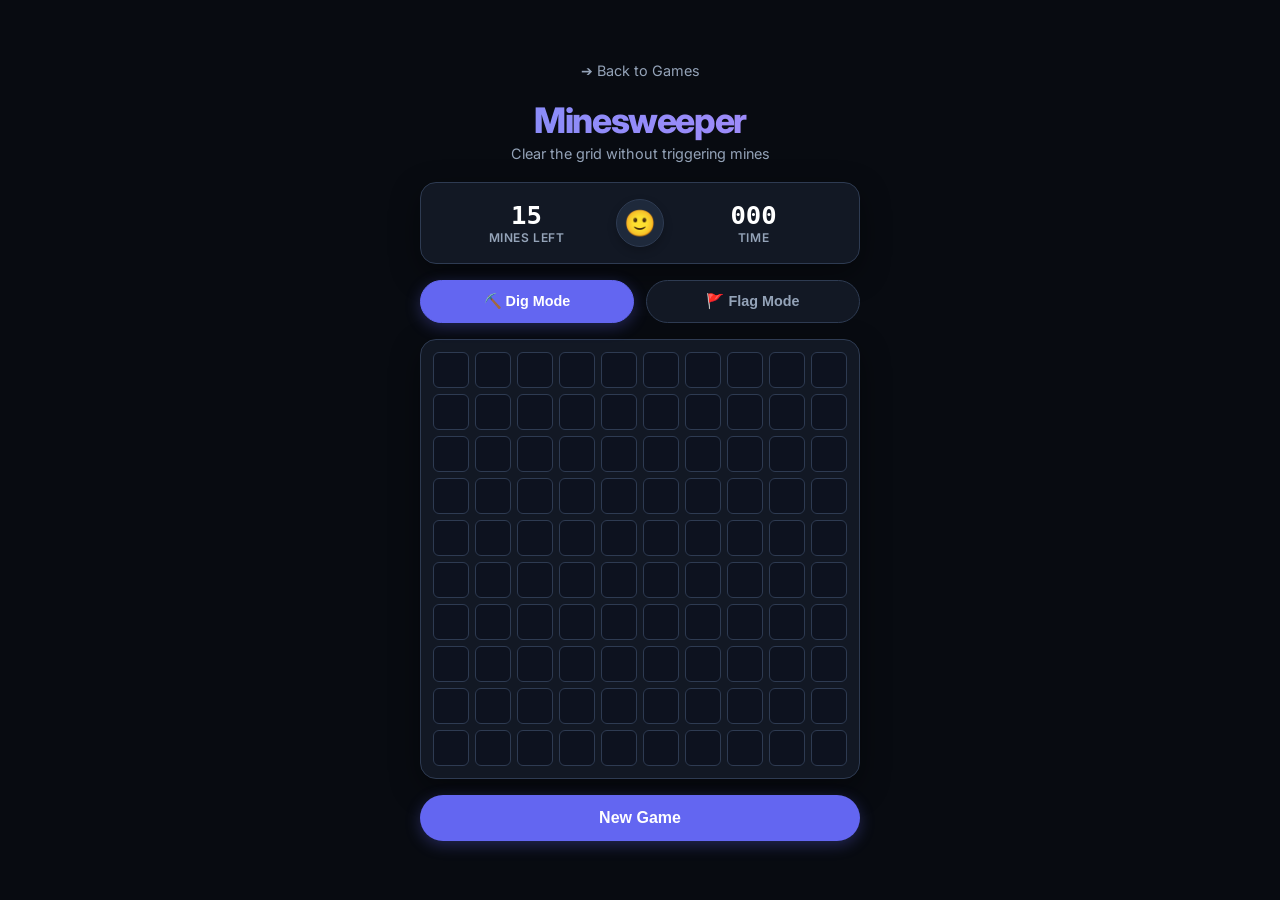
<file: minesweeper/index.html>
<!DOCTYPE html>
<html lang="en">
<head>
    <meta charset="UTF-8">
    <meta name="viewport" content="width=device-width, initial-scale=1.0">
    <title>Minesweeper — Graspins Games</title>
    <meta name="description" content="Play classic Minesweeper solo game with neon styling, interactive flagging, and synthesized sound effects.">
    <link rel="icon" href="data:image/svg+xml,<svg xmlns='http://www.w3.org/2000/svg' viewBox='0 0 100 100'><text y='.9em' font-size='90'>💣</text></svg>">
    <link href="https://fonts.googleapis.com/css2?family=Inter:wght@300;400;500;600;700;800&display=swap" rel="stylesheet">
    <style>
        :root {
            --bg-page: #080b11;
            --bg-card: #121824;
            --bg-hover: #1e293b;
            --border: #2e3b52;
            --text-primary: #f8fafc;
            --text-secondary: #94a3b8;
            --accent: #6366f1;
            --accent-hover: #4f46e5;
            --radius: 16px;
            --shadow: 0 10px 30px rgba(0, 0, 0, 0.4);
            --transition: all 0.25s ease;
            
            /* Mine counts colors */
            --num-1: #3b82f6;
            --num-2: #10b981;
            --num-3: #ef4444;
            --num-4: #8b5cf6;
            --num-5: #ca8a04;
            --num-6: #06b6d4;
            --num-7: #ec4899;
            --num-8: #94a3b8;
        }

        * {
            box-sizing: border-box;
            margin: 0;
            padding: 0;
        }

        body {
            font-family: 'Inter', -apple-system, BlinkMacSystemFont, sans-serif;
            background: var(--bg-page);
            color: var(--text-primary);
            min-height: 100vh;
            min-height: 100dvh;
            display: flex;
            flex-direction: column;
            align-items: center;
            justify-content: center;
            padding: 24px;
            overflow-x: hidden;
        }

        /* When the content is taller than the viewport (small phones),
           pin to the top and allow scrolling instead of clipping the header. */
        @media (max-height: 760px) {
            body { justify-content: flex-start; }
        }

        .container {
            width: 100%;
            max-width: 440px;
            text-align: center;
        }

        .back-link {
            display: inline-flex;
            align-items: center;
            gap: 8px;
            color: var(--text-secondary);
            text-decoration: none;
            font-size: 0.9rem;
            margin-bottom: 20px;
            transition: var(--transition);
        }

        .back-link:hover {
            color: var(--text-primary);
            transform: translateX(-4px);
        }

        header {
            margin-bottom: 20px;
        }

        .title {
            font-size: 2.2rem;
            font-weight: 800;
            letter-spacing: -0.04em;
            margin-bottom: 4px;
            background: linear-gradient(to right, #818cf8, #a78bfa);
            -webkit-background-clip: text;
            background-clip: text;
            -webkit-text-fill-color: transparent;
        }

        .subtitle {
            color: var(--text-secondary);
            font-size: 0.9rem;
        }

        /* Dashboard HUD */
        .hud-card {
            background: var(--bg-card);
            border: 1px solid var(--border);
            border-radius: var(--radius);
            padding: 16px;
            box-shadow: var(--shadow);
            margin-bottom: 16px;
            display: flex;
            justify-content: space-between;
            align-items: center;
        }

        .hud-item {
            text-align: center;
            flex: 1;
        }

        .hud-value {
            font-size: 1.6rem;
            font-weight: 800;
            font-family: monospace;
            color: #fff;
        }

        .hud-label {
            font-size: 0.75rem;
            color: var(--text-secondary);
            text-transform: uppercase;
            font-weight: 600;
            letter-spacing: 0.05em;
        }

        .face-btn {
            background: var(--bg-hover);
            border: 1px solid var(--border);
            width: 48px;
            height: 48px;
            font-size: 1.6rem;
            border-radius: 50%;
            cursor: pointer;
            display: flex;
            align-items: center;
            justify-content: center;
            transition: var(--transition);
            box-shadow: 0 4px 10px rgba(0,0,0,0.2);
        }

        .face-btn:hover {
            transform: scale(1.08);
            border-color: var(--text-secondary);
        }

        /* Game Board */
        .board-container {
            background: var(--bg-card);
            border: 1px solid var(--border);
            border-radius: var(--radius);
            padding: 12px;
            box-shadow: var(--shadow);
            margin-bottom: 16px;
            aspect-ratio: 1;
            display: flex;
            align-items: center;
            justify-content: center;
        }

        .board {
            display: grid;
            grid-template-columns: repeat(10, 1fr);
            grid-template-rows: repeat(10, 1fr);
            gap: 6px;
            width: 100%;
            height: 100%;
        }

        .cell {
            background: #0d121f;
            border: 1px solid var(--border);
            border-radius: 6px;
            display: flex;
            align-items: center;
            justify-content: center;
            font-weight: 800;
            font-size: 1.15rem;
            cursor: pointer;
            user-select: none;
            transition: var(--transition);
        }

        .cell:hover:not(.cell--revealed):not(.cell--flagged) {
            background: var(--bg-hover);
            border-color: var(--text-secondary);
        }

        .cell--revealed {
            background: #1e293b;
            border-color: rgba(255, 255, 255, 0.05);
            cursor: default;
        }

        .cell--mine {
            background: #ef4444 !important;
            color: #fff;
        }

        .cell--flagged {
            background: rgba(99, 102, 241, 0.15);
            border-color: var(--accent);
        }

        /* Number colors */
        .cell[data-count="1"] { color: var(--num-1); }
        .cell[data-count="2"] { color: var(--num-2); }
        .cell[data-count="3"] { color: var(--num-3); }
        .cell[data-count="4"] { color: var(--num-4); }
        .cell[data-count="5"] { color: var(--num-5); }
        .cell[data-count="6"] { color: var(--num-6); }
        .cell[data-count="7"] { color: var(--num-7); }
        .cell[data-count="8"] { color: var(--num-8); }

        /* Mobile Controls */
        .mobile-controls {
            display: flex;
            gap: 12px;
            margin-bottom: 16px;
            width: 100%;
        }

        .tool-btn {
            flex: 1;
            padding: 12px;
            background: var(--bg-card);
            border: 1px solid var(--border);
            color: var(--text-secondary);
            border-radius: 30px;
            font-size: 0.9rem;
            font-weight: 700;
            cursor: pointer;
            display: flex;
            align-items: center;
            justify-content: center;
            gap: 8px;
            transition: var(--transition);
        }

        .tool-btn:hover {
            color: var(--text-primary);
            border-color: var(--text-secondary);
        }

        .tool-btn--active {
            background: var(--accent);
            border-color: var(--accent);
            color: #fff;
            box-shadow: 0 4px 15px rgba(99, 102, 241, 0.3);
        }

        .tool-btn--active:hover {
            background: var(--accent-hover);
            color: #fff;
        }

        /* Action Buttons */
        .btn-reset {
            width: 100%;
            background: var(--accent);
            color: #fff;
            border: none;
            padding: 14px;
            font-size: 1rem;
            font-weight: 700;
            border-radius: 30px;
            cursor: pointer;
            box-shadow: 0 4px 15px rgba(99, 102, 241, 0.3);
            transition: var(--transition);
        }

        .btn-reset:hover {
            background: var(--accent-hover);
            transform: translateY(-1px);
        }

        /* Board shake animation on lose */
        .shake {
            animation: shakeBoard 0.4s ease-out;
        }

        @keyframes shakeBoard {
            0%, 100% { transform: translateX(0); }
            20%, 60% { transform: translateX(-8px); }
            40%, 80% { transform: translateX(8px); }
        }

        @media (max-width: 480px) {
            body { padding: 16px 12px; }
            .container { max-width: 100%; }
            .back-link { margin-bottom: 14px; }
            header { margin-bottom: 14px; }
            .title { font-size: 1.7rem; }
            .subtitle { font-size: 0.82rem; }
            .hud-card { padding: 12px; margin-bottom: 12px; }
            .hud-value { font-size: 1.35rem; }
            .face-btn { width: 42px; height: 42px; font-size: 1.4rem; }
            .mobile-controls { gap: 8px; margin-bottom: 12px; }
            .tool-btn { padding: 11px 8px; font-size: 0.85rem; gap: 6px; }
            .board-container { padding: 6px; margin-bottom: 12px; }
            .board { gap: 4px; }
            .cell { border-radius: 4px; font-size: 0.95rem; }
            .btn-reset { padding: 13px; }
        }

        @media (max-width: 360px) {
            .title { font-size: 1.5rem; }
            .hud-value { font-size: 1.2rem; }
            .tool-btn { font-size: 0.78rem; }
            .cell { font-size: 0.85rem; }
        }
    </style>
</head>
<body>

    <div class="container">
        <a href="../index.html" class="back-link">➔ Back to Games</a>

        <header>
            <h1 class="title">Minesweeper</h1>
            <p class="subtitle">Clear the grid without triggering mines</p>
        </header>

        <!-- HUD panel -->
        <div class="hud-card">
            <div class="hud-item">
                <div class="hud-value" id="hud-mines">15</div>
                <div class="hud-label">Mines Left</div>
            </div>
            
            <button class="face-btn" id="face-btn">🙂</button>
            
            <div class="hud-item">
                <div class="hud-value" id="hud-timer">000</div>
                <div class="hud-label">Time</div>
            </div>
        </div>

        <!-- Mode selector (especially helpful on mobile) -->
        <div class="mobile-controls">
            <button class="tool-btn tool-btn--active" id="tool-dig">⛏️ Dig Mode</button>
            <button class="tool-btn" id="tool-flag">🚩 Flag Mode</button>
        </div>

        <!-- Board Grid -->
        <div class="board-container">
            <div class="board" id="board">
                <!-- 100 grid cells injected by JavaScript -->
            </div>
        </div>

        <button class="btn-reset" id="btn-reset">New Game</button>
    </div>

    <script>
        // Web Audio Synthesizer
        let audioCtx = null;
        function getAudioContext() {
            if (!audioCtx) {
                audioCtx = new (window.AudioContext || window.webkitAudioContext)();
            }
            if (audioCtx.state === 'suspended') {
                audioCtx.resume();
            }
            return audioCtx;
        }

        // Sound 1: Click dig
        function playRevealSound() {
            try {
                const ctx = getAudioContext();
                const now = ctx.currentTime;
                const osc = ctx.createOscillator();
                const gain = ctx.createGain();

                osc.type = 'triangle';
                osc.frequency.setValueAtTime(600, now);
                osc.frequency.exponentialRampToValueAtTime(150, now + 0.05);

                gain.gain.setValueAtTime(0.08, now);
                gain.gain.exponentialRampToValueAtTime(0.001, now + 0.05);

                osc.connect(gain);
                gain.connect(ctx.destination);
                osc.start();
                osc.stop(now + 0.06);
            } catch(e) {}
        }

        // Sound 2: Flag cell
        function playFlagSound() {
            try {
                const ctx = getAudioContext();
                const now = ctx.currentTime;
                const osc = ctx.createOscillator();
                const gain = ctx.createGain();

                osc.type = 'sine';
                osc.frequency.setValueAtTime(250, now);
                osc.frequency.exponentialRampToValueAtTime(450, now + 0.08);

                gain.gain.setValueAtTime(0.06, now);
                gain.gain.exponentialRampToValueAtTime(0.001, now + 0.08);

                osc.connect(gain);
                gain.connect(ctx.destination);
                osc.start();
                osc.stop(now + 0.09);
            } catch(e) {}
        }

        // Sound 3: Mine explosion
        function playExplodeSound() {
            try {
                const ctx = getAudioContext();
                const now = ctx.currentTime;

                // Synthesize explosion noise buffer
                const bufferSize = ctx.sampleRate * 0.8;
                const buffer = ctx.createBuffer(1, bufferSize, ctx.sampleRate);
                const data = buffer.getChannelData(0);
                for (let i = 0; i < bufferSize; i++) {
                    data[i] = Math.random() * 2 - 1;
                }

                const noiseNode = ctx.createBufferSource();
                noiseNode.buffer = buffer;

                const filter = ctx.createBiquadFilter();
                filter.type = 'lowpass';
                filter.frequency.setValueAtTime(400, now);
                filter.frequency.linearRampToValueAtTime(40, now + 0.6);

                const gain = ctx.createGain();
                gain.gain.setValueAtTime(0.35, now);
                gain.gain.exponentialRampToValueAtTime(0.001, now + 0.75);

                noiseNode.connect(filter);
                filter.connect(gain);
                gain.connect(ctx.destination);
                
                noiseNode.start(now);
                noiseNode.stop(now + 0.8);
            } catch(e) {}
        }

        // Sound 4: Win arpeggio
        function playWinSound() {
            try {
                const ctx = getAudioContext();
                const now = ctx.currentTime;
                const notes = [329.63, 392.00, 523.25, 659.25, 783.99]; // E5, G5, C6, E6, G6

                notes.forEach((freq, idx) => {
                    const osc = ctx.createOscillator();
                    const gain = ctx.createGain();
                    
                    osc.type = 'sine';
                    osc.frequency.setValueAtTime(freq, now + idx * 0.08);
                    
                    gain.gain.setValueAtTime(0.12, now + idx * 0.08);
                    gain.gain.exponentialRampToValueAtTime(0.001, now + idx * 0.08 + 0.35);

                    osc.connect(gain);
                    gain.connect(ctx.destination);
                    osc.start(now + idx * 0.08);
                    osc.stop(now + idx * 0.08 + 0.4);
                });
            } catch(e) {}
        }

        // Game Configuration
        const ROWS = 10;
        const COLS = 10;
        const MINE_COUNT = 15;

        let grid = [];
        let revealedCount = 0;
        let flagsCount = 0;
        let gameActive = true;
        let firstClick = true;
        let timerVal = 0;
        let timerInterval = null;
        let mode = 'dig'; // 'dig' or 'flag'

        // Elements
        const boardEl = document.getElementById('board');
        const hudMines = document.getElementById('hud-mines');
        const hudTimer = document.getElementById('hud-timer');
        const faceBtn = document.getElementById('face-btn');
        const toolDig = document.getElementById('tool-dig');
        const toolFlag = document.getElementById('tool-flag');
        const btnReset = document.getElementById('btn-reset');

        // Initial Grid Setup
        function initGrid() {
            grid = [];
            revealedCount = 0;
            flagsCount = 0;
            gameActive = true;
            firstClick = true;
            timerVal = 0;
            clearInterval(timerInterval);
            timerInterval = null;
            hudTimer.textContent = '000';
            hudMines.textContent = MINE_COUNT;
            faceBtn.textContent = '🙂';
            boardEl.className = 'board';
            
            boardEl.innerHTML = '';
            for (let r = 0; r < ROWS; r++) {
                grid[r] = [];
                for (let c = 0; c < COLS; c++) {
                    grid[r][c] = {
                        row: r,
                        col: c,
                        isMine: false,
                        isRevealed: false,
                        isFlagged: false,
                        neighborMines: 0
                    };

                    const cellEl = document.createElement('div');
                    cellEl.className = 'cell';
                    cellEl.dataset.row = r;
                    cellEl.dataset.col = c;
                    
                    // Left click handler
                    cellEl.addEventListener('click', () => handleCellLeftClick(r, c));
                    
                    // Right click handler
                    cellEl.addEventListener('contextmenu', (e) => {
                        e.preventDefault();
                        handleCellRightClick(r, c);
                    });

                    boardEl.appendChild(cellEl);
                }
            }
        }

        // Generate mines and count neighbors
        function generateMines(excludeRow, excludeCol) {
            let placedMines = 0;
            while (placedMines < MINE_COUNT) {
                const r = Math.floor(Math.random() * ROWS);
                const c = Math.floor(Math.random() * COLS);

                // Exclude first click cell and its immediate neighbors to ensure first click is always a 0
                const isExcluded = Math.abs(r - excludeRow) <= 1 && Math.abs(c - excludeCol) <= 1;

                if (!grid[r][c].isMine && !isExcluded) {
                    grid[r][c].isMine = true;
                    placedMines++;
                }
            }

            // Count neighbors
            for (let r = 0; r < ROWS; r++) {
                for (let c = 0; c < COLS; c++) {
                    if (grid[r][c].isMine) continue;
                    let count = 0;
                    for (let i = -1; i <= 1; i++) {
                        for (let j = -1; j <= 1; j++) {
                            const nr = r + i;
                            const nc = c + j;
                            if (nr >= 0 && nr < ROWS && nc >= 0 && nc < COLS) {
                                if (grid[nr][nc].isMine) count++;
                            }
                        }
                    }
                    grid[r][c].neighborMines = count;
                }
            }
        }

        function startTimer() {
            timerInterval = setInterval(() => {
                timerVal++;
                if (timerVal > 999) timerVal = 999;
                hudTimer.textContent = String(timerVal).padStart(3, '0');
            }, 1000);
        }

        function handleCellLeftClick(r, c) {
            if (!gameActive) return;

            if (mode === 'flag') {
                handleCellRightClick(r, c);
                return;
            }

            const cell = grid[r][c];
            if (cell.isRevealed || cell.isFlagged) return;

            if (firstClick) {
                firstClick = false;
                generateMines(r, c);
                startTimer();
            }

            if (cell.isMine) {
                triggerGameOver(r, c);
                return;
            }

            revealCell(r, c);
            playRevealSound();
            checkVictory();
        }

        function handleCellRightClick(r, c) {
            if (!gameActive || firstClick) return;

            const cell = grid[r][c];
            if (cell.isRevealed) return;

            const cellEl = getCellDOM(r, c);

            if (cell.isFlagged) {
                cell.isFlagged = false;
                cellEl.classList.remove('cell--flagged');
                cellEl.innerHTML = '';
                flagsCount--;
                playFlagSound();
            } else {
                if (flagsCount >= MINE_COUNT + 5) return; // limit excess flagging
                cell.isFlagged = true;
                cellEl.classList.add('cell--flagged');
                cellEl.innerHTML = '🚩';
                flagsCount++;
                playFlagSound();
            }

            hudMines.textContent = MINE_COUNT - flagsCount;
        }

        function revealCell(r, c) {
            const cell = grid[r][c];
            if (cell.isRevealed) return;

            cell.isRevealed = true;
            revealedCount++;
            
            const cellEl = getCellDOM(r, c);
            cellEl.classList.add('cell--revealed');
            cellEl.innerHTML = '';

            if (cell.neighborMines > 0) {
                cellEl.textContent = cell.neighborMines;
                cellEl.setAttribute('data-count', cell.neighborMines);
            } else {
                // Cascade reveal surrounding empty cells
                for (let i = -1; i <= 1; i++) {
                    for (let j = -1; j <= 1; j++) {
                        const nr = r + i;
                        const nc = c + j;
                        if (nr >= 0 && nr < ROWS && nc >= 0 && nc < COLS) {
                            if (!grid[nr][nc].isRevealed && !grid[nr][nc].isMine) {
                                revealCell(nr, nc);
                            }
                        }
                    }
                }
            }
        }

        function triggerGameOver(hitRow, hitCol) {
            gameActive = false;
            clearInterval(timerInterval);
            faceBtn.textContent = '😵';
            playExplodeSound();

            // Shake board wrapper
            boardEl.classList.add('shake');

            // Reveal all mines
            for (let r = 0; r < ROWS; r++) {
                for (let c = 0; c < COLS; c++) {
                    const cell = grid[r][c];
                    const cellEl = getCellDOM(r, c);
                    if (cell.isMine) {
                        cellEl.classList.add('cell--mine');
                        cellEl.innerHTML = '💣';
                    }
                }
            }
            // Highlight clicked mine
            getCellDOM(hitRow, hitCol).style.background = '#f43f5e';
        }

        function checkVictory() {
            // Victory if all non-mines revealed
            if (revealedCount === (ROWS * COLS) - MINE_COUNT) {
                gameActive = false;
                clearInterval(timerInterval);
                faceBtn.textContent = '😎';
                playWinSound();
                spawnConfetti();

                // Auto flag remaining mines
                for (let r = 0; r < ROWS; r++) {
                    for (let c = 0; c < COLS; c++) {
                        const cell = grid[r][c];
                        if (cell.isMine) {
                            const cellEl = getCellDOM(r, c);
                            cellEl.classList.add('cell--flagged');
                            cellEl.innerHTML = '🚩';
                        }
                    }
                }
                hudMines.textContent = '0';
            }
        }

        function getCellDOM(r, c) {
            return boardEl.children[r * COLS + c];
        }

        function setMode(newMode) {
            mode = newMode;
            if (newMode === 'dig') {
                toolDig.classList.add('tool-btn--active');
                toolFlag.classList.remove('tool-btn--active');
            } else {
                toolFlag.classList.add('tool-btn--active');
                toolDig.classList.remove('tool-btn--active');
            }
        }

        function spawnConfetti() {
            const colors = ['#818cf8', '#a78bfa', '#ec4899', '#10b981'];
            const container = document.createElement('div');
            container.style.position = 'fixed';
            container.style.top = '0';
            container.style.left = '0';
            container.style.width = '100vw';
            container.style.height = '100vh';
            container.style.pointerEvents = 'none';
            container.style.zIndex = '999';
            document.body.appendChild(container);

            for (let i = 0; i < 50; i++) {
                const particle = document.createElement('div');
                particle.style.position = 'absolute';
                particle.style.width = `${Math.random() * 8 + 6}px`;
                particle.style.height = `${Math.random() * 8 + 6}px`;
                particle.style.background = colors[Math.floor(Math.random() * colors.length)];
                particle.style.left = `${Math.random() * 100}vw`;
                particle.style.top = `-20px`;
                particle.style.borderRadius = Math.random() > 0.5 ? '50%' : '2px';
                
                const duration = 2 + Math.random() * 2;
                const delay = Math.random() * 1.2;
                particle.style.transition = `transform ${duration}s linear ${delay}s, opacity ${duration}s ease ${delay}s`;
                container.appendChild(particle);

                setTimeout(() => {
                    particle.style.transform = `translateY(110vh) rotate(${Math.random() * 360}deg)`;
                    particle.style.opacity = '0';
                }, 50);
            }

            setTimeout(() => container.remove(), 4000);
        }

        // Listeners
        toolDig.addEventListener('click', () => setMode('dig'));
        toolFlag.addEventListener('click', () => setMode('flag'));
        btnReset.addEventListener('click', initGrid);
        faceBtn.addEventListener('click', initGrid);

        // Init Game Board
        initGrid();
    </script>
</body>
</html>
</file>
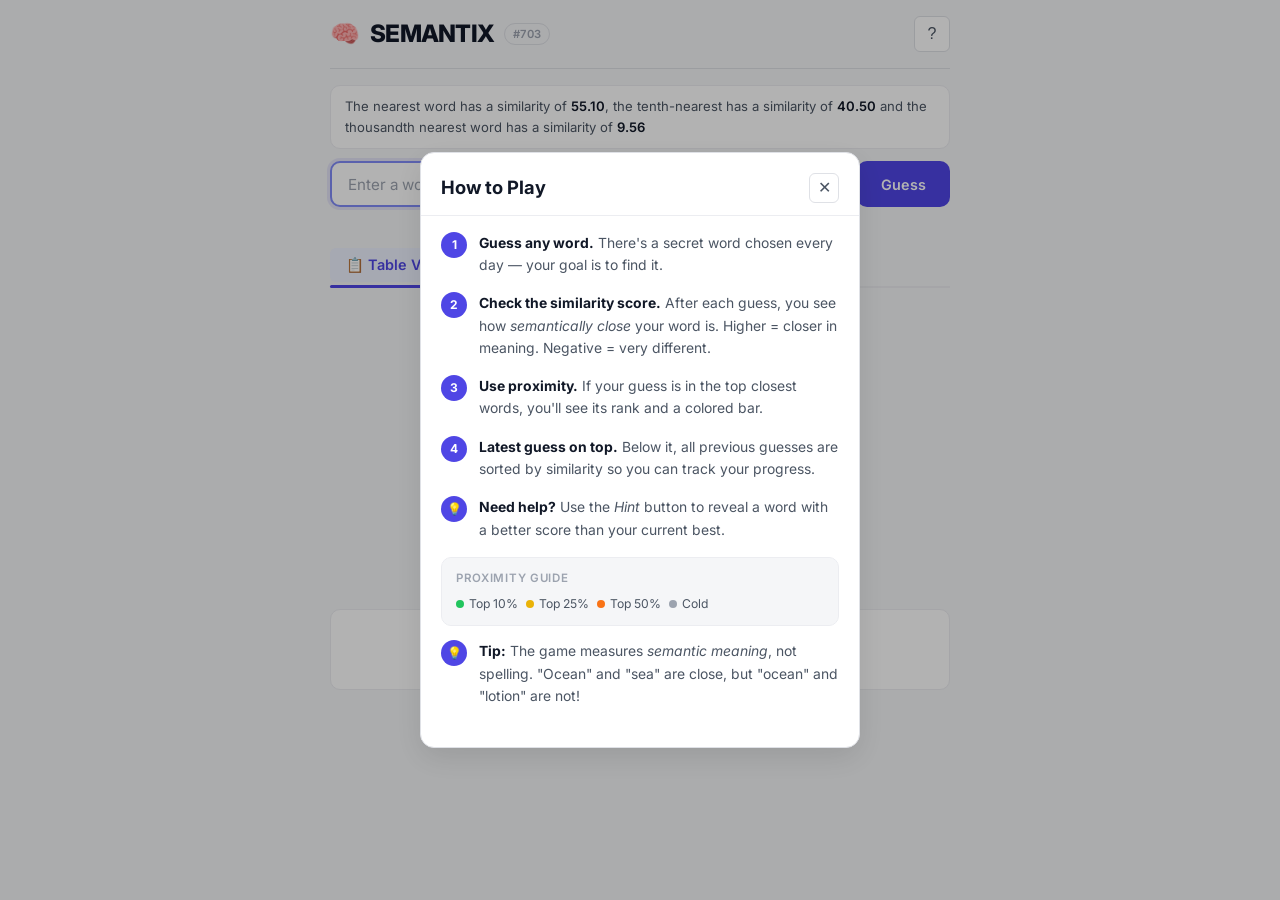
<file: Semantix/index.html>
<!DOCTYPE html>
<html lang="en">

<head>
    <meta charset="UTF-8">
    <meta name="viewport" content="width=device-width, initial-scale=1.0">
    <title>Semantix — Guess the Word by Meaning</title>
    <meta name="description"
        content="Semantix is a daily word-guessing game. Use semantic clues to find the secret word.">
    <meta name="theme-color" content="#f5f6f8">
    <link rel="icon"
        href="data:image/svg+xml,<svg xmlns='http://www.w3.org/2000/svg' viewBox='0 0 100 100'><text y='.9em' font-size='90'>🧠</text></svg>">
    <link rel="stylesheet" href="style.css">
</head>

<body>

    <div id="toast-container" class="toast-container" aria-live="polite"></div>

    <div class="app">
        <div class="container">

            <!-- LOADING -->
            <div id="loader" class="loader">
                <div class="loader__spinner"></div>
                <div class="loader__text">Loading word vectors…</div>
            </div>

            <!-- GAME CONTENT -->
            <div id="app-content" style="display: none;">

                <!-- HEADER -->
                <header class="header">
                    <div class="logo">
                        <span class="logo__icon">🧠</span>
                        <h1 class="logo__text">Semantix</h1>
                        <span class="logo__badge" id="game-number">#0</span>
                    </div>
                    <div class="header__actions">
                        <button class="icon-btn" id="btn-help" title="How to play" aria-label="How to play">?</button>
                    </div>
                </header>

                <!-- GAME INFO -->
                <div class="game-info" id="game-info">
                    Loading similarity benchmarks…
                </div>

                <!-- INPUT -->
                <section class="input-section">
                    <div class="input-group">
                        <input type="text" id="guess-input" class="input-field" placeholder="Enter a word…"
                            autocomplete="off" autocapitalize="none" autocorrect="off" spellcheck="false"
                            maxlength="30">
                        <button id="btn-guess" class="btn-guess">Guess</button>
                    </div>
                    <div id="input-hint" class="input-hint"></div>
                </section>

                <!-- VIEW TABS -->
                <div class="tabs-container">
                    <button id="tab-table" class="tab-btn tab-btn--active" aria-selected="true" role="tab">📋 Table
                        View</button>
                    <button id="tab-graph" class="tab-btn" aria-selected="false" role="tab">🕸️ Graph View</button>
                </div>

                <!-- TABLE VIEW -->
                <div id="table-view-container" class="view-panel">
                    <!-- GUESS LIST (Semantle-style: latest on top, rest sorted by score) -->
                    <div id="guess-section" class="guess-section"></div>
                </div>

                <!-- GRAPH VIEW -->
                <div id="graph-view-container" class="view-panel" style="display: none;">
                    <div class="graph-wrapper">
                        <div class="graph-controls">
                            <button class="graph-control-btn" id="graph-zoom-in" title="Zoom In">+</button>
                            <button class="graph-control-btn" id="graph-zoom-out" title="Zoom Out">−</button>
                            <button class="graph-control-btn" id="graph-reset" title="Fit to view">⛶</button>
                        </div>
                        <canvas id="graph-canvas" class="graph-canvas"></canvas>
                        <div class="graph-legend">
                            <span class="legend-item"><span class="legend-dot legend-dot--target"></span>Secret
                                Word</span>
                            <span class="legend-item"><span class="legend-dot legend-dot--guessed"></span>Guessed
                                Word</span>
                            <span class="legend-item"><span class="legend-dot legend-dot--mystery"></span>Mystery Word
                                (?)</span>
                            <span class="legend-item"><span class="legend-line legend-line--solid"></span>Direct</span>
                            <span class="legend-item"><span class="legend-line legend-line--dashed"></span>Via
                                Mystery</span>
                        </div>
                    </div>
                </div>

                <!-- ACTION BUTTONS -->
                <div class="action-bar">
                    <div class="hint-dropdown-container">
                        <button class="btn-action btn-action--hint" id="btn-hint" aria-haspopup="true" aria-expanded="false">💡 Hint</button>
                        <div class="hint-dropdown-menu" id="hint-menu" style="display: none;">
                            <button class="hint-dropdown-item" id="btn-hint-near">🔍 Near Secret Word</button>
                            <button class="hint-dropdown-item" id="btn-hint-mystery">🕸️ Reveal Mystery Word</button>
                        </div>
                    </div>
                    <button class="btn-action" id="btn-giveup">🏳️ Give Up</button>
                    <button class="btn-action btn-action--newgame" id="btn-newgame">🔄 New Game</button>
                </div>

                <!-- STATS FOOTER -->
                <footer class="stats-footer">
                    <div class="stat-item">
                        <div class="stat-item__value" id="stat-played">0</div>
                        <div class="stat-item__label">Played</div>
                    </div>
                    <div class="stat-item">
                        <div class="stat-item__value" id="stat-win-pct">0</div>
                        <div class="stat-item__label">Win %</div>
                    </div>
                    <div class="stat-item">
                        <div class="stat-item__value" id="stat-streak">0</div>
                        <div class="stat-item__label">Streak</div>
                    </div>
                </footer>

            </div><!-- /app-content -->
        </div>
    </div>

    <!-- HELP MODAL -->
    <div id="help-modal" class="modal-backdrop" role="dialog" aria-modal="true">
        <div class="modal">
            <div class="modal__header">
                <h2 class="modal__title">How to Play</h2>
                <button class="modal__close" id="help-close" aria-label="Close">✕</button>
            </div>
            <div class="modal__body">
                <div class="how-to-play__step">
                    <div class="how-to-play__number">1</div>
                    <div class="how-to-play__text">
                        <strong>Guess any word.</strong> There's a secret word chosen every day — your goal is to find
                        it.
                    </div>
                </div>
                <div class="how-to-play__step">
                    <div class="how-to-play__number">2</div>
                    <div class="how-to-play__text">
                        <strong>Check the similarity score.</strong> After each guess, you see how <em>semantically
                            close</em> your word is. Higher = closer in meaning. Negative = very different.
                    </div>
                </div>
                <div class="how-to-play__step">
                    <div class="how-to-play__number">3</div>
                    <div class="how-to-play__text">
                        <strong>Use proximity.</strong> If your guess is in the top closest words, you'll see its rank
                        and a colored bar.
                    </div>
                </div>
                <div class="how-to-play__step">
                    <div class="how-to-play__number">4</div>
                    <div class="how-to-play__text">
                        <strong>Latest guess on top.</strong> Below it, all previous guesses are sorted by similarity so
                        you can track your progress.
                    </div>
                </div>
                <div class="how-to-play__step">
                    <div class="how-to-play__number">💡</div>
                    <div class="how-to-play__text">
                        <strong>Need help?</strong> Use the <em>Hint</em> button to reveal a word with a better score
                        than your current best.
                    </div>
                </div>
                <div class="how-to-play__example">
                    <div class="how-to-play__example-title">Proximity Guide</div>
                    <div class="temp-legend">
                        <div class="temp-legend__item">
                            <div class="temp-legend__dot" style="background: #22c55e"></div> Top 10%
                        </div>
                        <div class="temp-legend__item">
                            <div class="temp-legend__dot" style="background: #eab308"></div> Top 25%
                        </div>
                        <div class="temp-legend__item">
                            <div class="temp-legend__dot" style="background: #f97316"></div> Top 50%
                        </div>
                        <div class="temp-legend__item">
                            <div class="temp-legend__dot" style="background: #9ca3af"></div> Cold
                        </div>
                    </div>
                </div>
                <div class="how-to-play__step" style="margin-top: 14px;">
                    <div class="how-to-play__number">💡</div>
                    <div class="how-to-play__text">
                        <strong>Tip:</strong> The game measures <em>semantic meaning</em>, not spelling. "Ocean" and
                        "sea" are close, but "ocean" and "lotion" are not!
                    </div>
                </div>
            </div>
        </div>
    </div>

    <!-- WIN MODAL -->
    <div id="win-modal" class="modal-backdrop" role="dialog" aria-modal="true">
        <div class="modal">
            <div class="modal__header">
                <h2 class="modal__title">🎉 You got it!</h2>
                <button class="modal__close" id="win-close" aria-label="Close">✕</button>
            </div>
            <div class="modal__body">
                <div class="win-modal__celebration">
                    <div class="win-modal__emoji">🧠</div>
                    <div class="win-modal__word" id="win-word">WORD</div>
                    <div class="win-modal__subtitle">was today's secret word</div>
                </div>
                <div class="win-modal__stats">
                    <div class="win-stat">
                        <div class="win-stat__value" id="win-guesses">0</div>
                        <div class="win-stat__label">Guesses</div>
                    </div>
                    <div class="win-stat">
                        <div class="win-stat__value" id="win-best-score">0</div>
                        <div class="win-stat__label">2nd Best</div>
                    </div>
                    <div class="win-stat">
                        <div class="win-stat__value" id="win-streak">0</div>
                        <div class="win-stat__label">Streak</div>
                    </div>
                </div>
                <div class="win-modal__actions" style="margin-top: 14px; display: flex; gap: 10px;">
                    <button class="btn-share" id="btn-share" style="flex: 1;">📤 Share Results</button>
                    <button class="btn-share btn-share--newgame" id="btn-newgame-win"
                        style="flex: 1; background: var(--bg-hover); color: var(--text-primary); border: 2px solid var(--border);">🔄
                        New Game</button>
                </div>
            </div>
        </div>
    </div>

    <script src="embeddings.js"></script>
    <script src="game.js"></script>
</body>

</html>
</file>
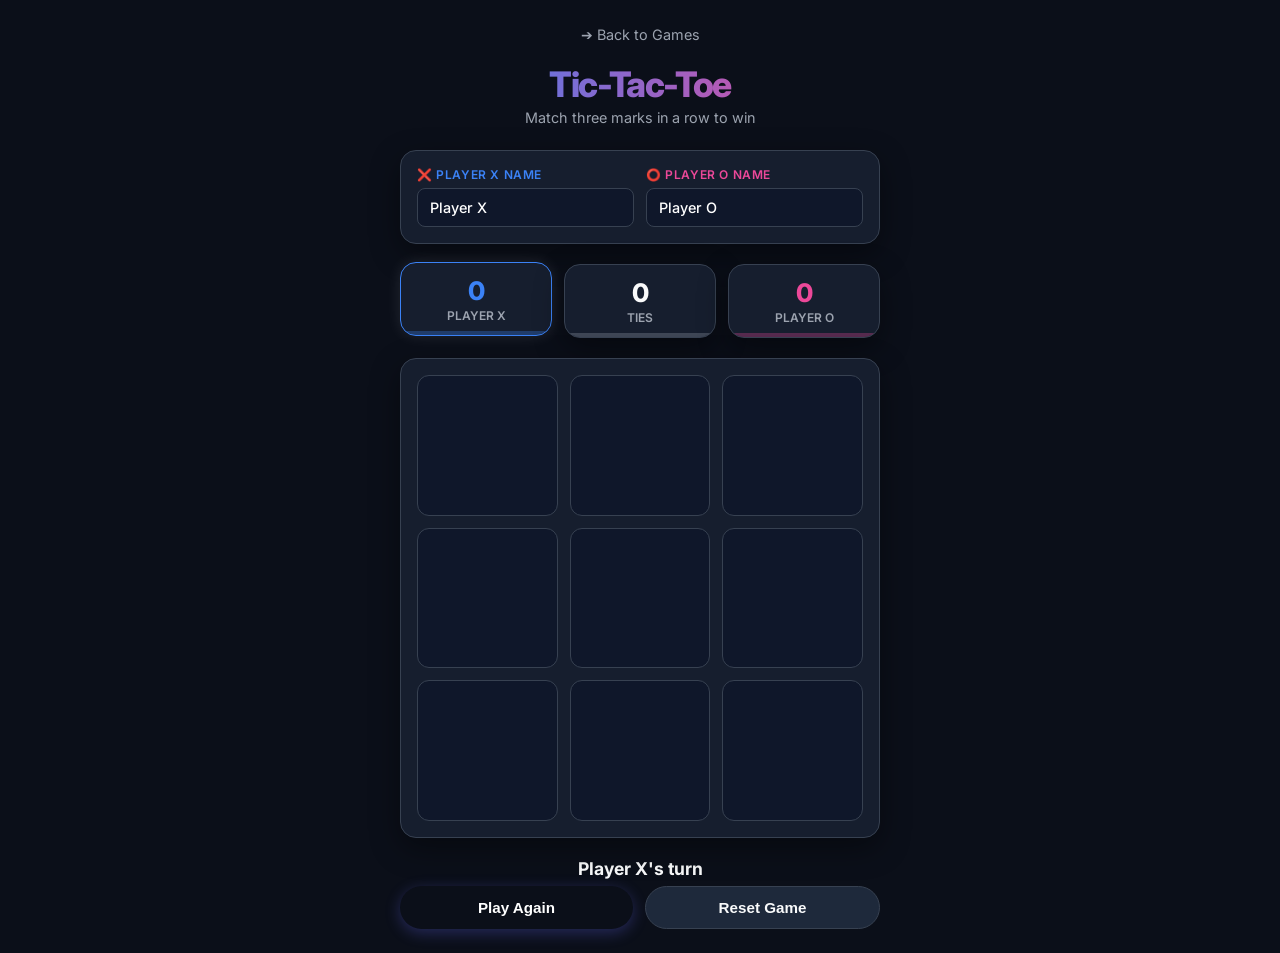
<file: tictactoe/index.html>
<!DOCTYPE html>
<html lang="en">
<head>
    <meta charset="UTF-8">
    <meta name="viewport" content="width=device-width, initial-scale=1.0">
    <title>Tic-Tac-Toe (XOX) — Graspins Games</title>
    <meta name="description" content="Play local 2-player Tic-Tac-Toe with glowing neon visual effects and synthesized audio.">
    <link rel="icon" href="data:image/svg+xml,<svg xmlns='http://www.w3.org/2000/svg' viewBox='0 0 100 100'><text y='.9em' font-size='90'>❌</text></svg>">
    <link href="https://fonts.googleapis.com/css2?family=Inter:wght@300;400;500;600;700;800&display=swap" rel="stylesheet">
    <style>
        :root {
            --bg-page: #0b0f19;
            --bg-card: #161e2e;
            --bg-hover: #1e293b;
            --border: #374151;
            --text-primary: #f9fafb;
            --text-secondary: #9ca3af;
            --x-color: #3b82f6;
            --x-glow: #2563eb;
            --o-color: #ec4899;
            --o-glow: #db2777;
            --radius: 16px;
            --shadow: 0 10px 30px rgba(0, 0, 0, 0.4);
            --transition: all 0.3s cubic-bezier(0.4, 0, 0.2, 1);
        }

        * {
            box-sizing: border-box;
            margin: 0;
            padding: 0;
        }

        body {
            font-family: 'Inter', -apple-system, BlinkMacSystemFont, sans-serif;
            background: var(--bg-page);
            color: var(--text-primary);
            min-height: 100vh;
            display: flex;
            flex-direction: column;
            align-items: center;
            justify-content: center;
            padding: 24px;
            overflow-x: hidden;
        }

        .container {
            width: 100%;
            max-width: 480px;
            text-align: center;
        }

        .back-link {
            display: inline-flex;
            align-items: center;
            gap: 8px;
            color: var(--text-secondary);
            text-decoration: none;
            font-size: 0.9rem;
            margin-bottom: 20px;
            transition: var(--transition);
        }

        .back-link:hover {
            color: var(--text-primary);
            transform: translateX(-4px);
        }

        header {
            margin-bottom: 24px;
        }

        .title {
            font-size: 2.2rem;
            font-weight: 800;
            letter-spacing: -0.04em;
            margin-bottom: 4px;
            background: linear-gradient(to right, #3b82f6, #ec4899);
            -webkit-background-clip: text;
            -webkit-text-fill-color: transparent;
        }

        .subtitle {
            color: var(--text-secondary);
            font-size: 0.9rem;
        }

        /* Player Names Config */
        .config-card {
            background: var(--bg-card);
            border: 1px solid var(--border);
            border-radius: var(--radius);
            padding: 16px;
            box-shadow: var(--shadow);
            margin-bottom: 20px;
            display: flex;
            gap: 12px;
            flex-direction: column;
        }

        .input-row {
            display: grid;
            grid-template-columns: 1fr 1fr;
            gap: 12px;
        }

        .input-group {
            text-align: left;
        }

        .input-label {
            font-size: 0.75rem;
            font-weight: 600;
            color: var(--text-secondary);
            margin-bottom: 6px;
            text-transform: uppercase;
            letter-spacing: 0.05em;
            display: flex;
            align-items: center;
            gap: 6px;
        }

        .input-label--x { color: var(--x-color); }
        .input-label--o { color: var(--o-color); }

        .input-field {
            width: 100%;
            background: #0f172a;
            border: 1px solid var(--border);
            border-radius: 8px;
            padding: 10px 12px;
            color: #fff;
            font-family: inherit;
            font-size: 0.9rem;
            font-weight: 500;
            transition: var(--transition);
        }

        .input-field:focus {
            outline: none;
            border-color: var(--text-secondary);
        }

        /* Scoreboard */
        .scoreboard {
            display: grid;
            grid-template-columns: repeat(3, 1fr);
            gap: 12px;
            margin-bottom: 20px;
        }

        .score-card {
            background: var(--bg-card);
            border: 1px solid var(--border);
            border-radius: var(--radius);
            padding: 12px;
            box-shadow: var(--shadow);
            position: relative;
            overflow: hidden;
            transition: var(--transition);
        }

        .score-card::after {
            content: '';
            position: absolute;
            bottom: 0;
            left: 0;
            width: 100%;
            height: 4px;
            opacity: 0.3;
        }

        .score-card--x::after { background: var(--x-color); }
        .score-card--o::after { background: var(--o-color); }
        .score-card--draw::after { background: var(--text-secondary); }

        .score-card--active {
            transform: translateY(-2px);
            border-color: var(--text-primary);
            box-shadow: 0 0 15px rgba(255, 255, 255, 0.1);
        }

        .score-card--active.score-card--x { border-color: var(--x-color); }
        .score-card--active.score-card--o { border-color: var(--o-color); }

        .score-val {
            font-size: 1.6rem;
            font-weight: 800;
            margin-bottom: 2px;
        }

        .score-card--x .score-val { color: var(--x-color); }
        .score-card--o .score-val { color: var(--o-color); }

        .score-lbl {
            font-size: 0.75rem;
            color: var(--text-secondary);
            font-weight: 600;
            text-transform: uppercase;
        }

        /* Game Grid Board */
        .board-container {
            position: relative;
            background: var(--bg-card);
            border: 1px solid var(--border);
            border-radius: var(--radius);
            padding: 16px;
            box-shadow: var(--shadow);
            margin-bottom: 20px;
            aspect-ratio: 1;
        }

        .board {
            display: grid;
            grid-template-columns: repeat(3, 1fr);
            grid-template-rows: repeat(3, 1fr);
            gap: 12px;
            height: 100%;
            width: 100%;
        }

        .cell {
            background: #0f172a;
            border: 1px solid var(--border);
            border-radius: 12px;
            display: flex;
            align-items: center;
            justify-content: center;
            cursor: pointer;
            transition: var(--transition);
            position: relative;
        }

        .cell:hover:not(.cell--taken) {
            background: var(--bg-hover);
            transform: scale(1.02);
            border-color: var(--text-secondary);
        }

        /* SVG Mark designs */
        .cell svg {
            width: 65%;
            height: 65%;
            stroke-width: 12;
            stroke-linecap: round;
            fill: none;
        }

        .cell--x svg {
            stroke: var(--x-color);
            filter: drop-shadow(0 0 6px var(--x-glow));
        }

        .cell--o svg {
            stroke: var(--o-color);
            filter: drop-shadow(0 0 6px var(--o-glow));
        }

        .draw-x-line1 {
            stroke-dasharray: 100;
            stroke-dashoffset: 100;
            animation: drawLine 0.25s ease forwards;
        }

        .draw-x-line2 {
            stroke-dasharray: 100;
            stroke-dashoffset: 100;
            animation: drawLine 0.25s ease 0.15s forwards;
        }

        .draw-o-circle {
            stroke-dasharray: 300;
            stroke-dashoffset: 300;
            animation: drawLine 0.35s ease forwards;
        }

        @keyframes drawLine {
            to { stroke-dashoffset: 0; }
        }

        /* Winning Line overlay */
        .winning-line {
            position: absolute;
            top: 0;
            left: 0;
            width: 100%;
            height: 100%;
            pointer-events: none;
            stroke-linecap: round;
            z-index: 10;
        }

        /* Controls */
        .controls-row {
            display: flex;
            gap: 12px;
        }

        .btn {
            flex: 1;
            padding: 12px 20px;
            font-size: 0.95rem;
            font-weight: 700;
            border-radius: 30px;
            cursor: pointer;
            border: none;
            transition: var(--transition);
        }

        .btn-reset-board {
            background: var(--accent);
            color: #fff;
            box-shadow: 0 4px 15px rgba(99, 102, 241, 0.3);
        }

        .btn-reset-board:hover {
            background: var(--accent-hover);
            transform: translateY(-1px);
        }

        .btn-clear-scores {
            background: var(--bg-hover);
            color: var(--text-primary);
            border: 1px solid var(--border);
        }

        .btn-clear-scores:hover {
            background: #ef4444;
            border-color: #ef4444;
            color: #fff;
        }

        .status-bar {
            margin-top: 16px;
            font-size: 1.1rem;
            font-weight: 700;
            min-height: 28px;
            transition: var(--transition);
        }

        .status-bar--x { color: var(--x-color); }
        .status-bar--o { color: var(--o-color); }

        @media (max-width: 480px) {
            .title { font-size: 1.8rem; }
            .board-container { padding: 10px; }
            .cell { border-radius: 8px; }
        }
    </style>
</head>
<body>

    <div class="container">
        <a href="../index.html" class="back-link">➔ Back to Games</a>

        <header>
            <h1 class="title">Tic-Tac-Toe</h1>
            <p class="subtitle">Match three marks in a row to win</p>
        </header>

        <!-- Player Config -->
        <div class="config-card">
            <div class="input-row">
                <div class="input-group">
                    <label class="input-label input-label--x">❌ Player X Name</label>
                    <input type="text" id="name-x" class="input-field" value="Player X" maxlength="12">
                </div>
                <div class="input-group">
                    <label class="input-label input-label--o">⭕ Player O Name</label>
                    <input type="text" id="name-o" class="input-field" value="Player O" maxlength="12">
                </div>
            </div>
        </div>

        <!-- Scoreboard -->
        <div class="scoreboard">
            <div class="score-card score-card--x score-card--active" id="card-x">
                <div class="score-val" id="score-x">0</div>
                <div class="score-lbl" id="lbl-x">Player X</div>
            </div>
            <div class="score-card score-card--draw">
                <div class="score-val" id="score-ties">0</div>
                <div class="score-lbl">Ties</div>
            </div>
            <div class="score-card score-card--o" id="card-o">
                <div class="score-val" id="score-o">0</div>
                <div class="score-lbl" id="lbl-o">Player O</div>
            </div>
        </div>

        <!-- Board Grid -->
        <div class="board-container">
            <div class="board" id="board">
                <div class="cell" data-index="0"></div>
                <div class="cell" data-index="1"></div>
                <div class="cell" data-index="2"></div>
                <div class="cell" data-index="3"></div>
                <div class="cell" data-index="4"></div>
                <div class="cell" data-index="5"></div>
                <div class="cell" data-index="6"></div>
                <div class="cell" data-index="7"></div>
                <div class="cell" data-index="8"></div>
            </div>
            
            <!-- SVG Overlay for drawing winning connection line -->
            <svg class="winning-line" id="line-svg" viewBox="0 0 300 300">
                <line id="winning-strike" x1="0" y1="0" x2="0" y2="0" stroke="rgba(255,255,255,0.9)" stroke-width="8" style="display:none; transition: all 0.5s ease; stroke-linecap: round;" />
            </svg>
        </div>

        <!-- Status & Actions -->
        <div class="status-bar" id="status-bar">Player X's turn</div>
        
        <div class="controls-row">
            <button class="btn btn-reset-board" id="btn-reset-board">Play Again</button>
            <button class="btn btn-clear-scores" id="btn-clear-scores">Reset Game</button>
        </div>
    </div>

    <!-- Victory Confetti Particles -->
    <script>
        // Web Audio Synthesizer
        let audioCtx = null;
        function getAudioContext() {
            if (!audioCtx) {
                audioCtx = new (window.AudioContext || window.webkitAudioContext)();
            }
            if (audioCtx.state === 'suspended') {
                audioCtx.resume();
            }
            return audioCtx;
        }

        // Sound: Mark placed
        function playPlaceSound(isX) {
            try {
                const ctx = getAudioContext();
                const now = ctx.currentTime;
                const osc = ctx.createOscillator();
                const gain = ctx.createGain();

                osc.type = 'sine';
                // X sound has a higher chirpy frequency, O has a slightly lower warm tone
                osc.frequency.setValueAtTime(isX ? 523.25 : 349.23, now); // C5 or F4
                osc.frequency.exponentialRampToValueAtTime(isX ? 783.99 : 523.25, now + 0.08); // G5 or C5

                gain.gain.setValueAtTime(0.12, now);
                gain.gain.exponentialRampToValueAtTime(0.001, now + 0.1);

                osc.connect(gain);
                gain.connect(ctx.destination);
                osc.start(now);
                osc.stop(now + 0.1);
            } catch(e) {}
        }

        // Sound: Win melody arpeggio
        function playWinSound() {
            try {
                const ctx = getAudioContext();
                const now = ctx.currentTime;

                const notes = [261.63, 329.63, 392.00, 523.25]; // C major arpeggio
                notes.forEach((freq, idx) => {
                    const osc = ctx.createOscillator();
                    const gain = ctx.createGain();
                    
                    osc.type = 'triangle';
                    osc.frequency.setValueAtTime(freq, now + idx * 0.1);
                    
                    gain.gain.setValueAtTime(0.15, now + idx * 0.1);
                    gain.gain.exponentialRampToValueAtTime(0.001, now + idx * 0.1 + 0.25);

                    osc.connect(gain);
                    gain.connect(ctx.destination);
                    osc.start(now + idx * 0.1);
                    osc.stop(now + idx * 0.1 + 0.3);
                });
            } catch(e) {}
        }

        // Sound: Tie
        function playTieSound() {
            try {
                const ctx = getAudioContext();
                const now = ctx.currentTime;
                const osc = ctx.createOscillator();
                const gain = ctx.createGain();

                osc.type = 'sawtooth';
                osc.frequency.setValueAtTime(220, now); // A3
                osc.frequency.linearRampToValueAtTime(147, now + 0.3); // D3

                gain.gain.setValueAtTime(0.12, now);
                gain.gain.exponentialRampToValueAtTime(0.001, now + 0.35);

                osc.connect(gain);
                gain.connect(ctx.destination);
                osc.start(now);
                osc.stop(now + 0.35);
            } catch(e) {}
        }

        // Game State
        let board = Array(9).fill('');
        let currentPlayer = 'X'; // 'X' or 'O'
        let gameActive = true;
        let scoreX = 0;
        let scoreO = 0;
        let ties = 0;
        let nameX = 'Player X';
        let nameO = 'Player O';

        const STORAGE_KEY = 'graspins_xox_v1';

        // Winning patterns
        const winStates = [
            [0, 1, 2], [3, 4, 5], [6, 7, 8], // rows
            [0, 3, 6], [1, 4, 7], [2, 5, 8], // columns
            [0, 4, 8], [2, 4, 6]             // diagonals
        ];

        // Elements
        const cells = document.querySelectorAll('.cell');
        const statusBar = document.getElementById('status-bar');
        const scoreXEl = document.getElementById('score-x');
        const scoreOEl = document.getElementById('score-o');
        const scoreTiesEl = document.getElementById('score-ties');
        const nameXInput = document.getElementById('name-x');
        const nameOInput = document.getElementById('name-o');
        const cardX = document.getElementById('card-x');
        const cardO = document.getElementById('card-o');
        const lblX = document.getElementById('lbl-x');
        const lblO = document.getElementById('lbl-o');
        const btnResetBoard = document.getElementById('btn-reset-board');
        const btnClearScores = document.getElementById('btn-clear-scores');
        const winningStrike = document.getElementById('winning-strike');

        function loadState() {
            try {
                const saved = localStorage.getItem(STORAGE_KEY);
                if (saved) {
                    const data = JSON.parse(saved);
                    scoreX = data.scoreX || 0;
                    scoreO = data.scoreO || 0;
                    ties = data.ties || 0;
                    nameX = data.nameX || 'Player X';
                    nameO = data.nameO || 'Player O';

                    nameXInput.value = nameX;
                    nameOInput.value = nameO;
                    updateNames();
                    updateScores();
                }
            } catch (e) {}
        }

        function saveState() {
            try {
                const data = { scoreX, scoreO, ties, nameX, nameO };
                localStorage.setItem(STORAGE_KEY, JSON.stringify(data));
            } catch(e) {}
        }

        function updateNames() {
            nameX = nameXInput.value.trim() || 'Player X';
            nameO = nameOInput.value.trim() || 'Player O';
            lblX.textContent = nameX;
            lblO.textContent = nameO;
            updateTurnText();
            saveState();
        }

        function updateScores() {
            scoreXEl.textContent = scoreX;
            scoreOEl.textContent = scoreO;
            scoreTiesEl.textContent = ties;
        }

        function updateTurnText() {
            if (!gameActive) return;
            statusBar.textContent = currentPlayer === 'X' 
                ? `${nameX}'s Turn (❌)` 
                : `${nameO}'s Turn (⭕)`;
            statusBar.className = `status-bar status-bar--${currentPlayer.toLowerCase()}`;

            if (currentPlayer === 'X') {
                cardX.classList.add('score-card--active');
                cardO.classList.remove('score-card--active');
            } else {
                cardO.classList.add('score-card--active');
                cardX.classList.remove('score-card--active');
            }
        }

        function handleCellClick(e) {
            const cell = e.target;
            const index = parseInt(cell.getAttribute('data-index'));

            if (board[index] !== '' || !gameActive) return;

            board[index] = currentPlayer;
            cell.classList.add(`cell--${currentPlayer.toLowerCase()}`, 'cell--taken');
            
            playPlaceSound(currentPlayer === 'X');

            // Draw icon inside cell
            cell.innerHTML = currentPlayer === 'X' 
                ? `<svg viewBox="0 0 100 100">
                    <line x1="20" y1="20" x2="80" y2="80" class="draw-x-line1" />
                    <line x1="80" y1="20" x2="20" y2="80" class="draw-x-line2" />
                   </svg>`
                : `<svg viewBox="0 0 100 100">
                    <circle cx="50" cy="50" r="30" class="draw-o-circle" />
                   </svg>`;

            checkResult();
        }

        function checkResult() {
            let won = false;
            let winningPattern = null;

            for (let i = 0; i < winStates.length; i++) {
                const [a, b, c] = winStates[i];
                if (board[a] && board[a] === board[b] && board[a] === board[c]) {
                    won = true;
                    winningPattern = winStates[i];
                    break;
                }
            }

            if (won) {
                gameActive = false;
                playWinSound();
                drawWinningLine(winningPattern);
                
                if (currentPlayer === 'X') {
                    scoreX++;
                    statusBar.textContent = `🎉 ${nameX} Wins!`;
                    statusBar.className = 'status-bar status-bar--x';
                } else {
                    scoreO++;
                    statusBar.textContent = `🎉 ${nameO} Wins!`;
                    statusBar.className = 'status-bar status-bar--o';
                }
                updateScores();
                saveState();
                spawnConfetti();
                return;
            }

            // Tie check
            if (!board.includes('')) {
                gameActive = false;
                ties++;
                playTieSound();
                statusBar.textContent = `🤝 It's a Draw!`;
                statusBar.className = 'status-bar';
                updateScores();
                saveState();
                return;
            }

            // Toggle player
            currentPlayer = currentPlayer === 'X' ? 'O' : 'X';
            updateTurnText();
        }

        function drawWinningLine(pattern) {
            // Map cell index to center pixel coordinates inside 300x300 overlay box
            const coordMap = [
                { x: 50, y: 50 },   { x: 150, y: 50 },   { x: 250, y: 50 },
                { x: 50, y: 150 },  { x: 150, y: 150 },  { x: 250, y: 150 },
                { x: 50, y: 250 },  { x: 150, y: 250 },  { x: 250, y: 250 }
            ];

            const start = coordMap[pattern[0]];
            const end = coordMap[pattern[2]];

            winningStrike.setAttribute('x1', start.x);
            winningStrike.setAttribute('y1', start.y);
            // Start line at origin
            winningStrike.setAttribute('x2', start.x);
            winningStrike.setAttribute('y2', start.y);
            winningStrike.style.display = 'block';
            winningStrike.style.stroke = currentPlayer === 'X' ? 'var(--x-color)' : 'var(--o-color)';
            winningStrike.style.filter = currentPlayer === 'X' ? 'drop-shadow(0 0 4px var(--x-glow))' : 'drop-shadow(0 0 4px var(--o-glow))';

            // Trigger reflow to animate line draw
            winningStrike.getBoundingClientRect();
            
            winningStrike.setAttribute('x2', end.x);
            winningStrike.setAttribute('y2', end.y);
        }

        function resetBoard() {
            board = Array(9).fill('');
            gameActive = true;
            currentPlayer = 'X';
            winningStrike.style.display = 'none';

            cells.forEach(cell => {
                cell.className = 'cell';
                cell.innerHTML = '';
            });

            updateTurnText();
        }

        function spawnConfetti() {
            const colors = ['#3b82f6', '#ec4899', '#f59e0b', '#10b981'];
            const container = document.createElement('div');
            container.style.position = 'fixed';
            container.style.top = '0';
            container.style.left = '0';
            container.style.width = '100vw';
            container.style.height = '100vh';
            container.style.pointerEvents = 'none';
            container.style.zIndex = '999';
            document.body.appendChild(container);

            for (let i = 0; i < 60; i++) {
                const particle = document.createElement('div');
                particle.style.position = 'absolute';
                particle.style.width = `${Math.random() * 8 + 6}px`;
                particle.style.height = `${Math.random() * 8 + 6}px`;
                particle.style.background = colors[Math.floor(Math.random() * colors.length)];
                particle.style.left = `${Math.random() * 100}vw`;
                particle.style.top = `-20px`;
                particle.style.borderRadius = Math.random() > 0.5 ? '50%' : '2px';
                
                // Fall animation
                const duration = 2 + Math.random() * 2;
                const delay = Math.random() * 1.5;
                particle.style.transition = `transform ${duration}s linear ${delay}s, opacity ${duration}s ease ${delay}s`;
                container.appendChild(particle);

                // Start transition
                setTimeout(() => {
                    particle.style.transform = `translateY(110vh) rotate(${Math.random() * 360}deg)`;
                    particle.style.opacity = '0';
                }, 50);
            }

            setTimeout(() => container.remove(), 4500);
        }

        // Listeners
        cells.forEach(cell => cell.addEventListener('click', handleCellClick));
        nameXInput.addEventListener('input', updateNames);
        nameOInput.addEventListener('input', updateNames);
        btnResetBoard.addEventListener('click', resetBoard);

        btnClearScores.addEventListener('click', () => {
            if (confirm('Are you sure you want to reset the scoreboard and players?')) {
                scoreX = 0;
                scoreO = 0;
                ties = 0;
                nameXInput.value = 'Player X';
                nameOInput.value = 'Player O';
                updateNames();
                updateScores();
                resetBoard();
            }
        });

        // Init
        loadState();
    </script>
</body>
</html>
</file>
<file: Semantix/style.css>
/* ============================================================
   SEMANT — Clean Light Theme
   Modern, minimal design inspired by Semantle
   ============================================================ */

@import url('https://fonts.googleapis.com/css2?family=Inter:wght@300;400;500;600;700;800&display=swap');

/* ============================
   DESIGN TOKENS
   ============================ */
:root {
  --bg-page: #f5f6f8;
  --bg-card: #ffffff;
  --bg-input: #f0f1f4;
  --bg-hover: #ebedf2;
  --bg-active: #e2e4ea;
  --bg-highlight: #eef2ff;

  --border: #dfe1e6;
  --border-focus: #818cf8;
  --border-light: #ecedf1;

  --text-primary: #111827;
  --text-secondary: #4b5563;
  --text-muted: #9ca3af;
  --text-accent: #4f46e5;

  --accent: #4f46e5;
  --accent-light: #eef2ff;
  --accent-hover: #4338ca;

  --success: #059669;
  --success-light: #ecfdf5;
  --warning: #d97706;
  --warning-light: #fffbeb;
  --danger: #dc2626;
  --danger-light: #fef2f2;
  --info: #2563eb;
  --info-light: #eff6ff;

  /* Temperature / proximity colors */
  --temp-far: #9ca3af;
  --temp-cold: #60a5fa;
  --temp-cool: #34d399;
  --temp-warm: #fbbf24;
  --temp-hot: #f97316;
  --temp-burning: #ef4444;
  --temp-fire: #dc2626;
  --temp-exact: #059669;

  /* Proximity bar colors */
  --prox-green: #22c55e;
  --prox-yellow: #eab308;
  --prox-orange: #f97316;

  --radius-sm: 6px;
  --radius-md: 10px;
  --radius-lg: 14px;

  --shadow-sm: 0 1px 3px rgba(0,0,0,0.06), 0 1px 2px rgba(0,0,0,0.04);
  --shadow-md: 0 4px 12px rgba(0,0,0,0.07);
  --shadow-lg: 0 10px 30px rgba(0,0,0,0.1);

  --transition: 0.2s ease;
  --max-width: 620px;
}

/* ============================
   RESET & BASE
   ============================ */
*, *::before, *::after {
  box-sizing: border-box;
  margin: 0;
  padding: 0;
}

html {
  font-size: 16px;
  -webkit-font-smoothing: antialiased;
  -moz-osx-font-smoothing: grayscale;
}

body {
  font-family: 'Inter', -apple-system, BlinkMacSystemFont, 'Segoe UI', sans-serif;
  background: var(--bg-page);
  color: var(--text-primary);
  min-height: 100vh;
  line-height: 1.5;
}

::selection {
  background: rgba(79, 70, 229, 0.15);
}

::-webkit-scrollbar { width: 6px; }
::-webkit-scrollbar-track { background: transparent; }
::-webkit-scrollbar-thumb { background: #d1d5db; border-radius: 3px; }
::-webkit-scrollbar-thumb:hover { background: #9ca3af; }

/* ============================
   LAYOUT
   ============================ */
.app {
  min-height: 100vh;
  display: flex;
  flex-direction: column;
  align-items: center;
  padding: 0 16px 32px;
}

.container {
  width: 100%;
  max-width: var(--max-width);
}

/* ============================
   HEADER
   ============================ */
.header {
  display: flex;
  align-items: center;
  justify-content: space-between;
  padding: 16px 0;
  border-bottom: 1px solid var(--border);
  margin-bottom: 16px;
}

.logo {
  display: flex;
  align-items: center;
  gap: 10px;
}

.logo__icon {
  font-size: 1.5rem;
  line-height: 1;
}

.logo__text {
  font-weight: 800;
  font-size: 1.5rem;
  letter-spacing: -0.03em;
  color: var(--text-primary);
  text-transform: uppercase;
}

.logo__badge {
  font-size: 0.7rem;
  font-weight: 600;
  color: var(--text-muted);
  padding: 2px 8px;
  border-radius: 999px;
  border: 1px solid var(--border);
  letter-spacing: 0.02em;
}

.header__actions {
  display: flex;
  gap: 6px;
}

/* ============================
   ICON BUTTONS
   ============================ */
.icon-btn {
  width: 36px;
  height: 36px;
  border: 1px solid var(--border);
  border-radius: var(--radius-sm);
  background: var(--bg-card);
  color: var(--text-secondary);
  cursor: pointer;
  display: flex;
  align-items: center;
  justify-content: center;
  font-size: 1rem;
  transition: var(--transition);
}

.icon-btn:hover {
  background: var(--bg-hover);
  color: var(--text-primary);
}

/* ============================
   GAME INFO
   ============================ */
.game-info {
  font-size: 0.82rem;
  color: var(--text-secondary);
  line-height: 1.6;
  margin-bottom: 12px;
  padding: 10px 14px;
  background: var(--bg-card);
  border: 1px solid var(--border-light);
  border-radius: var(--radius-md);
}

.game-info strong {
  color: var(--text-primary);
  font-weight: 600;
}

/* ============================
   INPUT SECTION
   ============================ */
.input-section {
  margin-bottom: 20px;
}

.input-group {
  display: flex;
  gap: 8px;
}

.input-field {
  flex: 1;
  height: 46px;
  padding: 0 16px;
  background: var(--bg-card);
  border: 2px solid var(--border);
  border-radius: var(--radius-md);
  color: var(--text-primary);
  font-family: 'Inter', sans-serif;
  font-size: 0.95rem;
  font-weight: 500;
  outline: none;
  transition: var(--transition);
}

.input-field::placeholder {
  color: var(--text-muted);
  font-weight: 400;
}

.input-field:focus {
  border-color: var(--border-focus);
  box-shadow: 0 0 0 3px rgba(79, 70, 229, 0.1);
}

.input-field:disabled {
  opacity: 0.5;
  cursor: not-allowed;
  background: var(--bg-hover);
}

.btn-guess {
  height: 46px;
  padding: 0 24px;
  background: var(--accent);
  border: none;
  border-radius: var(--radius-md);
  color: #fff;
  font-family: 'Inter', sans-serif;
  font-weight: 600;
  font-size: 0.9rem;
  cursor: pointer;
  transition: var(--transition);
  white-space: nowrap;
}

.btn-guess:hover {
  background: var(--accent-hover);
}

.btn-guess:active {
  transform: scale(0.97);
}

.btn-guess:disabled {
  opacity: 0.4;
  cursor: not-allowed;
}

.input-hint {
  margin-top: 6px;
  font-size: 0.78rem;
  color: var(--text-muted);
  min-height: 1.2em;
}

.input-hint--error {
  color: var(--danger);
}

/* ============================
   GUESS TABLE
   ============================ */
.guess-section {
  margin-bottom: 16px;
}

.guess-table {
  width: 100%;
  border-collapse: collapse;
  font-size: 0.9rem;
}

.guess-table thead th {
  text-align: left;
  font-size: 0.75rem;
  font-weight: 600;
  color: var(--text-muted);
  text-transform: uppercase;
  letter-spacing: 0.05em;
  padding: 8px 12px;
  border-bottom: 2px solid var(--border);
}

.guess-table thead th:nth-child(3),
.guess-table thead th:nth-child(4) {
  text-align: right;
}

.guess-table tbody td {
  padding: 10px 12px;
  border-bottom: 1px solid var(--border-light);
  vertical-align: middle;
}

.guess-table tbody tr {
  transition: var(--transition);
}

.guess-table tbody tr:hover {
  background: var(--bg-hover);
}

.guess-table tbody tr:last-child td {
  border-bottom: none;
}

/* Column: # */
.col-num {
  width: 36px;
  color: var(--text-muted);
  font-weight: 500;
  font-variant-numeric: tabular-nums;
}

/* Column: Guess */
.col-word {
  font-weight: 600;
  color: var(--text-primary);
}

.col-word--hint {
  color: var(--accent);
  font-style: italic;
}

/* Column: Similarity */
.col-sim {
  text-align: right;
  font-weight: 600;
  font-variant-numeric: tabular-nums;
  width: 100px;
}

.col-sim--positive { color: var(--text-primary); }
.col-sim--negative { color: var(--text-muted); }
.col-sim--hot { color: var(--danger); }
.col-sim--warm { color: var(--warning); }
.col-sim--cool { color: var(--info); }
.col-sim--exact { color: var(--success); font-weight: 700; }

/* Column: Proximity */
.col-prox {
  text-align: right;
  width: 110px;
}

.prox-badge {
  display: inline-flex;
  align-items: center;
  gap: 6px;
  font-size: 0.8rem;
  font-weight: 500;
}

.prox-badge__bar {
  width: 40px;
  height: 8px;
  border-radius: 4px;
  background: var(--bg-active);
  overflow: hidden;
  display: inline-block;
  vertical-align: middle;
}

.prox-badge__bar-fill {
  height: 100%;
  border-radius: 4px;
  transition: width 0.5s ease;
}

.prox-badge__text {
  color: var(--text-muted);
  font-size: 0.78rem;
}

.prox-badge__text--hot {
  color: var(--danger);
  font-weight: 600;
}

/* Latest guess highlight */
.guess-table tbody tr.guess-row--latest {
  background: var(--accent-light);
}

/* Win row */
.guess-table tbody tr.guess-row--win {
  background: var(--success-light);
}

.guess-table tbody tr.guess-row--win .col-word {
  color: var(--success);
}

/* Hint row */
.guess-table tbody tr.guess-row--hint .col-word {
  color: var(--accent);
}

/* ============================
   SORT DIVIDER
   ============================ */
.sort-divider {
  display: flex;
  align-items: center;
  gap: 12px;
  padding: 10px 0;
  font-size: 0.78rem;
  font-weight: 600;
  color: var(--text-muted);
  text-transform: uppercase;
  letter-spacing: 0.05em;
}

.sort-divider::after {
  content: '';
  flex: 1;
  height: 1px;
  background: var(--border);
}

.guess-table tbody tr.sort-divider-row,
.guess-table tbody tr.sort-divider-row:hover {
  background: transparent !important;
}

.guess-table tbody tr.sort-divider-row td {
  padding: 0 12px;
  border-bottom: none;
}

/* ============================
   ACTION BUTTONS
   ============================ */
.action-bar {
  display: flex;
  justify-content: center;
  gap: 10px;
  margin: 20px 0;
}

.btn-action {
  height: 40px;
  padding: 0 20px;
  border: 2px solid var(--border);
  border-radius: var(--radius-md);
  background: var(--bg-card);
  color: var(--text-primary);
  font-family: 'Inter', sans-serif;
  font-weight: 600;
  font-size: 0.85rem;
  cursor: pointer;
  transition: var(--transition);
  display: flex;
  align-items: center;
  gap: 6px;
}

.btn-action:hover {
  background: var(--bg-hover);
  border-color: var(--text-muted);
}

.btn-action:active {
  transform: scale(0.97);
}

.btn-action--hint {
  border-color: var(--accent);
  color: var(--accent);
}

.btn-action--hint:hover {
  background: var(--accent-light);
}

/* ============================
   EMPTY STATE
   ============================ */
.empty-state {
  text-align: center;
  padding: 40px 24px;
  color: var(--text-muted);
}

.empty-state__icon {
  font-size: 2.5rem;
  margin-bottom: 12px;
  opacity: 0.6;
}

.empty-state__title {
  font-size: 1rem;
  font-weight: 600;
  color: var(--text-secondary);
  margin-bottom: 6px;
}

.empty-state__desc {
  font-size: 0.85rem;
  line-height: 1.6;
}

/* ============================
   STATS FOOTER
   ============================ */
.stats-footer {
  margin-top: 16px;
  padding: 14px 20px;
  background: var(--bg-card);
  border: 1px solid var(--border-light);
  border-radius: var(--radius-md);
  display: flex;
  justify-content: space-around;
  gap: 12px;
}

.stat-item {
  text-align: center;
}

.stat-item__value {
  font-size: 1.4rem;
  font-weight: 700;
  color: var(--accent);
}

.stat-item__label {
  font-size: 0.65rem;
  color: var(--text-muted);
  text-transform: uppercase;
  letter-spacing: 0.06em;
  margin-top: 1px;
}

/* ============================
   MODALS
   ============================ */
.modal-backdrop {
  position: fixed;
  inset: 0;
  z-index: 1000;
  background: rgba(0, 0, 0, 0.3);
  display: flex;
  align-items: center;
  justify-content: center;
  padding: 20px;
  opacity: 0;
  visibility: hidden;
  transition: var(--transition);
}

.modal-backdrop--visible {
  opacity: 1;
  visibility: visible;
}

.modal {
  width: 100%;
  max-width: 440px;
  max-height: 85vh;
  overflow-y: auto;
  background: var(--bg-card);
  border: 1px solid var(--border);
  border-radius: var(--radius-lg);
  box-shadow: var(--shadow-lg);
  transform: translateY(16px);
  transition: 0.25s ease;
}

.modal-backdrop--visible .modal {
  transform: translateY(0);
}

.modal__header {
  display: flex;
  align-items: center;
  justify-content: space-between;
  padding: 20px 20px 12px;
  border-bottom: 1px solid var(--border-light);
}

.modal__title {
  font-size: 1.15rem;
  font-weight: 700;
}

.modal__close {
  width: 30px;
  height: 30px;
  border: 1px solid var(--border);
  border-radius: var(--radius-sm);
  background: var(--bg-card);
  color: var(--text-secondary);
  cursor: pointer;
  display: flex;
  align-items: center;
  justify-content: center;
  font-size: 1rem;
  transition: var(--transition);
}

.modal__close:hover {
  background: var(--bg-hover);
}

.modal__body {
  padding: 16px 20px 24px;
}

/* --- How to Play Modal --- */
.how-to-play__step {
  display: flex;
  gap: 12px;
  margin-bottom: 16px;
}

.how-to-play__number {
  width: 26px;
  height: 26px;
  flex-shrink: 0;
  border-radius: 50%;
  background: var(--accent);
  color: #fff;
  font-weight: 700;
  font-size: 0.75rem;
  display: flex;
  align-items: center;
  justify-content: center;
}

.how-to-play__text {
  font-size: 0.87rem;
  color: var(--text-secondary);
  line-height: 1.6;
}

.how-to-play__text strong {
  color: var(--text-primary);
}

.how-to-play__example {
  margin-top: 14px;
  padding: 12px 14px;
  background: var(--bg-page);
  border-radius: var(--radius-md);
  border: 1px solid var(--border-light);
}

.how-to-play__example-title {
  font-size: 0.72rem;
  font-weight: 600;
  text-transform: uppercase;
  letter-spacing: 0.06em;
  color: var(--text-muted);
  margin-bottom: 8px;
}

.temp-legend {
  display: flex;
  flex-wrap: wrap;
  gap: 8px;
}

.temp-legend__item {
  display: flex;
  align-items: center;
  gap: 5px;
  font-size: 0.76rem;
  color: var(--text-secondary);
}

.temp-legend__dot {
  width: 8px;
  height: 8px;
  border-radius: 50%;
}

/* --- Win Modal --- */
.win-modal__celebration {
  text-align: center;
  padding: 12px 0;
}

.win-modal__emoji {
  font-size: 3rem;
  margin-bottom: 6px;
}

.win-modal__word {
  font-size: 1.8rem;
  font-weight: 800;
  color: var(--success);
  text-transform: uppercase;
  letter-spacing: 0.04em;
}

.win-modal__subtitle {
  color: var(--text-secondary);
  font-size: 0.87rem;
  margin-top: 4px;
}

.win-modal__stats {
  display: grid;
  grid-template-columns: repeat(3, 1fr);
  gap: 10px;
  margin: 20px 0;
}

.win-stat {
  text-align: center;
  padding: 12px;
  background: var(--bg-page);
  border-radius: var(--radius-md);
  border: 1px solid var(--border-light);
}

.win-stat__value {
  font-size: 1.4rem;
  font-weight: 700;
  color: var(--accent);
}

.win-stat__label {
  font-size: 0.65rem;
  color: var(--text-muted);
  text-transform: uppercase;
  letter-spacing: 0.05em;
  margin-top: 2px;
}

.btn-share {
  width: 100%;
  height: 44px;
  border: none;
  border-radius: var(--radius-md);
  background: var(--accent);
  color: #fff;
  font-family: 'Inter', sans-serif;
  font-weight: 600;
  font-size: 0.9rem;
  cursor: pointer;
  transition: var(--transition);
  display: flex;
  align-items: center;
  justify-content: center;
  gap: 8px;
}

.btn-share:hover {
  background: var(--accent-hover);
}

/* ============================
   TOAST NOTIFICATIONS
   ============================ */
.toast-container {
  position: fixed;
  top: 16px;
  left: 50%;
  transform: translateX(-50%);
  z-index: 2000;
  display: flex;
  flex-direction: column;
  gap: 6px;
  pointer-events: none;
}

.toast {
  padding: 10px 20px;
  background: var(--text-primary);
  color: #fff;
  border-radius: var(--radius-md);
  font-size: 0.85rem;
  font-weight: 500;
  box-shadow: var(--shadow-md);
  animation: toastIn 0.25s ease, toastOut 0.25s ease forwards;
  animation-delay: 0s, var(--toast-duration, 2.5s);
  pointer-events: auto;
  white-space: nowrap;
}

@keyframes toastIn {
  from { opacity: 0; transform: translateY(-10px); }
  to { opacity: 1; transform: translateY(0); }
}

@keyframes toastOut {
  from { opacity: 1; }
  to { opacity: 0; transform: translateY(-8px); }
}

/* ============================
   CONFETTI
   ============================ */
.confetti-container {
  position: fixed;
  inset: 0;
  z-index: 999;
  pointer-events: none;
  overflow: hidden;
}

.confetti-particle {
  position: absolute;
  width: 8px;
  height: 8px;
  top: -10px;
  border-radius: 2px;
  animation: confettiFall var(--fall-duration, 3s) var(--fall-delay, 0s) ease-in forwards;
}

@keyframes confettiFall {
  0% { transform: translateY(0) rotate(0deg); opacity: 1; }
  100% { transform: translateY(100vh) rotate(720deg); opacity: 0; }
}

/* ============================
   SHAKE
   ============================ */
.shake {
  animation: shake 0.35s ease;
}

@keyframes shake {
  0%, 100% { transform: translateX(0); }
  20% { transform: translateX(-6px); }
  40% { transform: translateX(6px); }
  60% { transform: translateX(-3px); }
  80% { transform: translateX(3px); }
}

/* ============================
   LOADING
   ============================ */
.loader {
  display: flex;
  flex-direction: column;
  align-items: center;
  justify-content: center;
  padding: 80px 20px;
  gap: 16px;
}

.loader__spinner {
  width: 32px;
  height: 32px;
  border: 3px solid var(--border);
  border-top-color: var(--accent);
  border-radius: 50%;
  animation: spin 0.7s linear infinite;
}

.loader__text {
  font-size: 0.85rem;
  color: var(--text-muted);
}

@keyframes spin {
  to { transform: rotate(360deg); }
}

/* ============================
   WON STATE
   ============================ */
.app--won .input-field {
  border-color: var(--success);
  background: var(--success-light);
}

.app--won .btn-guess {
  background: var(--success);
}

/* ============================
   RESPONSIVE
   ============================ */
@media (max-width: 480px) {
  .header { padding: 12px 0; }
  .logo__text { font-size: 1.25rem; }
  .logo__badge { display: none; }

  .input-field { height: 42px; font-size: 0.9rem; }
  .btn-guess { height: 42px; padding: 0 16px; font-size: 0.85rem; }

  .guess-table { font-size: 0.82rem; }
  .guess-table thead th { padding: 6px 8px; }
  .guess-table tbody td { padding: 8px; }
  .col-prox { width: 80px; }
  .prox-badge__bar { width: 28px; }

  .stats-footer { padding: 12px 14px; }
  .stat-item__value { font-size: 1.1rem; }

  .action-bar { gap: 8px; }
  .btn-action { padding: 0 14px; font-size: 0.8rem; }
}

@media (max-width: 360px) {
  .col-prox { display: none; }
}

/* ============================
   UTILITIES
   ============================ */
.sr-only {
  position: absolute;
  width: 1px;
  height: 1px;
  padding: 0;
  margin: -1px;
  overflow: hidden;
  clip: rect(0,0,0,0);
  white-space: nowrap;
  border: 0;
}

/* ============================
   TABS & GRAPH
   ============================ */
.tabs-container {
  display: flex;
  gap: 8px;
  margin-bottom: 16px;
  border-bottom: 2px solid var(--border-light);
  padding-bottom: 4px;
}

.tab-btn {
  background: none;
  border: none;
  font-family: 'Inter', sans-serif;
  font-size: 0.9rem;
  font-weight: 600;
  color: var(--text-secondary);
  padding: 8px 16px;
  cursor: pointer;
  border-radius: var(--radius-sm);
  transition: var(--transition);
  position: relative;
}

.tab-btn:hover {
  background: var(--bg-hover);
  color: var(--text-primary);
}

.tab-btn--active {
  color: var(--accent);
  background: var(--accent-light);
}

.tab-btn--active::after {
  content: '';
  position: absolute;
  bottom: -6px;
  left: 0;
  right: 0;
  height: 3px;
  background: var(--accent);
  border-radius: 99px;
}

.view-panel {
  animation: fadeIn 0.25s ease-out;
}

@keyframes fadeIn {
  from { opacity: 0; transform: translateY(4px); }
  to { opacity: 1; transform: translateY(0); }
}

.graph-wrapper {
  position: relative;
  background: var(--bg-card);
  border: 1px solid var(--border);
  border-radius: var(--radius-lg);
  overflow: hidden;
  box-shadow: var(--shadow-sm);
}

.graph-canvas {
  display: block;
  width: 100%;
  height: 420px;
  cursor: grab;
  background-color: #fafafb;
  background-image:
    radial-gradient(circle, #d1d5db 1px, transparent 1px);
  background-size: 24px 24px;
}

.graph-canvas:active {
  cursor: grabbing;
}

.graph-controls {
  position: absolute;
  top: 12px;
  right: 12px;
  display: flex;
  flex-direction: column;
  gap: 6px;
  z-index: 10;
}

.graph-control-btn {
  width: 32px;
  height: 32px;
  border: 1px solid var(--border);
  border-radius: var(--radius-sm);
  background: rgba(255, 255, 255, 0.95);
  backdrop-filter: blur(4px);
  color: var(--text-secondary);
  font-weight: bold;
  font-size: 1.1rem;
  cursor: pointer;
  display: flex;
  align-items: center;
  justify-content: center;
  transition: var(--transition);
  box-shadow: var(--shadow-sm);
}

.graph-control-btn:hover {
  background: var(--bg-hover);
  color: var(--text-primary);
}

.graph-legend {
  display: flex;
  justify-content: center;
  gap: 16px;
  padding: 10px 14px;
  border-top: 1px solid var(--border-light);
  background: var(--bg-page);
  font-size: 0.78rem;
  font-weight: 500;
  color: var(--text-secondary);
}

.legend-item {
  display: flex;
  align-items: center;
  gap: 6px;
}

.legend-dot {
  width: 10px;
  height: 10px;
  border-radius: 50%;
  display: inline-block;
}

.legend-dot--target {
  background: var(--danger);
  box-shadow: 0 0 0 3px rgba(220, 38, 38, 0.2);
}

.legend-dot--guessed {
  background: var(--accent);
}

.legend-dot--mystery {
  background: var(--info);
  box-shadow: 0 0 0 3px rgba(37, 99, 235, 0.2);
}

.legend-line {
  width: 22px;
  height: 3px;
  display: inline-block;
  border-radius: 2px;
}

.legend-line--solid {
  background: #94a3b8;
}

.legend-line--dashed {
  background: repeating-linear-gradient(
    90deg,
    #3b82f6 0px,
    #3b82f6 5px,
    transparent 5px,
    transparent 9px
  );
}

/* ============================
   HINT OPTIONS DROPDOWN
   ============================ */
.hint-dropdown-container {
  position: relative;
  display: inline-block;
}

.hint-dropdown-menu {
  position: absolute;
  bottom: calc(100% + 10px);
  left: 50%;
  transform: translateX(-50%) scale(0.95);
  transform-origin: bottom center;
  background: var(--bg-card);
  border: 1px solid var(--border);
  border-radius: var(--radius-md);
  box-shadow: var(--shadow-lg);
  padding: 6px;
  display: flex;
  flex-direction: column;
  gap: 4px;
  z-index: 1000;
  min-width: 200px;
  opacity: 0;
  visibility: hidden;
  transition: opacity 0.15s ease, transform 0.15s ease, visibility 0.15s ease;
}

.hint-dropdown-menu.visible {
  opacity: 1;
  visibility: visible;
  transform: translateX(-50%) scale(1);
}

/* Dropdown arrow */
.hint-dropdown-menu::after {
  content: '';
  position: absolute;
  top: 100%;
  left: 50%;
  transform: translateX(-50%);
  border-width: 6px;
  border-style: solid;
  border-color: var(--border) transparent transparent transparent;
}

.hint-dropdown-menu::before {
  content: '';
  position: absolute;
  top: 100%;
  left: 50%;
  transform: translateX(-50%);
  border-width: 5px;
  border-style: solid;
  border-color: var(--bg-card) transparent transparent transparent;
  z-index: 1;
}

.hint-dropdown-item {
  padding: 10px 14px;
  border: none;
  background: transparent;
  color: var(--text-primary);
  font-family: 'Inter', sans-serif;
  font-size: 0.85rem;
  font-weight: 600;
  text-align: left;
  border-radius: var(--radius-sm);
  cursor: pointer;
  display: flex;
  align-items: center;
  gap: 8px;
  transition: var(--transition);
  white-space: nowrap;
}

.hint-dropdown-item:hover:not(:disabled) {
  background: var(--bg-hover);
  color: var(--accent);
}

.hint-dropdown-item:active:not(:disabled) {
  background: var(--bg-active);
}

.hint-dropdown-item:disabled {
  opacity: 0.45;
  color: var(--text-muted);
  cursor: not-allowed;
}
</file>
